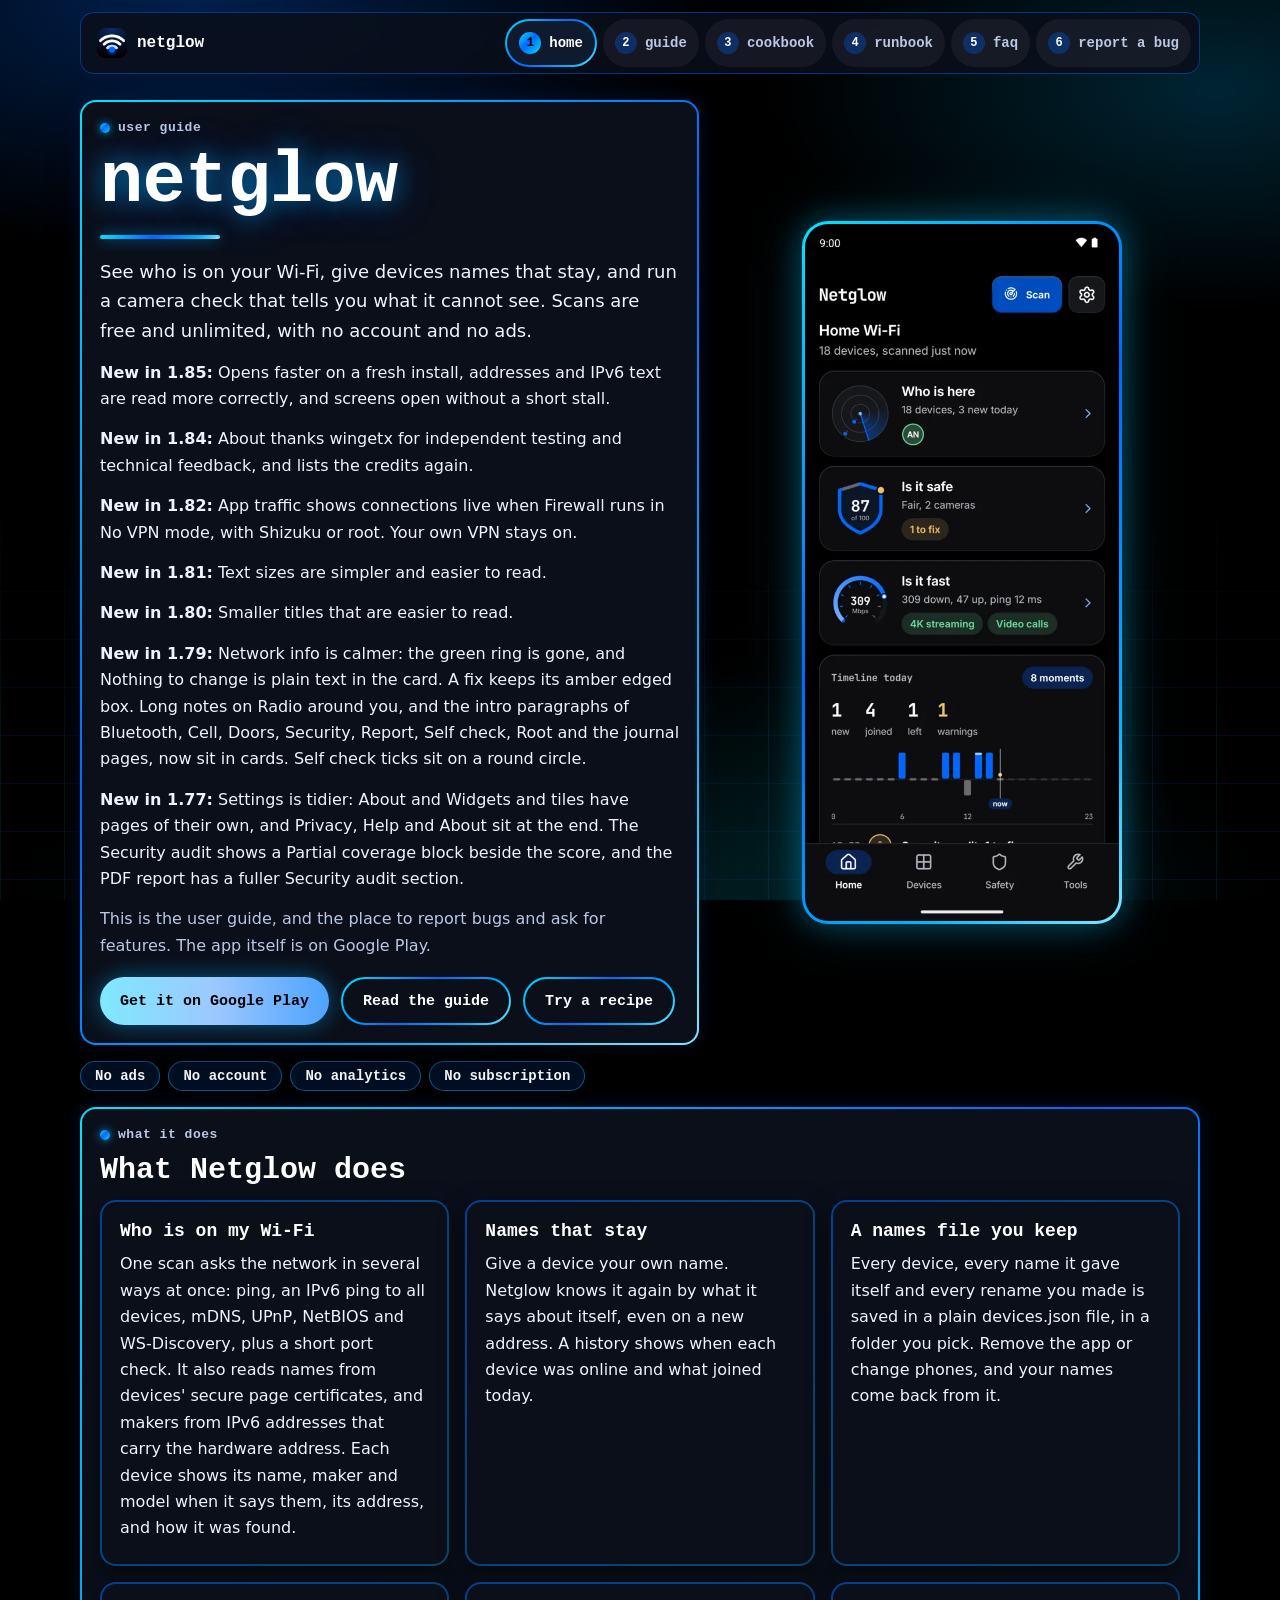
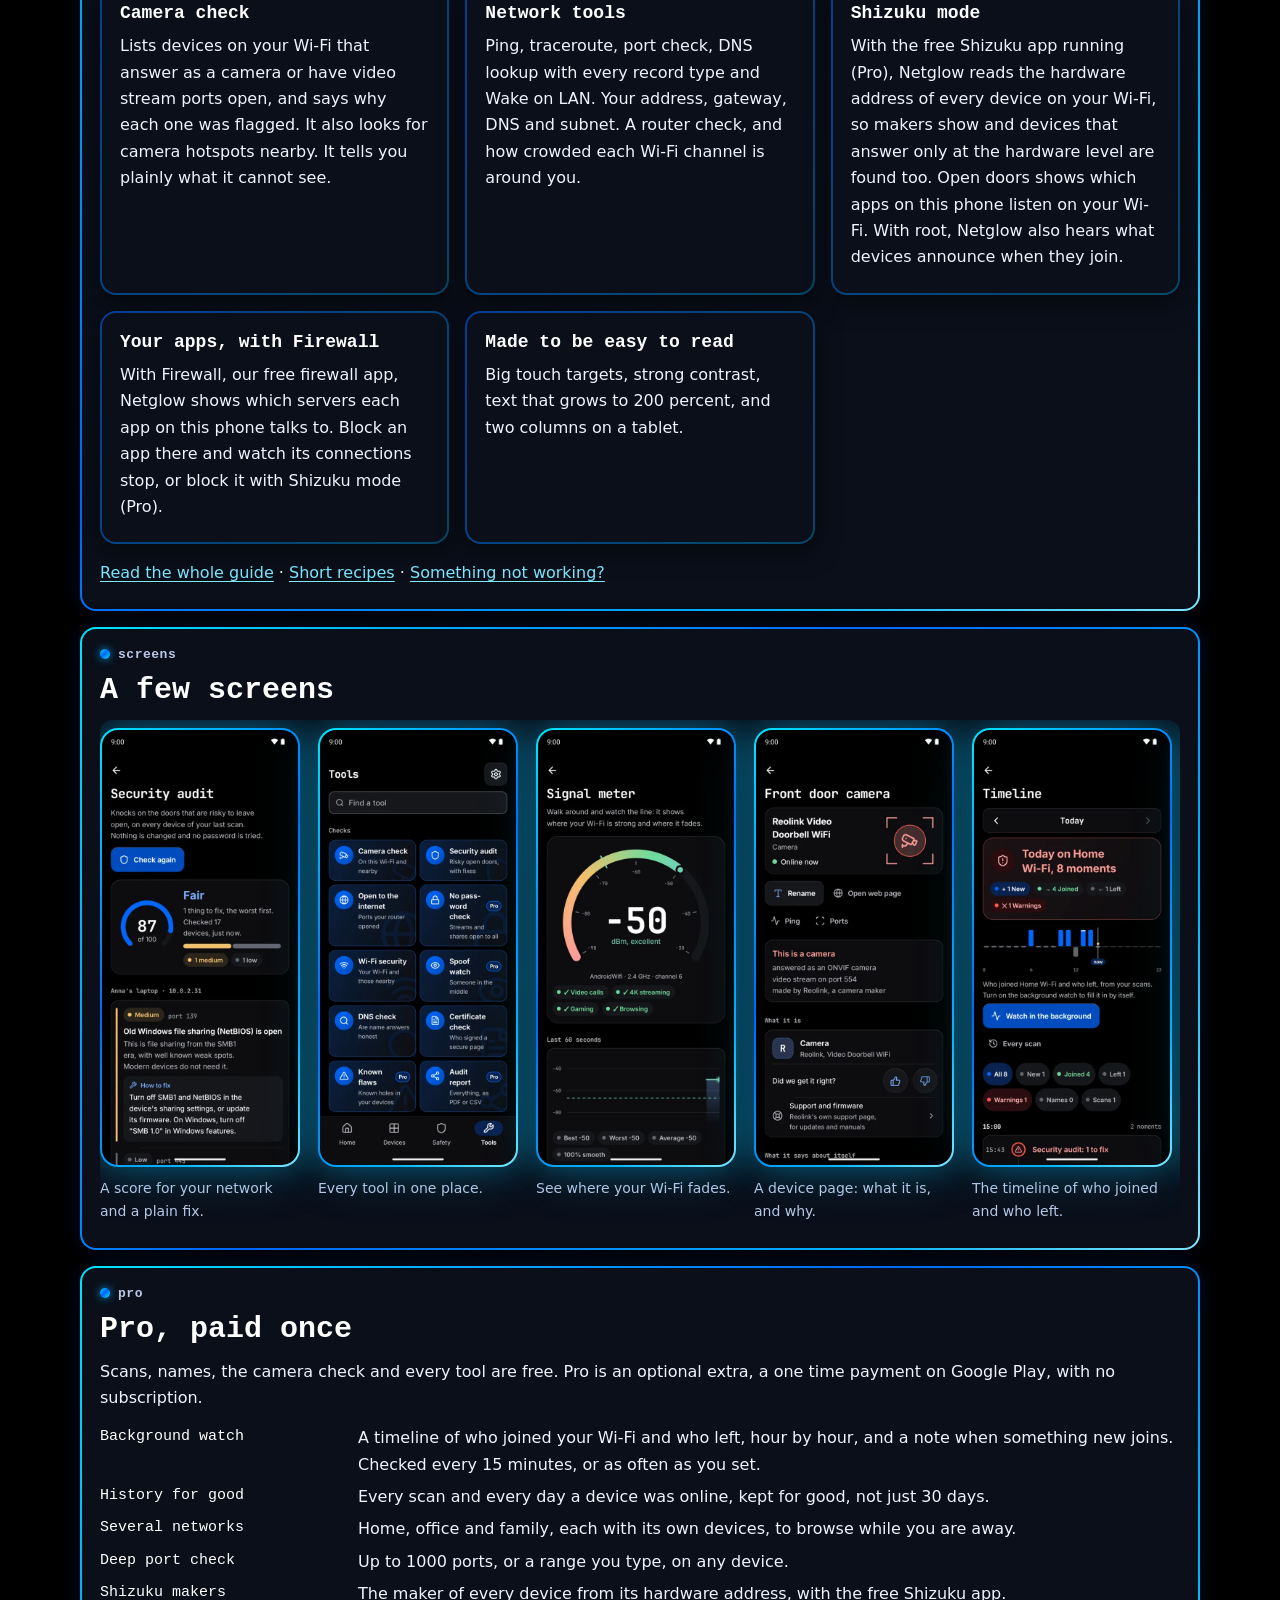
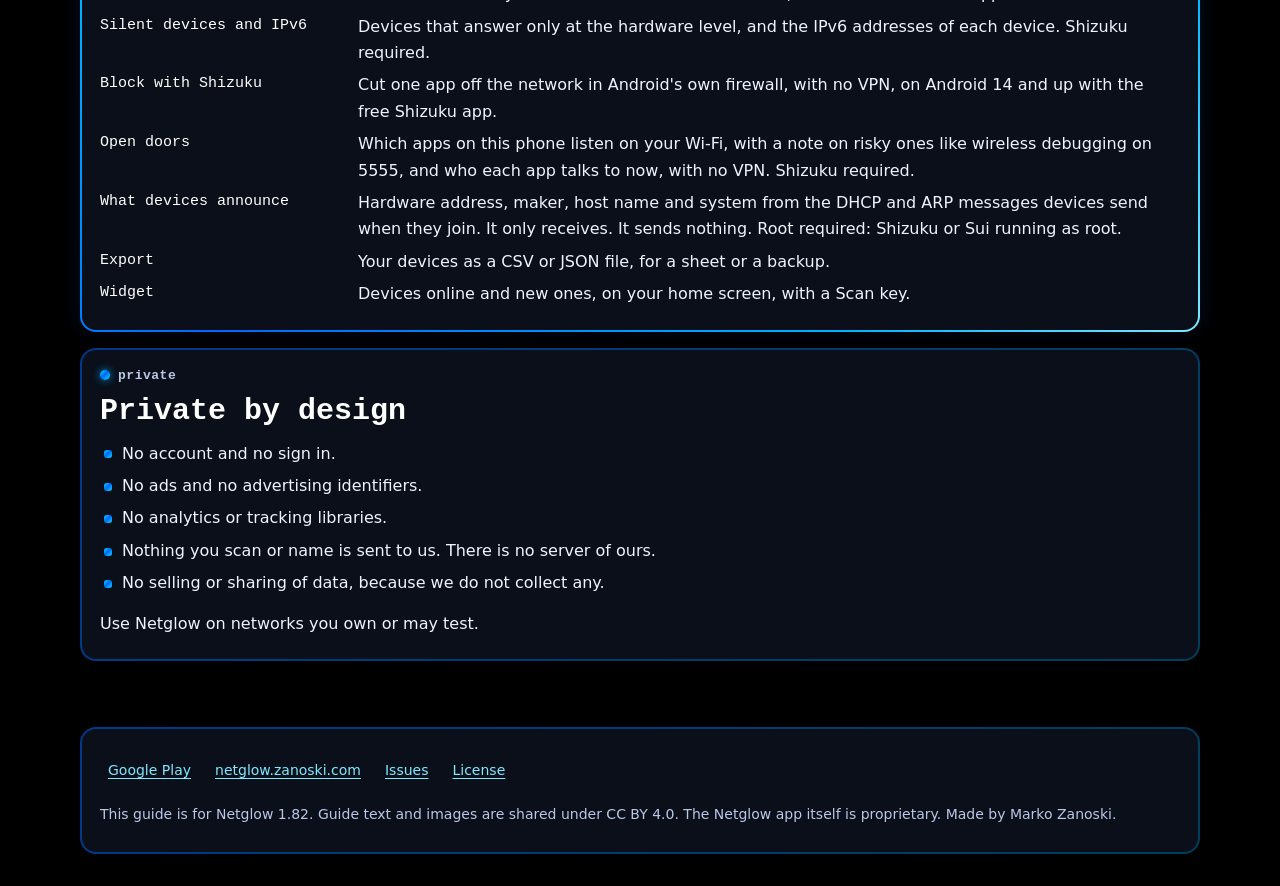
<file: docs/index.html>
<!doctype html>
<html lang="en">
<head>
<meta charset="utf-8">
<meta name="viewport" content="width=device-width, initial-scale=1">
<title>Netglow</title>
<meta name="description" content="User guide for Netglow, an Android Wi-Fi scanner with names that stay and a camera check that says what it cannot see.">
<meta name="theme-color" content="#000000">
<meta property="og:title" content="Netglow">
<meta property="og:description" content="User guide for Netglow, an Android Wi-Fi scanner with names that stay and a camera check that says what it cannot see.">
<meta property="og:image" content="img/network.webp">
<link rel="icon" type="image/png" href="img/icon-192.png">
<link rel="stylesheet" href="style.css">
</head>
<body>
<a class="skip" href="#main">Skip to content</a>
<header class="bar">
  <a class="brand" href="index.html"><img src="img/icon-192.png" alt="" width="30" height="30"><span>netglow</span></a>
  <nav class="nav" aria-label="Guide pages"><ul><li><a href="index.html" aria-current="page"><span class="ws" aria-hidden="true">1</span>home</a></li><li><a href="guide.html"><span class="ws" aria-hidden="true">2</span>guide</a></li><li><a href="cookbook.html"><span class="ws" aria-hidden="true">3</span>cookbook</a></li><li><a href="runbook.html"><span class="ws" aria-hidden="true">4</span>runbook</a></li><li><a href="faq.html"><span class="ws" aria-hidden="true">5</span>faq</a></li><li><a href="report.html"><span class="ws" aria-hidden="true">6</span>report a bug</a></li></ul></nav>
</header>
<div class="wrap">
<main id="main">

<section class="hero" aria-labelledby="hero-h">
  <div class="tile">
    <div class="title" aria-hidden="true">user guide</div>
    <h1 id="hero-h">netglow</h1>
    <div class="underline" aria-hidden="true"></div>
    <p class="lede">See who is on your Wi-Fi, give devices names that stay, and run a camera check that tells you what it cannot see. Scans are free and unlimited, with no account and no ads.</p>
    <p><strong>New in 1.85:</strong> Opens faster on a fresh install, addresses and IPv6 text are read more correctly, and screens open without a short stall.</p>
    <p><strong>New in 1.84:</strong> About thanks wingetx for independent testing and technical feedback, and lists the credits again.</p>
    <p><strong>New in 1.82:</strong> App traffic shows connections live when Firewall runs in No VPN mode, with Shizuku or root. Your own VPN stays on.</p>
    <p><strong>New in 1.81:</strong> Text sizes are simpler and easier to read.</p>
    <p><strong>New in 1.80:</strong> Smaller titles that are easier to read.</p>
    <p><strong>New in 1.79:</strong> Network info is calmer: the green ring is gone, and Nothing to change is plain text in the card. A fix keeps its amber edged box. Long notes on Radio around you, and the intro paragraphs of Bluetooth, Cell, Doors, Security, Report, Self check, Root and the journal pages, now sit in cards. Self check ticks sit on a round circle.</p>
    <p><strong>New in 1.77:</strong> Settings is tidier: About and Widgets and tiles have pages of their own, and Privacy, Help and About sit at the end. The Security audit shows a Partial coverage block beside the score, and the PDF report has a fuller Security audit section.</p>
    <p class="dim">This is the user guide, and the place to report bugs and ask for features. The app itself is on Google Play.</p>
    <div class="actions">
      <a class="btn" href="https://play.google.com/store/apps/details?id=com.zanoshky.netglow&amp;referrer=utm_source%3Dgithub-guide%26utm_medium%3Ddocs%26utm_campaign%3Dnetglow-2026-11">Get it on Google Play</a>
      <a class="btn ghost" href="guide.html">Read the guide</a>
      <a class="btn ghost" href="cookbook.html">Try a recipe</a>
    </div>
  </div>
  <div class="phone"><img src="img/network.webp" width="540" height="1200" alt="The Netglow Home screen after a scan, in the black look: the name of the Wi-Fi and 18 devices scanned just now, Scan and Settings keys, then the cards Who is here, Is it safe, Is it fast with 309 Mbps, and Timeline today, with the bottom bar Home, Devices, Safety and Tools."></div>
</section>
<ul class="chips" aria-label="Netglow promises"><li>No ads</li><li>No account</li><li>No analytics</li><li>No subscription</li></ul>
<section class="tile" id="features" aria-labelledby="features-h"><div class="title" aria-hidden="true">what it does</div><h2 id="features-h">What Netglow does</h2>
<div class="tiles"><div class="tile quiet"><h3>Who is on my Wi-Fi</h3><p>One scan asks the network in several ways at once: ping, an IPv6 ping to all devices, mDNS, UPnP, NetBIOS and WS-Discovery, plus a short port check. It also reads names from devices' secure page certificates, and makers from IPv6 addresses that carry the hardware address. Each device shows its name, maker and model when it says them, its address, and how it was found.</p></div><div class="tile quiet"><h3>Names that stay</h3><p>Give a device your own name. Netglow knows it again by what it says about itself, even on a new address. A history shows when each device was online and what joined today.</p></div><div class="tile quiet"><h3>A names file you keep</h3><p>Every device, every name it gave itself and every rename you made is saved in a plain devices.json file, in a folder you pick. Remove the app or change phones, and your names come back from it.</p></div><div class="tile quiet"><h3>Camera check</h3><p>Lists devices on your Wi-Fi that answer as a camera or have video stream ports open, and says why each one was flagged. It also looks for camera hotspots nearby. It tells you plainly what it cannot see.</p></div><div class="tile quiet"><h3>Network tools</h3><p>Ping, traceroute, port check, DNS lookup with every record type and Wake on LAN. Your address, gateway, DNS and subnet. A router check, and how crowded each Wi-Fi channel is around you.</p></div><div class="tile quiet"><h3>Shizuku mode</h3><p>With the free Shizuku app running (Pro), Netglow reads the hardware address of every device on your Wi-Fi, so makers show and devices that answer only at the hardware level are found too. Open doors shows which apps on this phone listen on your Wi-Fi. With root, Netglow also hears what devices announce when they join.</p></div><div class="tile quiet"><h3>Your apps, with Firewall</h3><p>With Firewall, our free firewall app, Netglow shows which servers each app on this phone talks to. Block an app there and watch its connections stop, or block it with Shizuku mode (Pro).</p></div><div class="tile quiet"><h3>Made to be easy to read</h3><p>Big touch targets, strong contrast, text that grows to 200 percent, and two columns on a tablet.</p></div></div>
<p><a href="guide.html">Read the whole guide</a> · <a href="cookbook.html">Short recipes</a> · <a href="runbook.html">Something not working?</a></p>
</section>
<section class="tile" id="screens" aria-labelledby="screens-h"><div class="title" aria-hidden="true">screens</div><h2 id="screens-h">A few screens</h2>
<div class="shots-wrap"><ul class="shots">
<li><figure><div class="phone"><img src="img/safety.webp" width="540" height="1200" loading="lazy" alt="The Security audit page: a score of 87 of 100 called Fair, one thing to fix, and the finding Old Windows file sharing (NetBIOS) is open with how to fix it."></div><figcaption>A score for your network and a plain fix.</figcaption></figure></li>
<li><figure><div class="phone"><img src="img/tools.webp" width="540" height="1200" loading="lazy" alt="The Tools tab: a Find a tool box and tiles for Camera check, Security audit, Open to the internet, Wi-Fi security, DNS check and more, with Pro tools tagged."></div><figcaption>Every tool in one place.</figcaption></figure></li>
<li><figure><div class="phone"><img src="img/signal.webp" width="540" height="1200" loading="lazy" alt="The Signal meter: a gauge reading minus 50 dBm, excellent, with a chart of the last 60 seconds."></div><figcaption>See where your Wi-Fi fades.</figcaption></figure></li>
<li><figure><div class="phone"><img src="img/device.webp" width="540" height="1200" loading="lazy" alt="A device page named Front door camera: a card saying Reolink Video Doorbell WiFi, Camera, Online now, keys Rename, Open web page, Ping and Ports, then a card that says This is a camera and why, and What it is."></div><figcaption>A device page: what it is, and why.</figcaption></figure></li>
<li><figure><div class="phone"><img src="img/timeline.webp" width="540" height="1200" loading="lazy" alt="The Timeline page with Pro: a day picker, a card Today on Home Wi-Fi with 8 moments (1 new, 4 joined, 1 left, 1 warning), an hour by hour chart, a Watch in the background key and a filter row."></div><figcaption>The timeline of who joined and who left.</figcaption></figure></li>
<li><figure><div class="phone"><img src="img/shizuku.webp" width="540" height="1200" loading="lazy" alt="The Shizuku mode page in the black look: what it adds, as a list of the maker of every device, silent devices, IPv6 neighbours, block an app with no VPN, Open doors and What devices announce, each marked Pro."></div><figcaption>Shizuku mode: makers for every device.</figcaption></figure></li>
</ul></div>
</section>
<section class="tile" id="pro" aria-labelledby="pro-h"><div class="title" aria-hidden="true">pro</div><h2 id="pro-h">Pro, paid once</h2>
<p>Scans, names, the camera check and every tool are free. Pro is an optional extra, a one time payment on Google Play, with no subscription.</p>
<dl class="keys"><dt>Background watch</dt><dd>A timeline of who joined your Wi-Fi and who left, hour by hour, and a note when something new joins. Checked every 15 minutes, or as often as you set.</dd><dt>History for good</dt><dd>Every scan and every day a device was online, kept for good, not just 30 days.</dd><dt>Several networks</dt><dd>Home, office and family, each with its own devices, to browse while you are away.</dd><dt>Deep port check</dt><dd>Up to 1000 ports, or a range you type, on any device.</dd><dt>Shizuku makers</dt><dd>The maker of every device from its hardware address, with the free Shizuku app.</dd><dt>Silent devices and IPv6</dt><dd>Devices that answer only at the hardware level, and the IPv6 addresses of each device. Shizuku required.</dd><dt>Block with Shizuku</dt><dd>Cut one app off the network in Android's own firewall, with no VPN, on Android 14 and up with the free Shizuku app.</dd><dt>Open doors</dt><dd>Which apps on this phone listen on your Wi-Fi, with a note on risky ones like wireless debugging on 5555, and who each app talks to now, with no VPN. Shizuku required.</dd><dt>What devices announce</dt><dd>Hardware address, maker, host name and system from the DHCP and ARP messages devices send when they join. It only receives. It sends nothing. Root required: Shizuku or Sui running as root.</dd><dt>Export</dt><dd>Your devices as a CSV or JSON file, for a sheet or a backup.</dd><dt>Widget</dt><dd>Devices online and new ones, on your home screen, with a Scan key.</dd></dl>
</section>
<section class="tile quiet" id="private" aria-labelledby="private-h"><div class="title" aria-hidden="true">private</div><h2 id="private-h">Private by design</h2>
<ul class="dots"><li>No account and no sign in.</li><li>No ads and no advertising identifiers.</li><li>No analytics or tracking libraries.</li><li>Nothing you scan or name is sent to us. There is no server of ours.</li><li>No selling or sharing of data, because we do not collect any.</li></ul>
<p>Use Netglow on networks you own or may test.</p>
</section>

</main>
<footer>
  <div class="tile quiet">
  <ul>
    <li><a href="https://play.google.com/store/apps/details?id=com.zanoshky.netglow&amp;referrer=utm_source%3Dgithub-guide%26utm_medium%3Ddocs%26utm_campaign%3Dnetglow-2026-11">Google Play</a></li>
    <li><a href="https://netglow.zanoski.com">netglow.zanoski.com</a></li>
    <li><a href="https://github.com/Zanoshky/netglow-app/issues">Issues</a></li>
    <li><a href="https://github.com/Zanoshky/netglow-app/blob/main/LICENSE">License</a></li>
  </ul>
  <p>This guide is for Netglow 1.82. Guide text and images are shared under CC BY 4.0. The Netglow app itself is proprietary. Made by Marko Zanoski.</p>
  </div>
</footer>
</div>
</body>
</html>
</file>
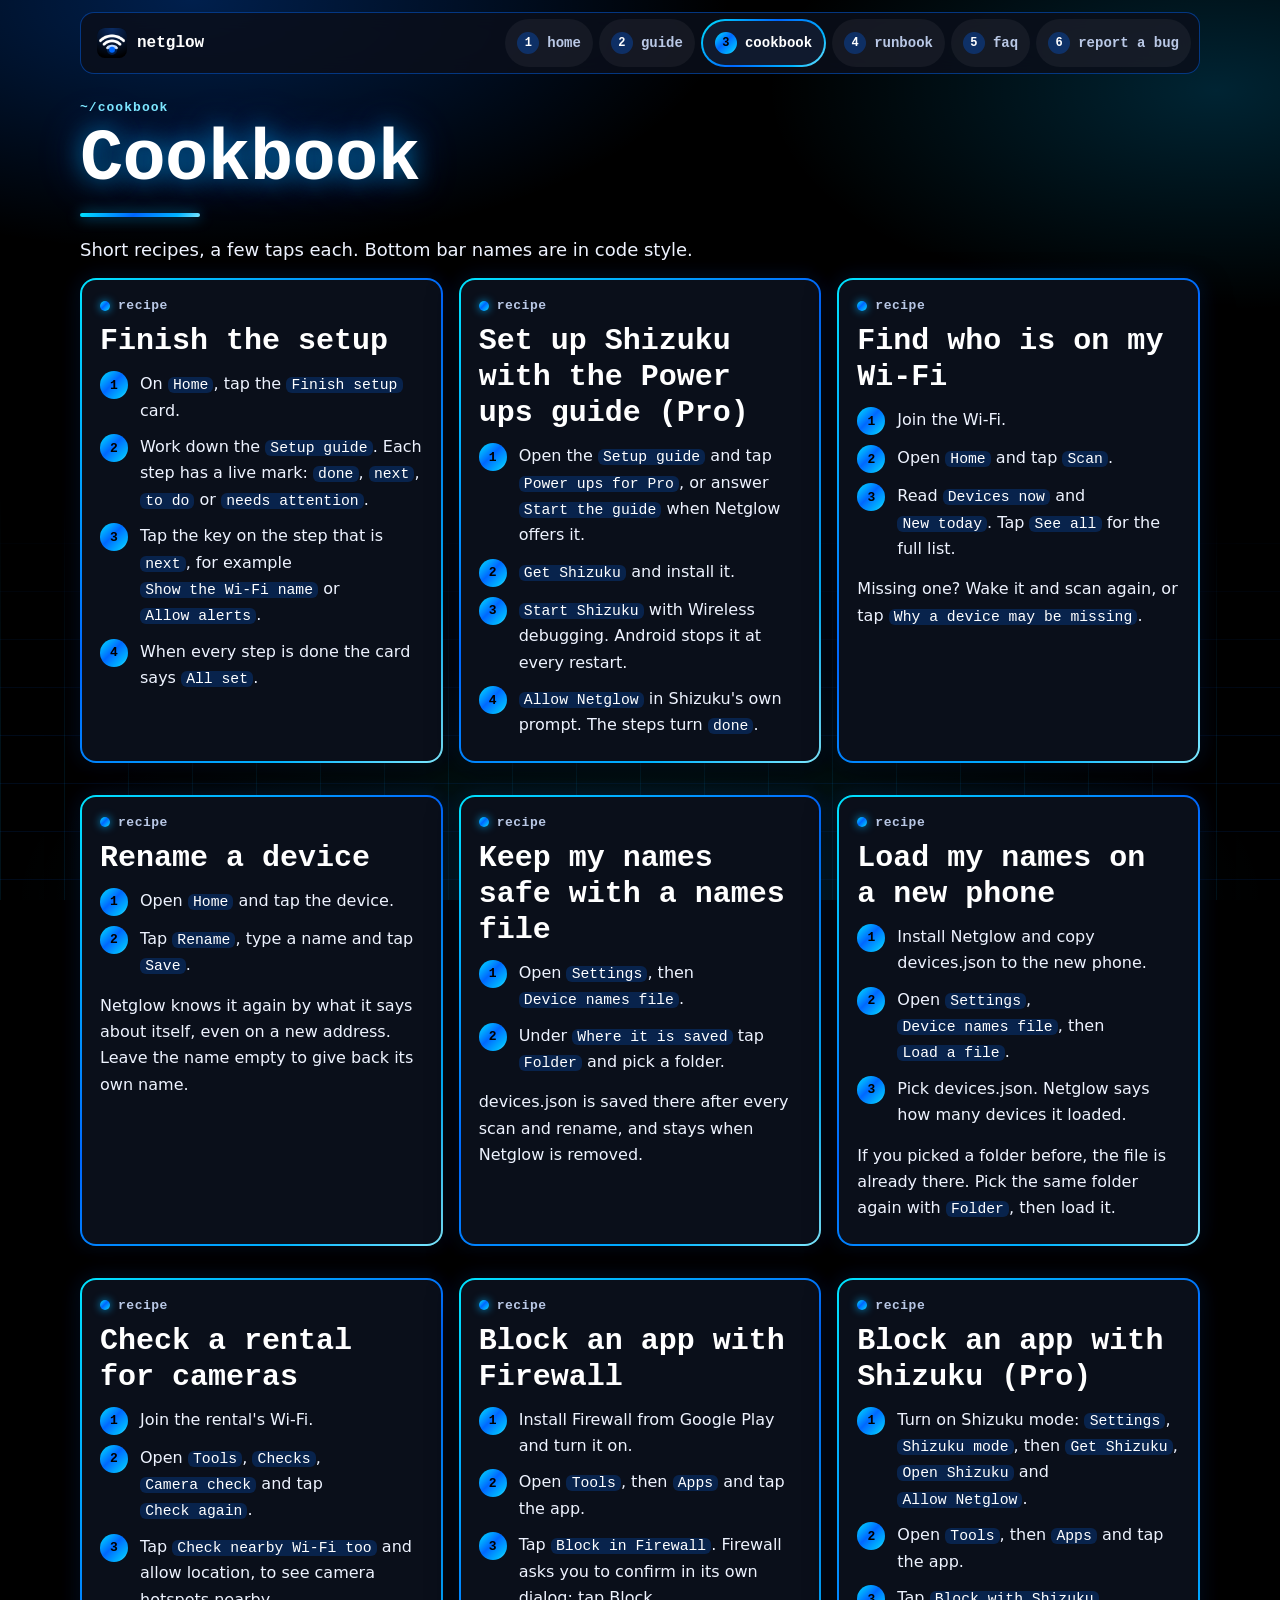
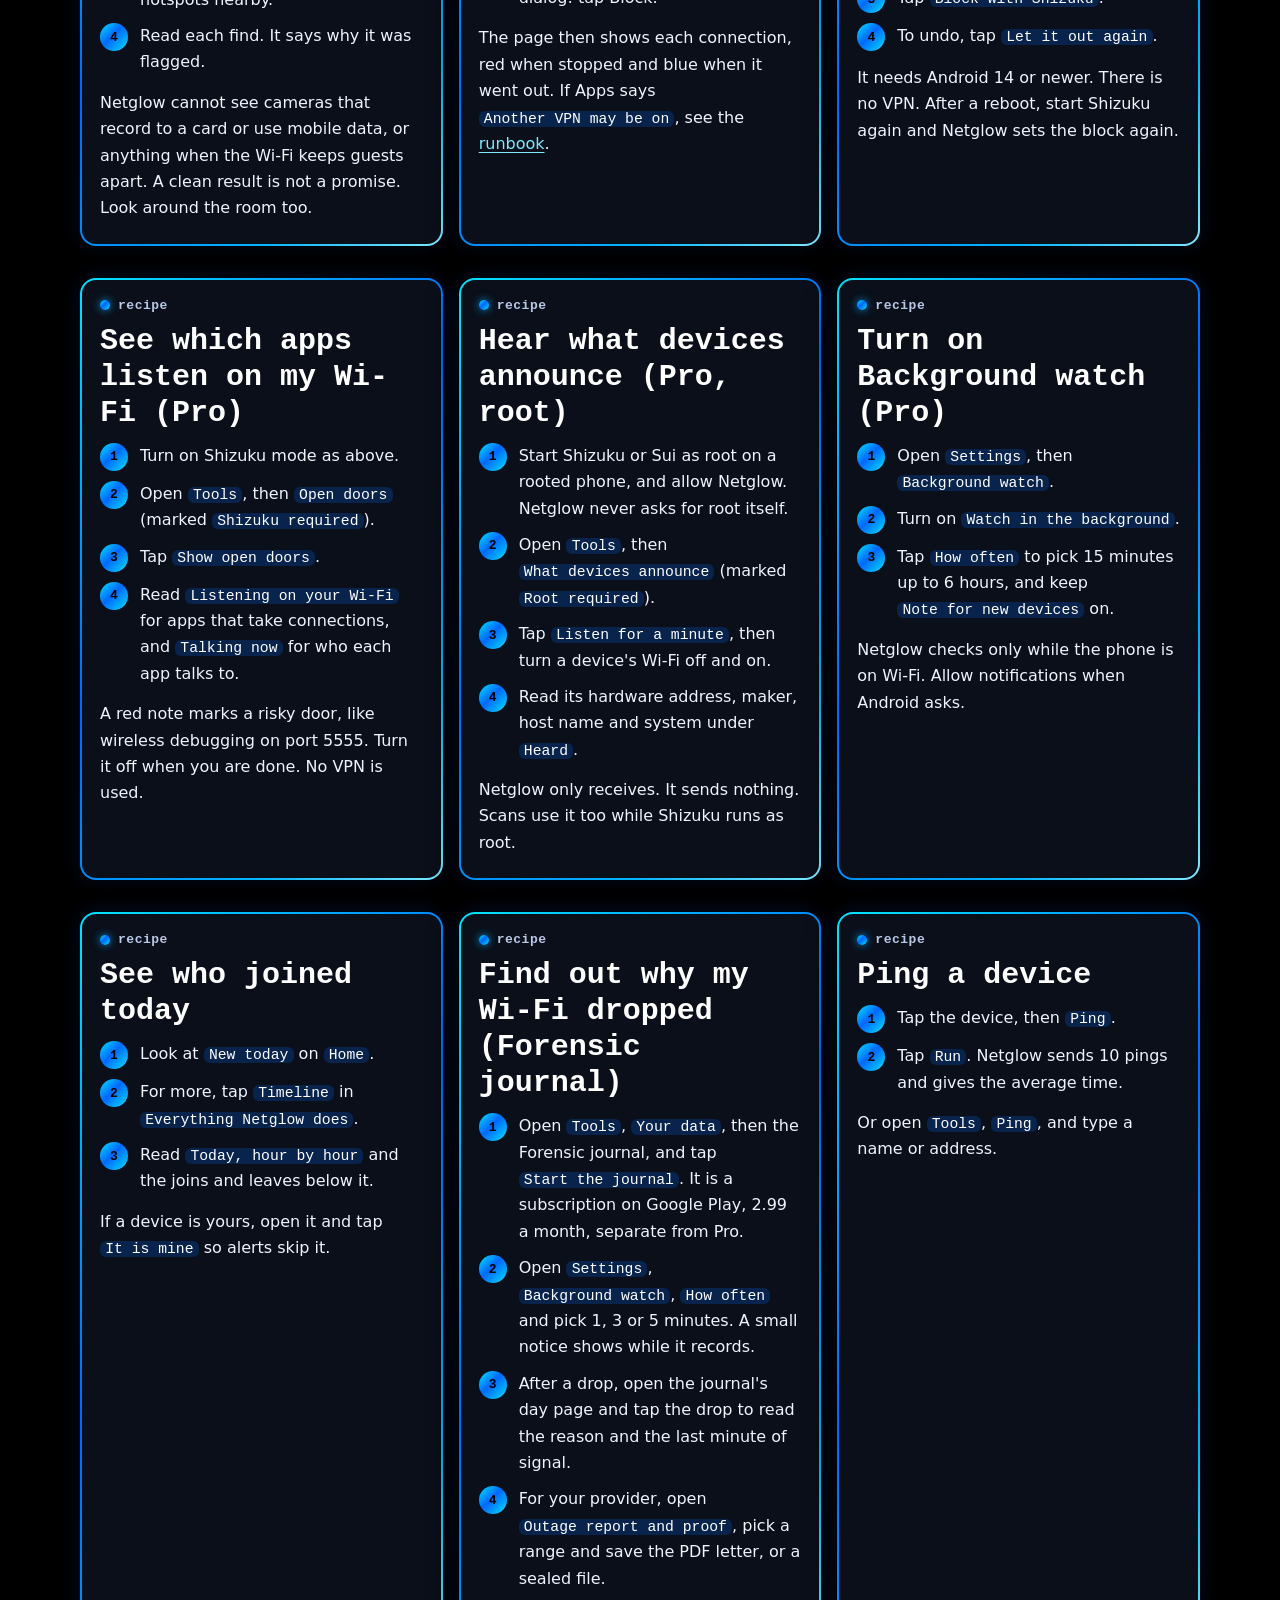
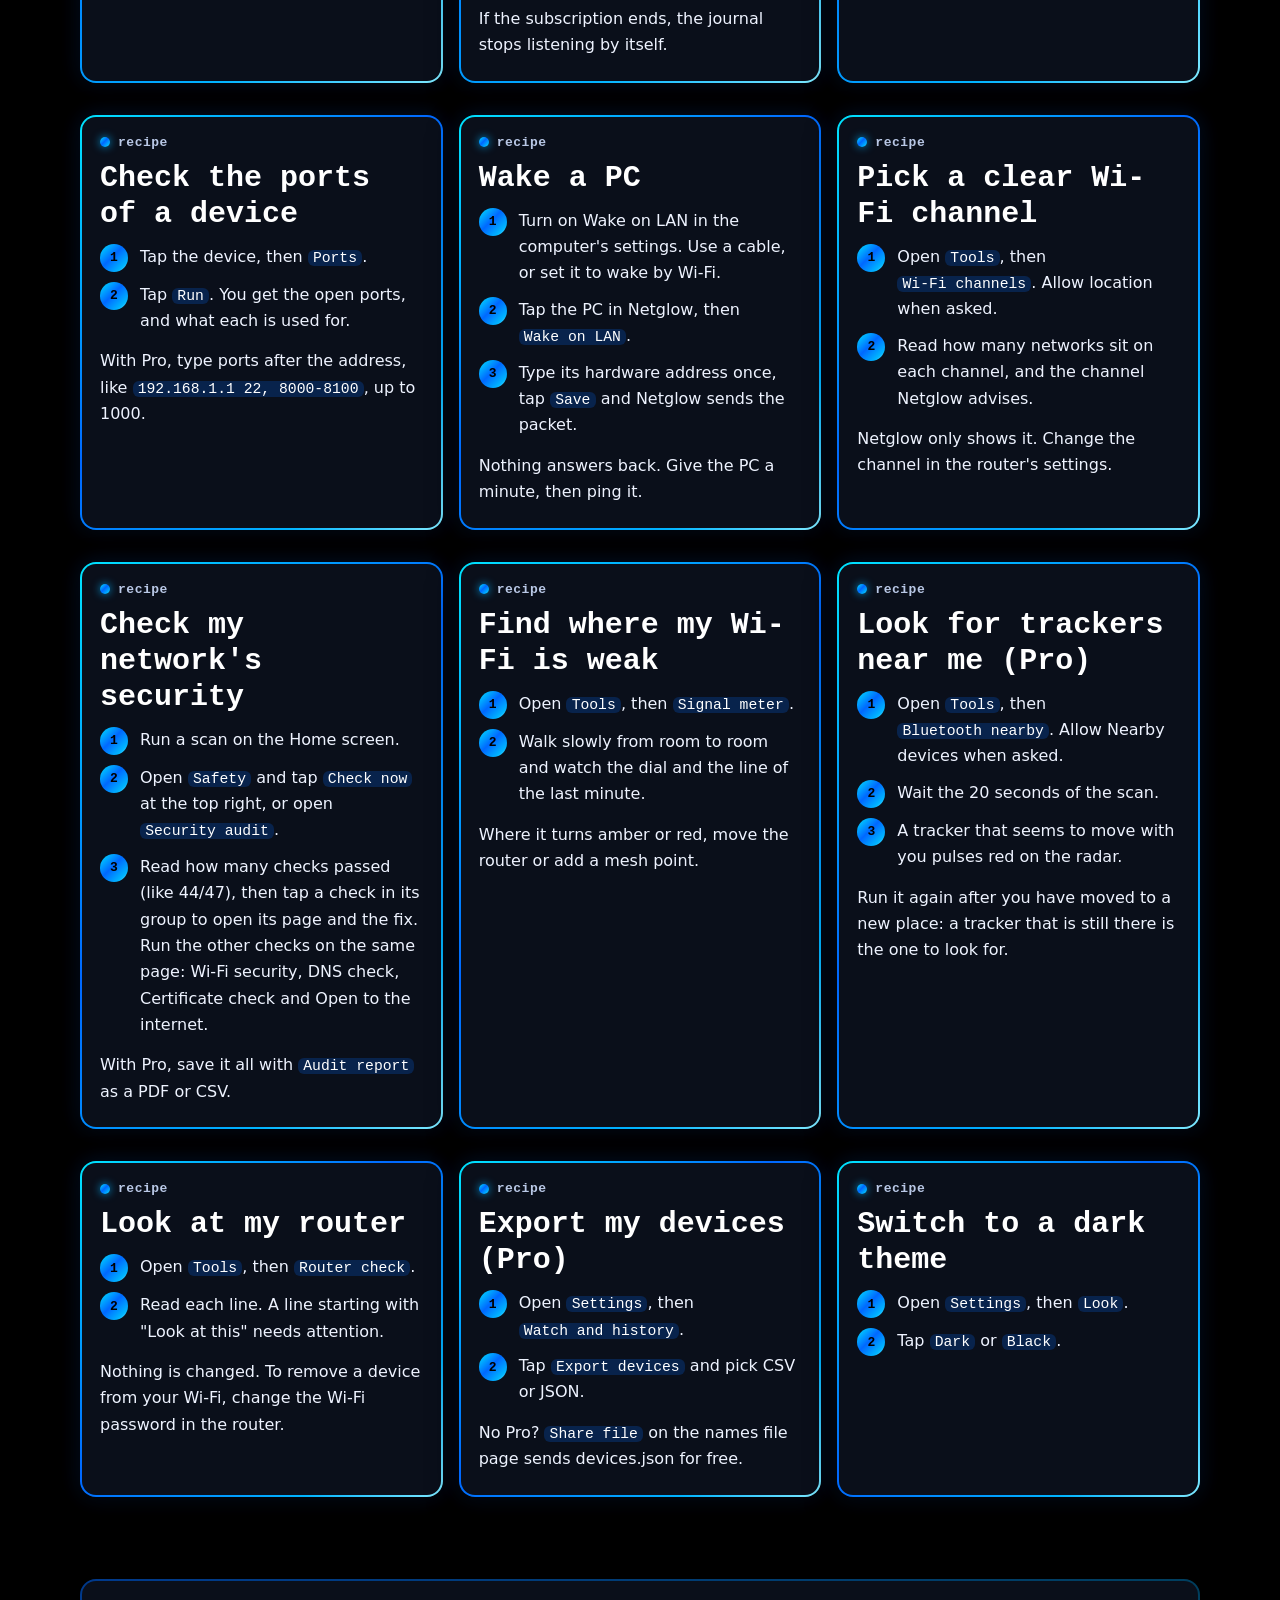
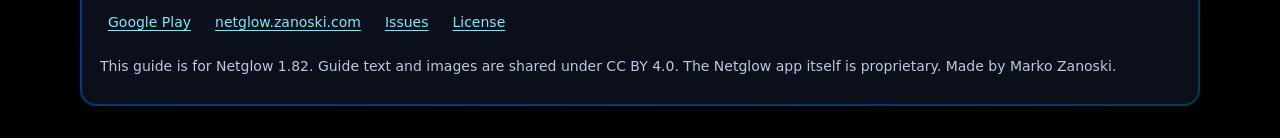
<file: docs/cookbook.html>
<!doctype html>
<html lang="en">
<head>
<meta charset="utf-8">
<meta name="viewport" content="width=device-width, initial-scale=1">
<title>Cookbook · Netglow user guide</title>
<meta name="description" content="Short Netglow recipes, a few taps each: find who is on your Wi-Fi, rename devices, keep a names file, check for cameras, block an app, watch the network.">
<meta name="theme-color" content="#000000">
<meta property="og:title" content="Cookbook · Netglow user guide">
<meta property="og:description" content="Short Netglow recipes, a few taps each: find who is on your Wi-Fi, rename devices, keep a names file, check for cameras, block an app, watch the network.">
<meta property="og:image" content="img/network.webp">
<link rel="icon" type="image/png" href="img/icon-192.png">
<link rel="stylesheet" href="style.css">
</head>
<body>
<a class="skip" href="#main">Skip to content</a>
<header class="bar">
  <a class="brand" href="index.html"><img src="img/icon-192.png" alt="" width="30" height="30"><span>netglow</span></a>
  <nav class="nav" aria-label="Guide pages"><ul><li><a href="index.html"><span class="ws" aria-hidden="true">1</span>home</a></li><li><a href="guide.html"><span class="ws" aria-hidden="true">2</span>guide</a></li><li><a href="cookbook.html" aria-current="page"><span class="ws" aria-hidden="true">3</span>cookbook</a></li><li><a href="runbook.html"><span class="ws" aria-hidden="true">4</span>runbook</a></li><li><a href="faq.html"><span class="ws" aria-hidden="true">5</span>faq</a></li><li><a href="report.html"><span class="ws" aria-hidden="true">6</span>report a bug</a></li></ul></nav>
</header>
<div class="wrap">
<main id="main">

<div class="eyebrow">~/cookbook</div>
<h1>Cookbook</h1>
<div class="underline" aria-hidden="true"></div>
<p class="lede">Short recipes, a few taps each. Bottom bar names are in code style.</p>
<div class="tiles"><section class="tile" id="setup" aria-labelledby="setup-h"><div class="title" aria-hidden="true">recipe</div><h2 id="setup-h">Finish the setup</h2>
<ol class="steps"><li>On <code>Home</code>, tap the <code>Finish setup</code> card.</li><li>Work down the <code>Setup guide</code>. Each step has a live mark: <code>done</code>, <code>next</code>, <code>to do</code> or <code>needs attention</code>.</li><li>Tap the key on the step that is <code>next</code>, for example <code>Show the Wi-Fi name</code> or <code>Allow alerts</code>.</li><li>When every step is done the card says <code>All set</code>.</li></ol>
</section>
<section class="tile" id="power" aria-labelledby="power-h"><div class="title" aria-hidden="true">recipe</div><h2 id="power-h">Set up Shizuku with the Power ups guide (Pro)</h2>
<ol class="steps"><li>Open the <code>Setup guide</code> and tap <code>Power ups for Pro</code>, or answer <code>Start the guide</code> when Netglow offers it.</li><li><code>Get Shizuku</code> and install it.</li><li><code>Start Shizuku</code> with Wireless debugging. Android stops it at every restart.</li><li><code>Allow Netglow</code> in Shizuku's own prompt. The steps turn <code>done</code>.</li></ol>
</section>
<section class="tile" id="who" aria-labelledby="who-h"><div class="title" aria-hidden="true">recipe</div><h2 id="who-h">Find who is on my Wi-Fi</h2>
<ol class="steps"><li>Join the Wi-Fi.</li><li>Open <code>Home</code> and tap <code>Scan</code>.</li><li>Read <code>Devices now</code> and <code>New today</code>. Tap <code>See all</code> for the full list.</li></ol><p>Missing one? Wake it and scan again, or tap <code>Why a device may be missing</code>.</p>
</section>
<section class="tile" id="rename" aria-labelledby="rename-h"><div class="title" aria-hidden="true">recipe</div><h2 id="rename-h">Rename a device</h2>
<ol class="steps"><li>Open <code>Home</code> and tap the device.</li><li>Tap <code>Rename</code>, type a name and tap <code>Save</code>.</li></ol><p>Netglow knows it again by what it says about itself, even on a new address. Leave the name empty to give back its own name.</p>
</section>
<section class="tile" id="keep" aria-labelledby="keep-h"><div class="title" aria-hidden="true">recipe</div><h2 id="keep-h">Keep my names safe with a names file</h2>
<ol class="steps"><li>Open <code>Settings</code>, then <code>Device names file</code>.</li><li>Under <code>Where it is saved</code> tap <code>Folder</code> and pick a folder.</li></ol><p>devices.json is saved there after every scan and rename, and stays when Netglow is removed.</p>
</section>
<section class="tile" id="load" aria-labelledby="load-h"><div class="title" aria-hidden="true">recipe</div><h2 id="load-h">Load my names on a new phone</h2>
<ol class="steps"><li>Install Netglow and copy devices.json to the new phone.</li><li>Open <code>Settings</code>, <code>Device names file</code>, then <code>Load a file</code>.</li><li>Pick devices.json. Netglow says how many devices it loaded.</li></ol><p>If you picked a folder before, the file is already there. Pick the same folder again with <code>Folder</code>, then load it.</p>
</section>
<section class="tile" id="rental" aria-labelledby="rental-h"><div class="title" aria-hidden="true">recipe</div><h2 id="rental-h">Check a rental for cameras</h2>
<ol class="steps"><li>Join the rental's Wi-Fi.</li><li>Open <code>Tools</code>, <code>Checks</code>, <code>Camera check</code> and tap <code>Check again</code>.</li><li>Tap <code>Check nearby Wi-Fi too</code> and allow location, to see camera hotspots nearby.</li><li>Read each find. It says why it was flagged.</li></ol><p>Netglow cannot see cameras that record to a card or use mobile data, or anything when the Wi-Fi keeps guests apart. A clean result is not a promise. Look around the room too.</p>
</section>
<section class="tile" id="fwblock" aria-labelledby="fwblock-h"><div class="title" aria-hidden="true">recipe</div><h2 id="fwblock-h">Block an app with Firewall</h2>
<ol class="steps"><li>Install Firewall from Google Play and turn it on.</li><li>Open <code>Tools</code>, then <code>Apps</code> and tap the app.</li><li>Tap <code>Block in Firewall</code>. Firewall asks you to confirm in its own dialog: tap Block.</li></ol><p>The page then shows each connection, red when stopped and blue when it went out. If Apps says <code>Another VPN may be on</code>, see the <a href="runbook.html#vpn">runbook</a>.</p>
</section>
<section class="tile" id="szblock" aria-labelledby="szblock-h"><div class="title" aria-hidden="true">recipe</div><h2 id="szblock-h">Block an app with Shizuku (Pro)</h2>
<ol class="steps"><li>Turn on Shizuku mode: <code>Settings</code>, <code>Shizuku mode</code>, then <code>Get Shizuku</code>, <code>Open Shizuku</code> and <code>Allow Netglow</code>.</li><li>Open <code>Tools</code>, then <code>Apps</code> and tap the app.</li><li>Tap <code>Block with Shizuku</code>.</li><li>To undo, tap <code>Let it out again</code>.</li></ol><p>It needs Android 14 or newer. There is no VPN. After a reboot, start Shizuku again and Netglow sets the block again.</p>
</section>
<section class="tile" id="doors" aria-labelledby="doors-h"><div class="title" aria-hidden="true">recipe</div><h2 id="doors-h">See which apps listen on my Wi-Fi (Pro)</h2>
<ol class="steps"><li>Turn on Shizuku mode as above.</li><li>Open <code>Tools</code>, then <code>Open doors</code> (marked <code>Shizuku required</code>).</li><li>Tap <code>Show open doors</code>.</li><li>Read <code>Listening on your Wi-Fi</code> for apps that take connections, and <code>Talking now</code> for who each app talks to.</li></ol><p>A red note marks a risky door, like wireless debugging on port 5555. Turn it off when you are done. No VPN is used.</p>
</section>
<section class="tile" id="announce" aria-labelledby="announce-h"><div class="title" aria-hidden="true">recipe</div><h2 id="announce-h">Hear what devices announce (Pro, root)</h2>
<ol class="steps"><li>Start Shizuku or Sui as root on a rooted phone, and allow Netglow. Netglow never asks for root itself.</li><li>Open <code>Tools</code>, then <code>What devices announce</code> (marked <code>Root required</code>).</li><li>Tap <code>Listen for a minute</code>, then turn a device's Wi-Fi off and on.</li><li>Read its hardware address, maker, host name and system under <code>Heard</code>.</li></ol><p>Netglow only receives. It sends nothing. Scans use it too while Shizuku runs as root.</p>
</section>
<section class="tile" id="watch" aria-labelledby="watch-h"><div class="title" aria-hidden="true">recipe</div><h2 id="watch-h">Turn on Background watch (Pro)</h2>
<ol class="steps"><li>Open <code>Settings</code>, then <code>Background watch</code>.</li><li>Turn on <code>Watch in the background</code>.</li><li>Tap <code>How often</code> to pick 15 minutes up to 6 hours, and keep <code>Note for new devices</code> on.</li></ol><p>Netglow checks only while the phone is on Wi-Fi. Allow notifications when Android asks.</p>
</section>
<section class="tile" id="today" aria-labelledby="today-h"><div class="title" aria-hidden="true">recipe</div><h2 id="today-h">See who joined today</h2>
<ol class="steps"><li>Look at <code>New today</code> on <code>Home</code>.</li><li>For more, tap <code>Timeline</code> in <code>Everything Netglow does</code>.</li><li>Read <code>Today, hour by hour</code> and the joins and leaves below it.</li></ol><p>If a device is yours, open it and tap <code>It is mine</code> so alerts skip it.</p>
</section>
<section class="tile" id="journal" aria-labelledby="journal-h"><div class="title" aria-hidden="true">recipe</div><h2 id="journal-h">Find out why my Wi-Fi dropped (Forensic journal)</h2>
<ol class="steps"><li>Open <code>Tools</code>, <code>Your data</code>, then the Forensic journal, and tap <code>Start the journal</code>. It is a subscription on Google Play, 2.99 a month, separate from Pro.</li><li>Open <code>Settings</code>, <code>Background watch</code>, <code>How often</code> and pick 1, 3 or 5 minutes. A small notice shows while it records.</li><li>After a drop, open the journal's day page and tap the drop to read the reason and the last minute of signal.</li><li>For your provider, open <code>Outage report and proof</code>, pick a range and save the PDF letter, or a sealed file.</li></ol><p>If the subscription ends, the journal stops listening by itself.</p>
</section>
<section class="tile" id="ping" aria-labelledby="ping-h"><div class="title" aria-hidden="true">recipe</div><h2 id="ping-h">Ping a device</h2>
<ol class="steps"><li>Tap the device, then <code>Ping</code>.</li><li>Tap <code>Run</code>. Netglow sends 10 pings and gives the average time.</li></ol><p>Or open <code>Tools</code>, <code>Ping</code>, and type a name or address.</p>
</section>
<section class="tile" id="ports" aria-labelledby="ports-h"><div class="title" aria-hidden="true">recipe</div><h2 id="ports-h">Check the ports of a device</h2>
<ol class="steps"><li>Tap the device, then <code>Ports</code>.</li><li>Tap <code>Run</code>. You get the open ports, and what each is used for.</li></ol><p>With Pro, type ports after the address, like <code>192.168.1.1 22, 8000-8100</code>, up to 1000.</p>
</section>
<section class="tile" id="wake" aria-labelledby="wake-h"><div class="title" aria-hidden="true">recipe</div><h2 id="wake-h">Wake a PC</h2>
<ol class="steps"><li>Turn on Wake on LAN in the computer's settings. Use a cable, or set it to wake by Wi-Fi.</li><li>Tap the PC in Netglow, then <code>Wake on LAN</code>.</li><li>Type its hardware address once, tap <code>Save</code> and Netglow sends the packet.</li></ol><p>Nothing answers back. Give the PC a minute, then ping it.</p>
</section>
<section class="tile" id="channel" aria-labelledby="channel-h"><div class="title" aria-hidden="true">recipe</div><h2 id="channel-h">Pick a clear Wi-Fi channel</h2>
<ol class="steps"><li>Open <code>Tools</code>, then <code>Wi-Fi channels</code>. Allow location when asked.</li><li>Read how many networks sit on each channel, and the channel Netglow advises.</li></ol><p>Netglow only shows it. Change the channel in the router's settings.</p>
</section>
<section class="tile" id="security" aria-labelledby="security-h"><div class="title" aria-hidden="true">recipe</div><h2 id="security-h">Check my network's security</h2>
<ol class="steps"><li>Run a scan on the Home screen.</li><li>Open <code>Safety</code> and tap <code>Check now</code> at the top right, or open <code>Security audit</code>.</li><li>Read how many checks passed (like 44/47), then tap a check in its group to open its page and the fix. Run the other checks on the same page: Wi-Fi security, DNS check, Certificate check and Open to the internet.</li></ol><p>With Pro, save it all with <code>Audit report</code> as a PDF or CSV.</p>
</section>
<section class="tile" id="signal" aria-labelledby="signal-h"><div class="title" aria-hidden="true">recipe</div><h2 id="signal-h">Find where my Wi-Fi is weak</h2>
<ol class="steps"><li>Open <code>Tools</code>, then <code>Signal meter</code>.</li><li>Walk slowly from room to room and watch the dial and the line of the last minute.</li></ol><p>Where it turns amber or red, move the router or add a mesh point.</p>
</section>
<section class="tile" id="trackers" aria-labelledby="trackers-h"><div class="title" aria-hidden="true">recipe</div><h2 id="trackers-h">Look for trackers near me (Pro)</h2>
<ol class="steps"><li>Open <code>Tools</code>, then <code>Bluetooth nearby</code>. Allow Nearby devices when asked.</li><li>Wait the 20 seconds of the scan.</li><li>A tracker that seems to move with you pulses red on the radar.</li></ol><p>Run it again after you have moved to a new place: a tracker that is still there is the one to look for.</p>
</section>
<section class="tile" id="router" aria-labelledby="router-h"><div class="title" aria-hidden="true">recipe</div><h2 id="router-h">Look at my router</h2>
<ol class="steps"><li>Open <code>Tools</code>, then <code>Router check</code>.</li><li>Read each line. A line starting with "Look at this" needs attention.</li></ol><p>Nothing is changed. To remove a device from your Wi-Fi, change the Wi-Fi password in the router.</p>
</section>
<section class="tile" id="export" aria-labelledby="export-h"><div class="title" aria-hidden="true">recipe</div><h2 id="export-h">Export my devices (Pro)</h2>
<ol class="steps"><li>Open <code>Settings</code>, then <code>Watch and history</code>.</li><li>Tap <code>Export devices</code> and pick CSV or JSON.</li></ol><p>No Pro? <code>Share file</code> on the names file page sends devices.json for free.</p>
</section>
<section class="tile" id="dark" aria-labelledby="dark-h"><div class="title" aria-hidden="true">recipe</div><h2 id="dark-h">Switch to a dark theme</h2>
<ol class="steps"><li>Open <code>Settings</code>, then <code>Look</code>.</li><li>Tap <code>Dark</code> or <code>Black</code>.</li></ol>
</section>
</div>
</main>
<footer>
  <div class="tile quiet">
  <ul>
    <li><a href="https://play.google.com/store/apps/details?id=com.zanoshky.netglow&amp;referrer=utm_source%3Dgithub-guide%26utm_medium%3Ddocs%26utm_campaign%3Dnetglow-2026-11">Google Play</a></li>
    <li><a href="https://netglow.zanoski.com">netglow.zanoski.com</a></li>
    <li><a href="https://github.com/Zanoshky/netglow-app/issues">Issues</a></li>
    <li><a href="https://github.com/Zanoshky/netglow-app/blob/main/LICENSE">License</a></li>
  </ul>
  <p>This guide is for Netglow 1.82. Guide text and images are shared under CC BY 4.0. The Netglow app itself is proprietary. Made by Marko Zanoski.</p>
  </div>
</footer>
</div>
</body>
</html>
</file>
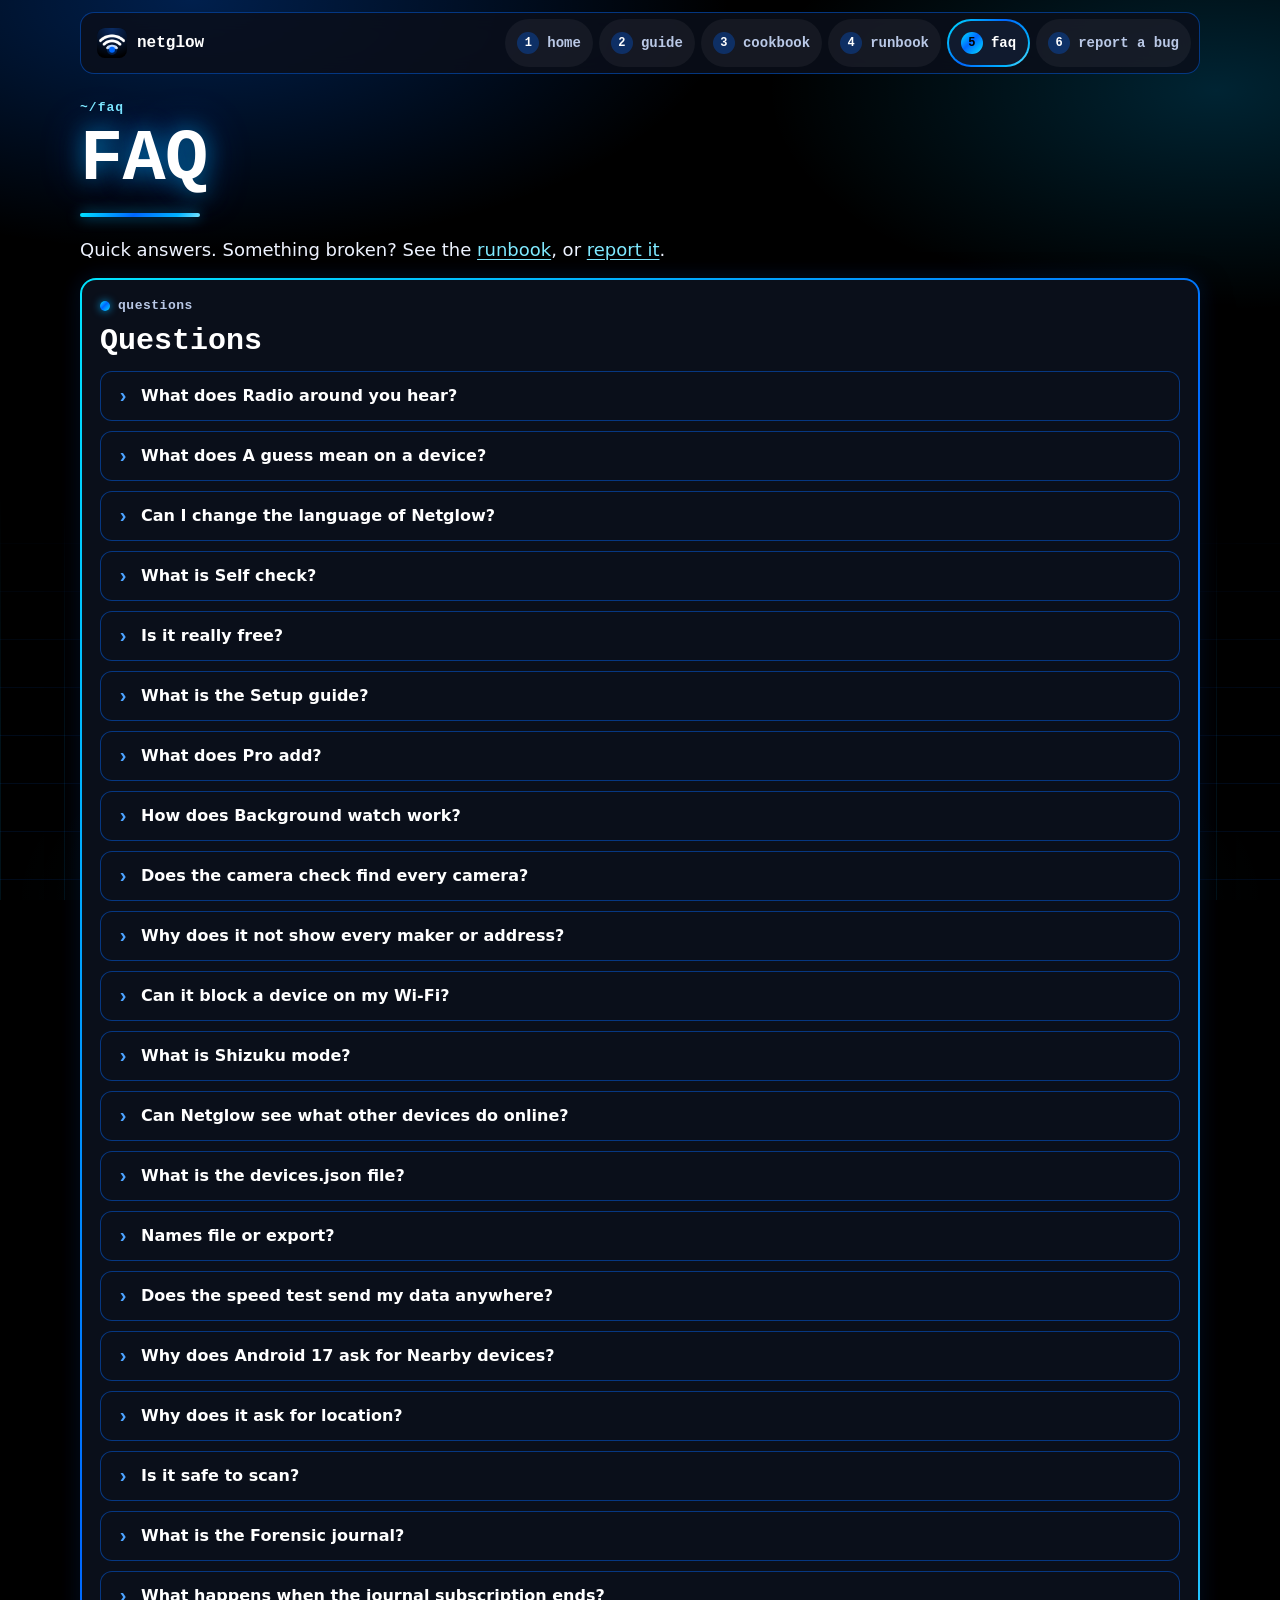
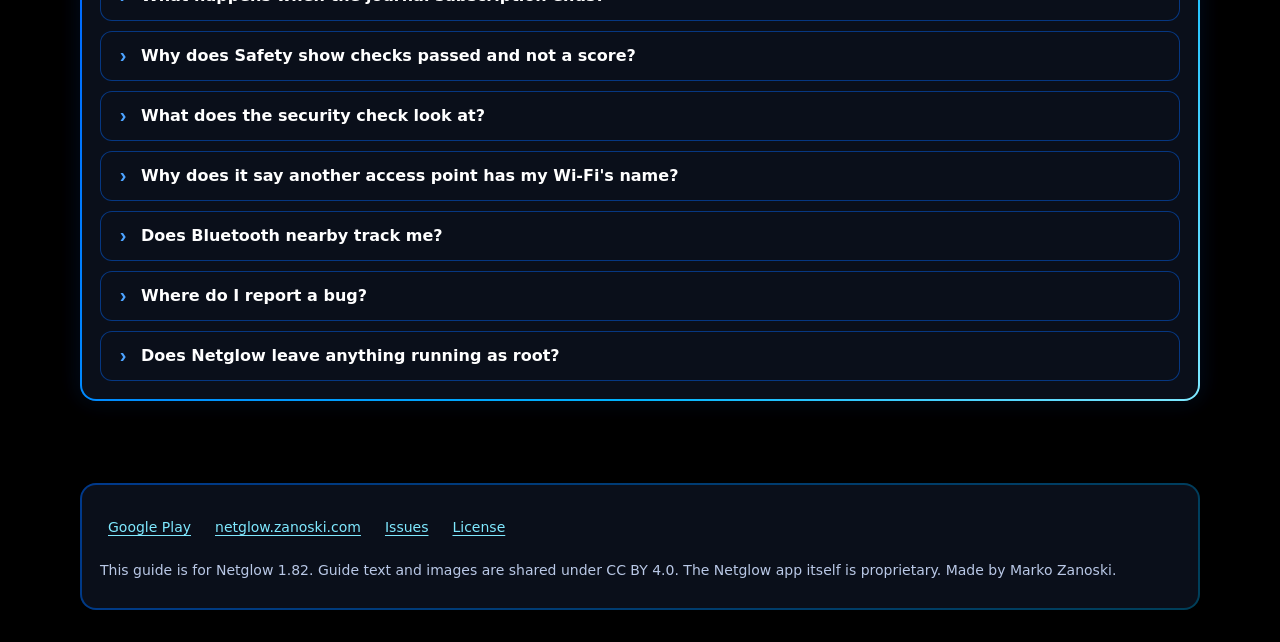
<file: docs/faq.html>
<!doctype html>
<html lang="en">
<head>
<meta charset="utf-8">
<meta name="viewport" content="width=device-width, initial-scale=1">
<title>FAQ · Netglow user guide</title>
<meta name="description" content="Quick answers about Netglow: price, Pro, camera check, Shizuku mode, devices.json, location and safety.">
<meta name="theme-color" content="#000000">
<meta property="og:title" content="FAQ · Netglow user guide">
<meta property="og:description" content="Quick answers about Netglow: price, Pro, camera check, Shizuku mode, devices.json, location and safety.">
<meta property="og:image" content="img/network.webp">
<link rel="icon" type="image/png" href="img/icon-192.png">
<link rel="stylesheet" href="style.css">
</head>
<body>
<a class="skip" href="#main">Skip to content</a>
<header class="bar">
  <a class="brand" href="index.html"><img src="img/icon-192.png" alt="" width="30" height="30"><span>netglow</span></a>
  <nav class="nav" aria-label="Guide pages"><ul><li><a href="index.html"><span class="ws" aria-hidden="true">1</span>home</a></li><li><a href="guide.html"><span class="ws" aria-hidden="true">2</span>guide</a></li><li><a href="cookbook.html"><span class="ws" aria-hidden="true">3</span>cookbook</a></li><li><a href="runbook.html"><span class="ws" aria-hidden="true">4</span>runbook</a></li><li><a href="faq.html" aria-current="page"><span class="ws" aria-hidden="true">5</span>faq</a></li><li><a href="report.html"><span class="ws" aria-hidden="true">6</span>report a bug</a></li></ul></nav>
</header>
<div class="wrap">
<main id="main">

<div class="eyebrow">~/faq</div>
<h1>FAQ</h1>
<div class="underline" aria-hidden="true"></div>
<p class="lede">Quick answers. Something broken? See the <a href="runbook.html">runbook</a>, or <a href="report.html">report it</a>.</p>
<div class="tiles one"><section class="tile" id="questions" aria-labelledby="questions-h"><div class="title" aria-hidden="true">questions</div><h2 id="questions-h">Questions</h2>
<details><summary>What does Radio around you hear?</summary><div><p>Only Wi-Fi and Bluetooth, for 12 seconds, on one radar. It cannot see 433 or 868 MHz devices, mobile transmitters, analog video, or a camera that only records to a card. A quiet look is never called a clean house. It is part of Pro, as is Cell around you.</p></div></details>
<details><summary>What does A guess mean on a device?</summary><div><p>Netglow says how sure it is. Sure means the device told Netglow its own model or you said what it is. Likely means it rests on the maker or on a name the device announced. A guess means it rests only on how the device answers on the network.</p></div></details>
<details><summary>Can I change the language of Netglow?</summary><div><p>Yes. Since 1.76, open <code>Settings</code>, <code>Language</code> and pick a language, or <code>Follow the phone</code>. Words, dates and numbers follow your pick.</p></div></details>
<details><summary>What is Self check?</summary><div><p>A page in Settings, under Help. It checks Netglow's own setup and says what could stop it from working, with one row for each. It sends nothing anywhere and you can copy the result for a support mail.</p></div></details>
<details><summary>Is it really free?</summary><div><p>Yes. Scans are free and unlimited, with no account and no ads. The camera check, the security audit, the speed test, the signal meter, People, the names file and every other tool are free too. Pro is an optional extra, paid once, and never needed to scan.</p></div></details><details><summary>What is the Setup guide?</summary><div><p>Netglow opens with five short screens, then a Setup guide on Home: the Wi-Fi name, Nearby devices, alerts and your first scan, each with a live mark that follows your phone. If Android takes a permission back, that step says so. A separate Power ups guide, for Pro, walks you through Shizuku: get it, start it with Wireless debugging, allow Netglow. Nothing leaves your phone.</p></div></details><details><summary>What does Pro add?</summary><div><p>Background watch, notifications, who is home, Bluetooth nearby, the security checks (no password, spoof watch, known flaws and a report), history for good, several networks, Shizuku mode (the maker of every device, silent devices and IPv6 neighbours, Open doors and blocking an app), What devices announce (with root), a deep port check, deep identify (exact model names), export and a widget. It is one payment on Google Play, with no subscription.</p></div></details><details><summary>How does Background watch work?</summary><div><p>It is part of Pro and it is off until you turn it on. Every 15 minutes, or as often as you set, Netglow checks your Wi-Fi and builds a timeline of who joined and who left. With notifications on, you get a note when something new joins.</p></div></details><details><summary>Does the camera check find every camera?</summary><div><p>No, and no app on a phone can. The camera check lists devices on your Wi-Fi that answer as a camera or have video stream ports open, and camera hotspots nearby. It cannot see cameras that only record to a card, use mobile data, are wired to something else or sit on another network. Use it as one check among others, for example in a holiday rental.</p></div></details><details><summary>Why does it not show every maker or address?</summary><div><p>Since Android 10, apps can no longer read the hardware (MAC) address of other devices. Netglow shows the maker and model when a device tells it, through mDNS, UPnP, NetBIOS or WS-Discovery. Scans also read makers from IPv6 addresses that carry the hardware address, and names from devices' secure page certificates, free. Some devices say nothing, and those show as unknown. With the free Shizuku app running (Pro), Netglow can read every hardware address again, so makers show for those too, and it finds devices that answer only at the hardware level. With Shizuku running as root, it also hears what devices announce when they join.</p></div></details><details><summary>Can it block a device on my Wi-Fi?</summary><div><p>No. Netglow cannot kick a device off your router. You can block an app on this phone with Firewall, our separate free app, or with Shizuku mode on Android 14 and up. Netglow runs no VPN of its own.</p></div></details><details><summary>What is Shizuku mode?</summary><div><p>Shizuku is a free app that lets other apps run a few commands with the rights a computer cable has. Shizuku mode is part of Pro. When you run Shizuku and allow Netglow, scans read every device's hardware address and find devices that answer only at the hardware level, and device pages show IPv6 addresses. Open doors lists the apps on this phone that listen on your Wi-Fi and who each app talks to now. You can also block an app in Android's own firewall. Android drops those blocks on every reboot; Netglow sets them again once Shizuku runs. If Shizuku or Sui runs as root, What devices announce works too. Netglow never asks for root itself. Everything stays on your phone.</p></div></details><details><summary>Can Netglow see what other devices do online?</summary><div><p>No. Netglow cannot see other devices' traffic. It does not record their traffic, never pretends to be your router to pull it through the phone (ARP spoofing), and runs no VPN of its own. With root, it hears only the messages devices send to everyone when they join.</p></div></details><details><summary>What is the devices.json file?</summary><div><p>A plain text file with every device, every name it announced and every rename you made. Netglow saves it after each scan and rename, in a folder you pick once. After a reinstall or on a new phone, load it back and your names return.</p></div></details><details><summary>Names file or export?</summary><div><p>They hold the same thing. The names file (devices.json) is free and saved by itself after every scan and rename, and keeps your names for good. Export (Pro) saves a copy wherever you like, or a CSV for a sheet. Without Pro, the timeline and the days online go back 30 days; with Pro they are kept for good.</p></div></details><details><summary>Does the speed test send my data anywhere?</summary><div><p>Only test traffic, to Cloudflare's public speed test servers, and only when you tap Start test. Cloudflare sees your public address, as any website does, and from it shows your provider and city. Results stay on your phone.</p></div></details><details><summary>Why does Android 17 ask for Nearby devices?</summary><div><p>Android 17 blocks apps from every device on your Wi-Fi until you allow Nearby devices. Without it, a scan finds only this phone and the safety checks cannot run. Home asks for it first. It is not for the Wi-Fi name and not for your location. Nothing leaves your phone.</p></div></details><details><summary>Why does it ask for location?</summary><div><p>Android requires location access before an app may read the Wi-Fi name and nearby Wi-Fi networks. Netglow uses it for those two things only. Everything else works if you say no.</p></div></details><details><summary>Is it safe to scan?</summary><div><p>Netglow asks devices to announce themselves and checks your own network for weak spots. It never guesses passwords: the no password check only sees whether a device lets anyone in with none. It never reads other devices' traffic. Use it on networks you own or may test.</p></div></details>
<details><summary>What is the Forensic journal?</summary><div><p>An optional subscription on Google Play, 2.99 a month with tax, separate from Pro. It records every Wi-Fi drop, internet outage and change to VPN, DNS or your address, with the reason, and keeps a journal for every device: who joined, who left and why. It adds router and DNS watch, an outage report as PDF, a sealed export, alerts and three widgets. It stays on your phone, sealed, unless you export it.</p></div></details>
<details><summary>What happens when the journal subscription ends?</summary><div><p>The journal stops listening and its background service ends. Since 1.57, Netglow checks with Google Play on every background round, so it stops even if you never open the app. What was recorded stays on the phone.</p></div></details>
<details><summary>Why does Safety show checks passed and not a score?</summary><div><p>Safety counts the checks that passed (for example 44/47) in groups, and says Not sure when a check could not tell. Since 1.67 every check has its own row and opens its own page with the detail and the fix.</p></div></details>
<details><summary>What does the security check look at?</summary><div><p>The security audit runs 30 checks over 67 ports on each device, from Telnet, Remote Desktop and file sharing to databases, Docker, cameras, printers and router management. It also looks at port forwards your router opened to the internet, how your Wi-Fi is locked, look alike Wi-Fi networks, whether your DNS answers are changed, and whether your secure connections are read in the middle. Since 1.67 it also looks for a fake login page, changed web pages, secure links turned plain, extra trusted certificates on the phone, and, over time, a weaker Wi-Fi lock, a router from another maker and new open doors (the last with the Forensic journal). Each risk comes with a plain fix and counts toward the checks passed. Since 1.74 every check shows how many devices answered on its ports and how many gave no answer, so a device that stays silent never makes a check pass.</p></div></details>
<details><summary>Why does it say another access point has my Wi-Fi&#39;s name?</summary><div><p>It saw a second access point with your name and lock that is not one of your own radios. Often that is your extender or a second router; if you have none, it may be a copy. The 2.4 and 5 GHz bands of one router, and mesh nodes of one maker, count as yours and are not flagged.</p></div></details>
<details><summary>Does Bluetooth nearby track me?</summary><div><p>No. It listens to what Bluetooth devices around you broadcast anyway, shows them on a radar and warns when a tracker seems to move with you. Nothing it hears leaves your phone.</p></div></details><details><summary>Where do I report a bug?</summary><div><p>On the <a href="report.html">report page</a>. A free GitHub account is all you need, or write to <a href="mailto:support@zanoski.com">support@zanoski.com</a>.</p></div></details>
<details><summary>Does Netglow leave anything running as root?</summary><div><p>No. With Shizuku or Sui running as root, What devices announce and root scans use a small root helper that only listens. It runs while they listen and ends when they are done. The Shizuku mode page shows whether it runs and has a Stop root helper button. Versions before 1.35 could leave it running after use; update, or tap Stop root helper.</p></div></details>
</section>
</div>
</main>
<footer>
  <div class="tile quiet">
  <ul>
    <li><a href="https://play.google.com/store/apps/details?id=com.zanoshky.netglow&amp;referrer=utm_source%3Dgithub-guide%26utm_medium%3Ddocs%26utm_campaign%3Dnetglow-2026-11">Google Play</a></li>
    <li><a href="https://netglow.zanoski.com">netglow.zanoski.com</a></li>
    <li><a href="https://github.com/Zanoshky/netglow-app/issues">Issues</a></li>
    <li><a href="https://github.com/Zanoshky/netglow-app/blob/main/LICENSE">License</a></li>
  </ul>
  <p>This guide is for Netglow 1.82. Guide text and images are shared under CC BY 4.0. The Netglow app itself is proprietary. Made by Marko Zanoski.</p>
  </div>
</footer>
</div>
</body>
</html>
</file>
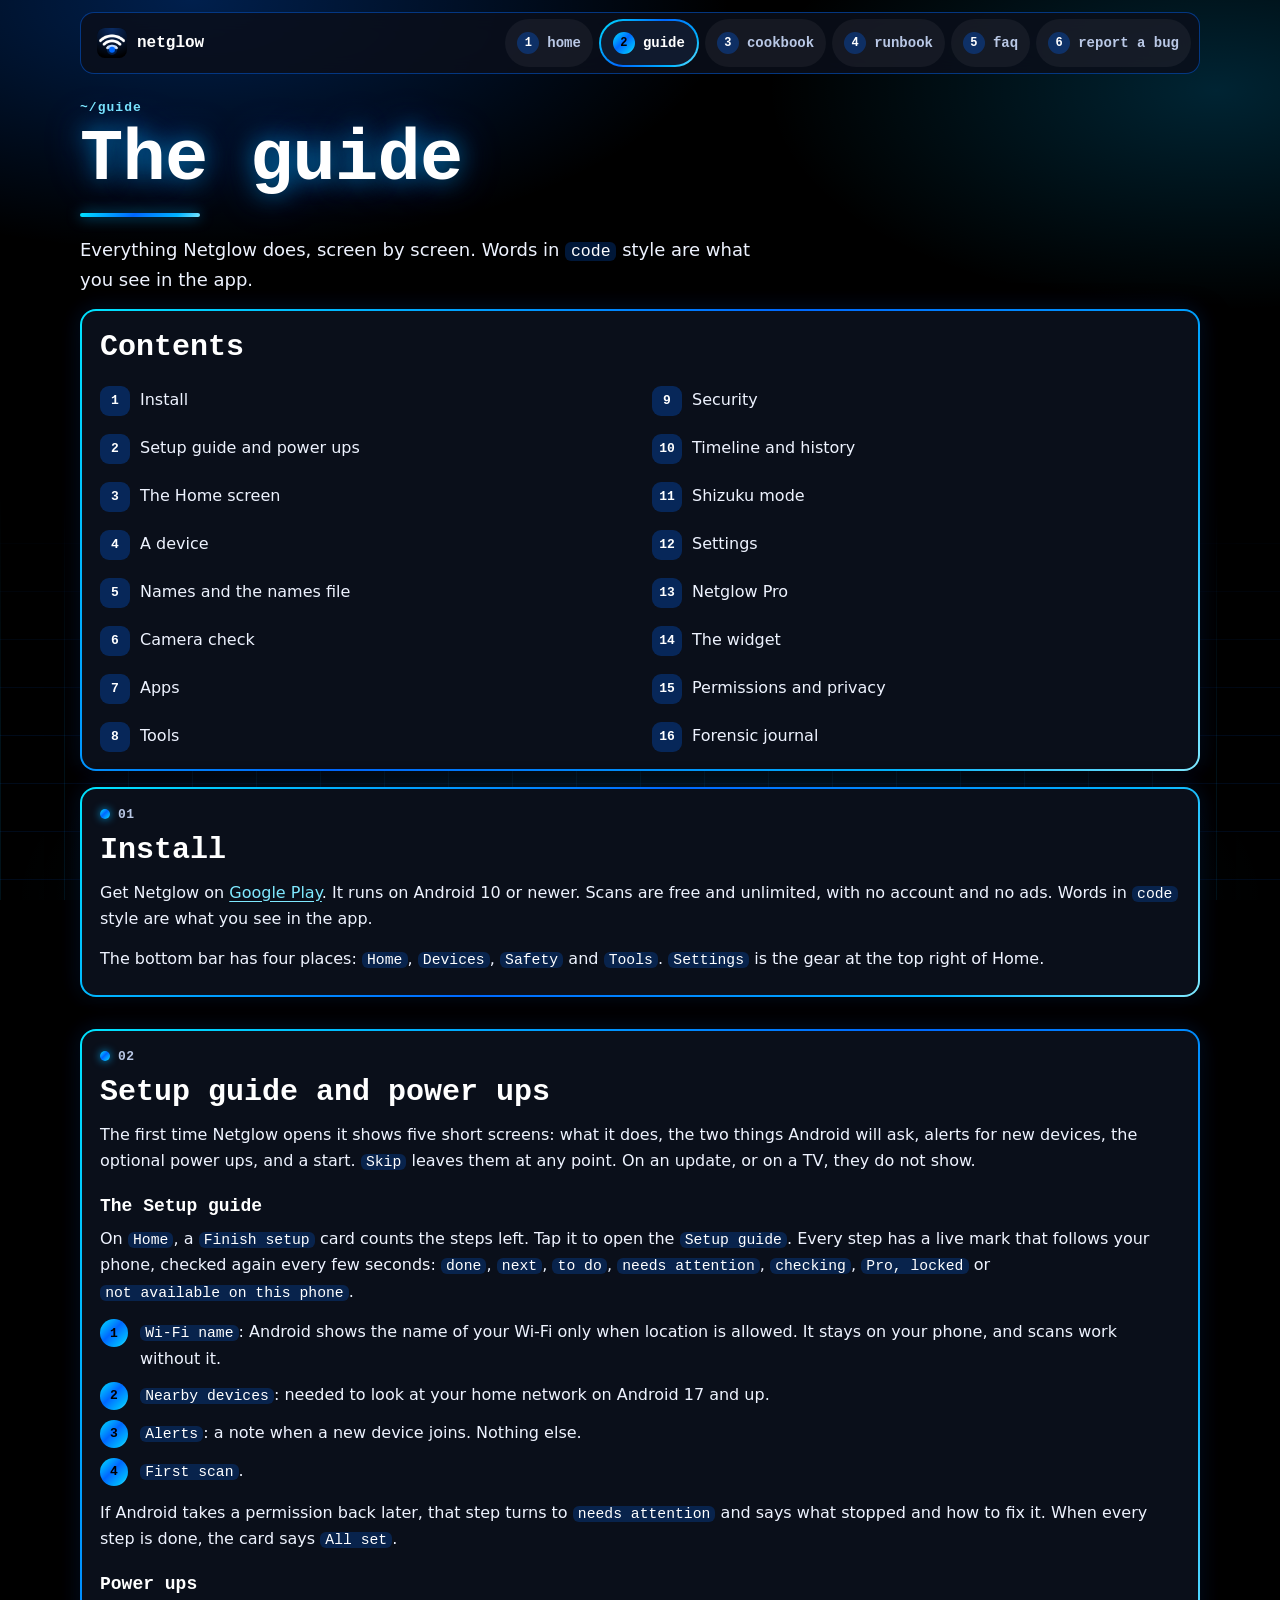
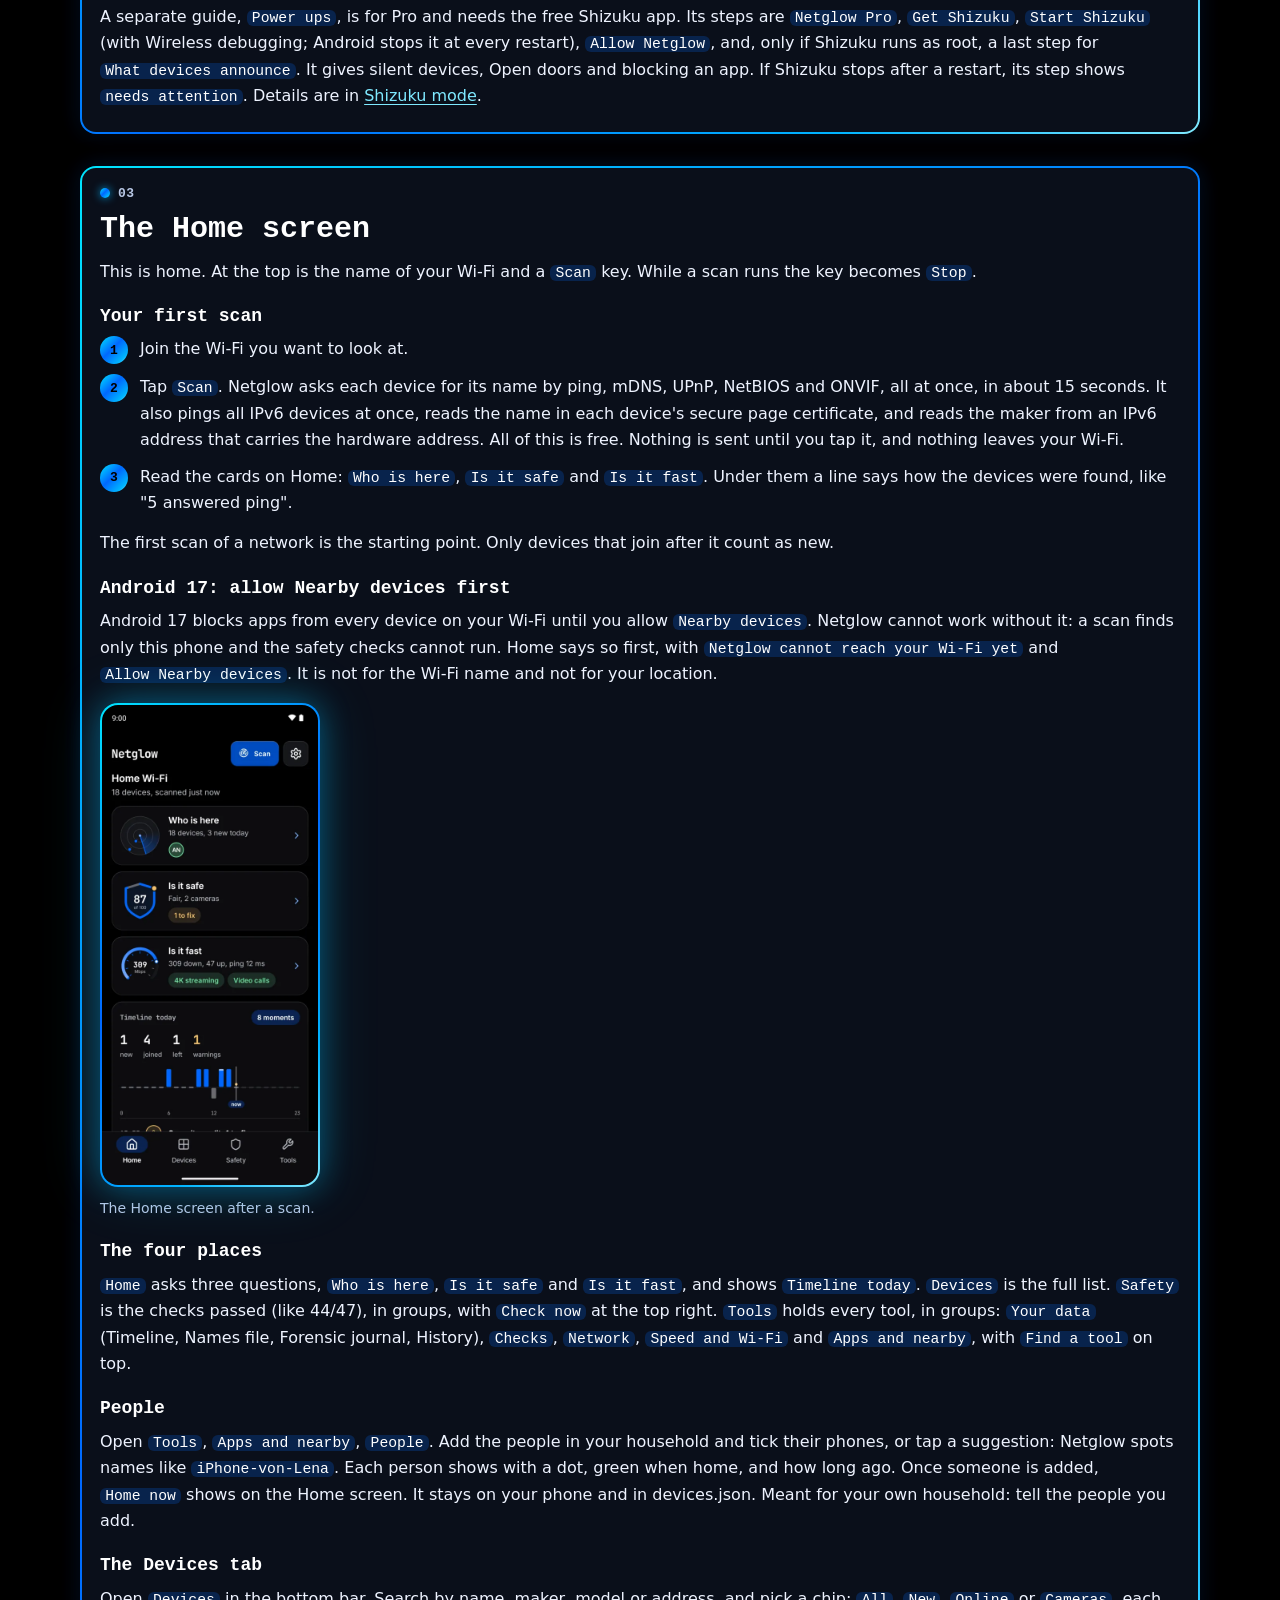
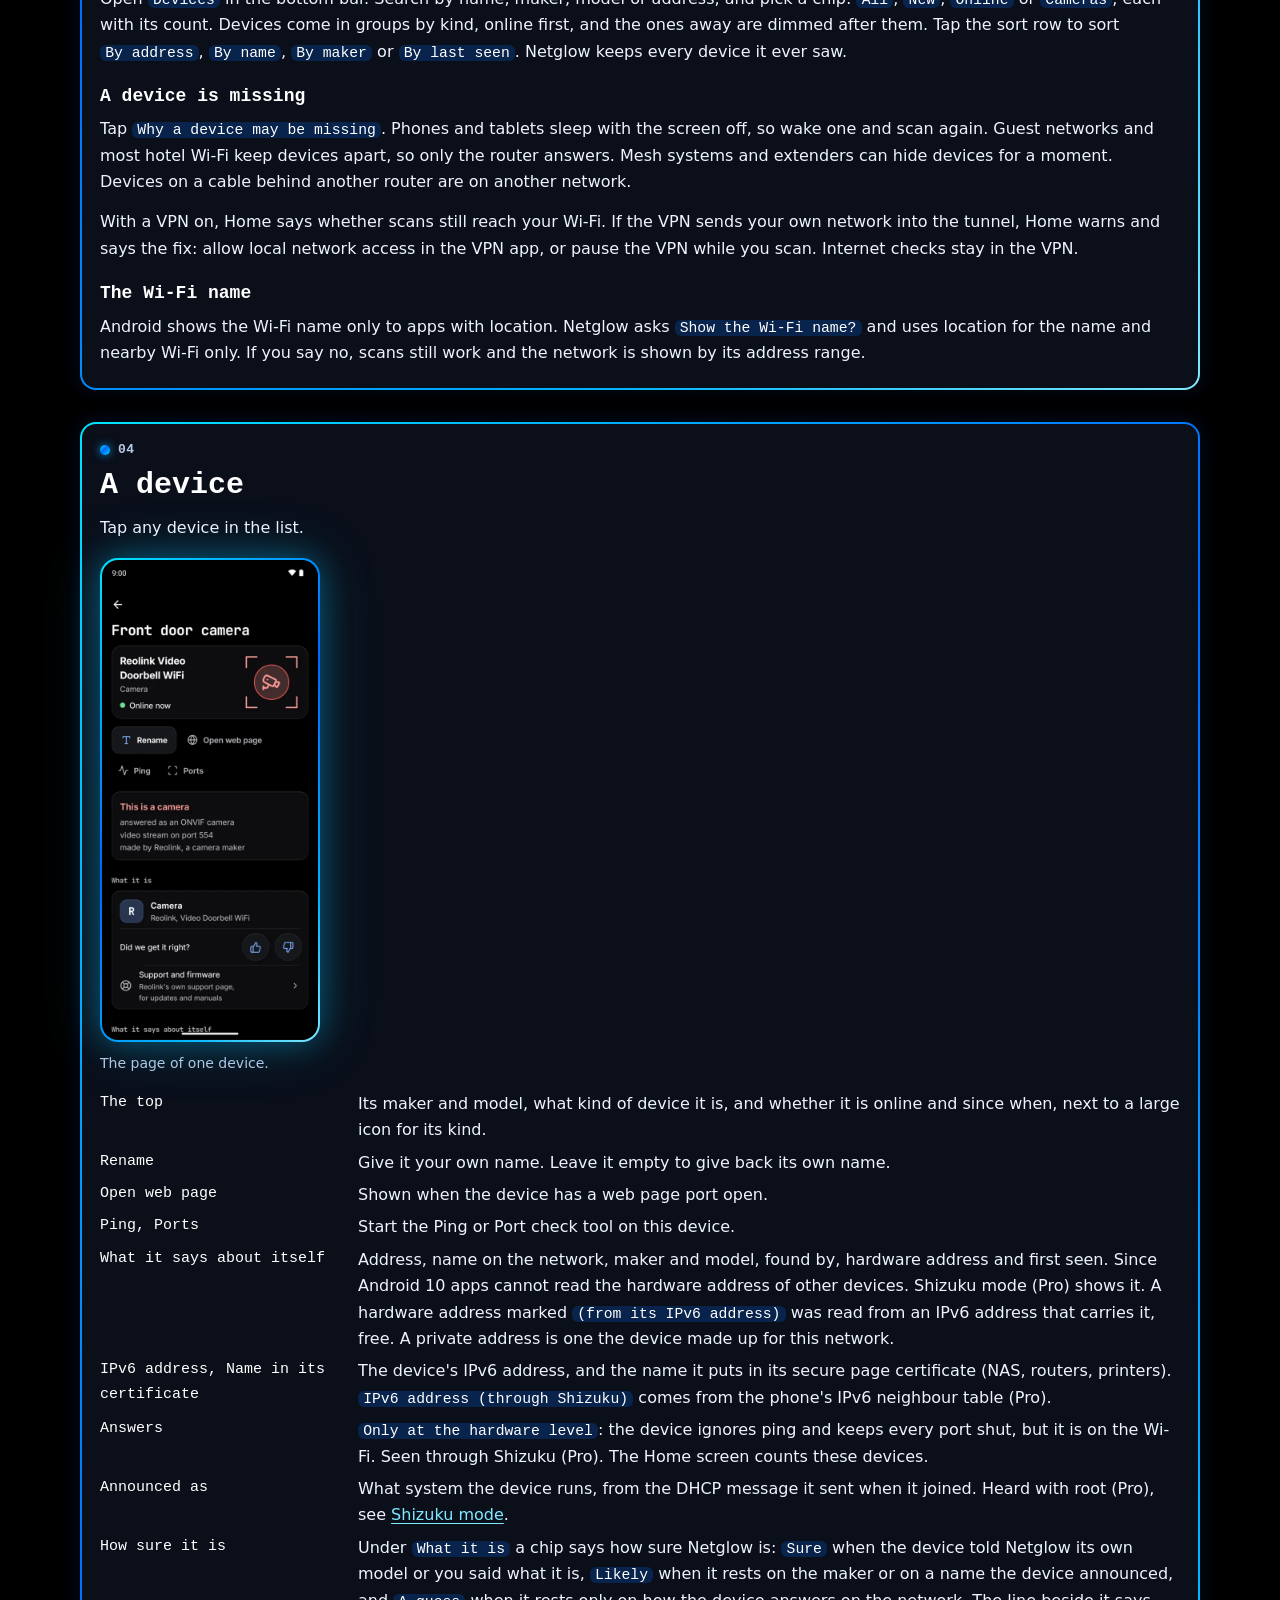
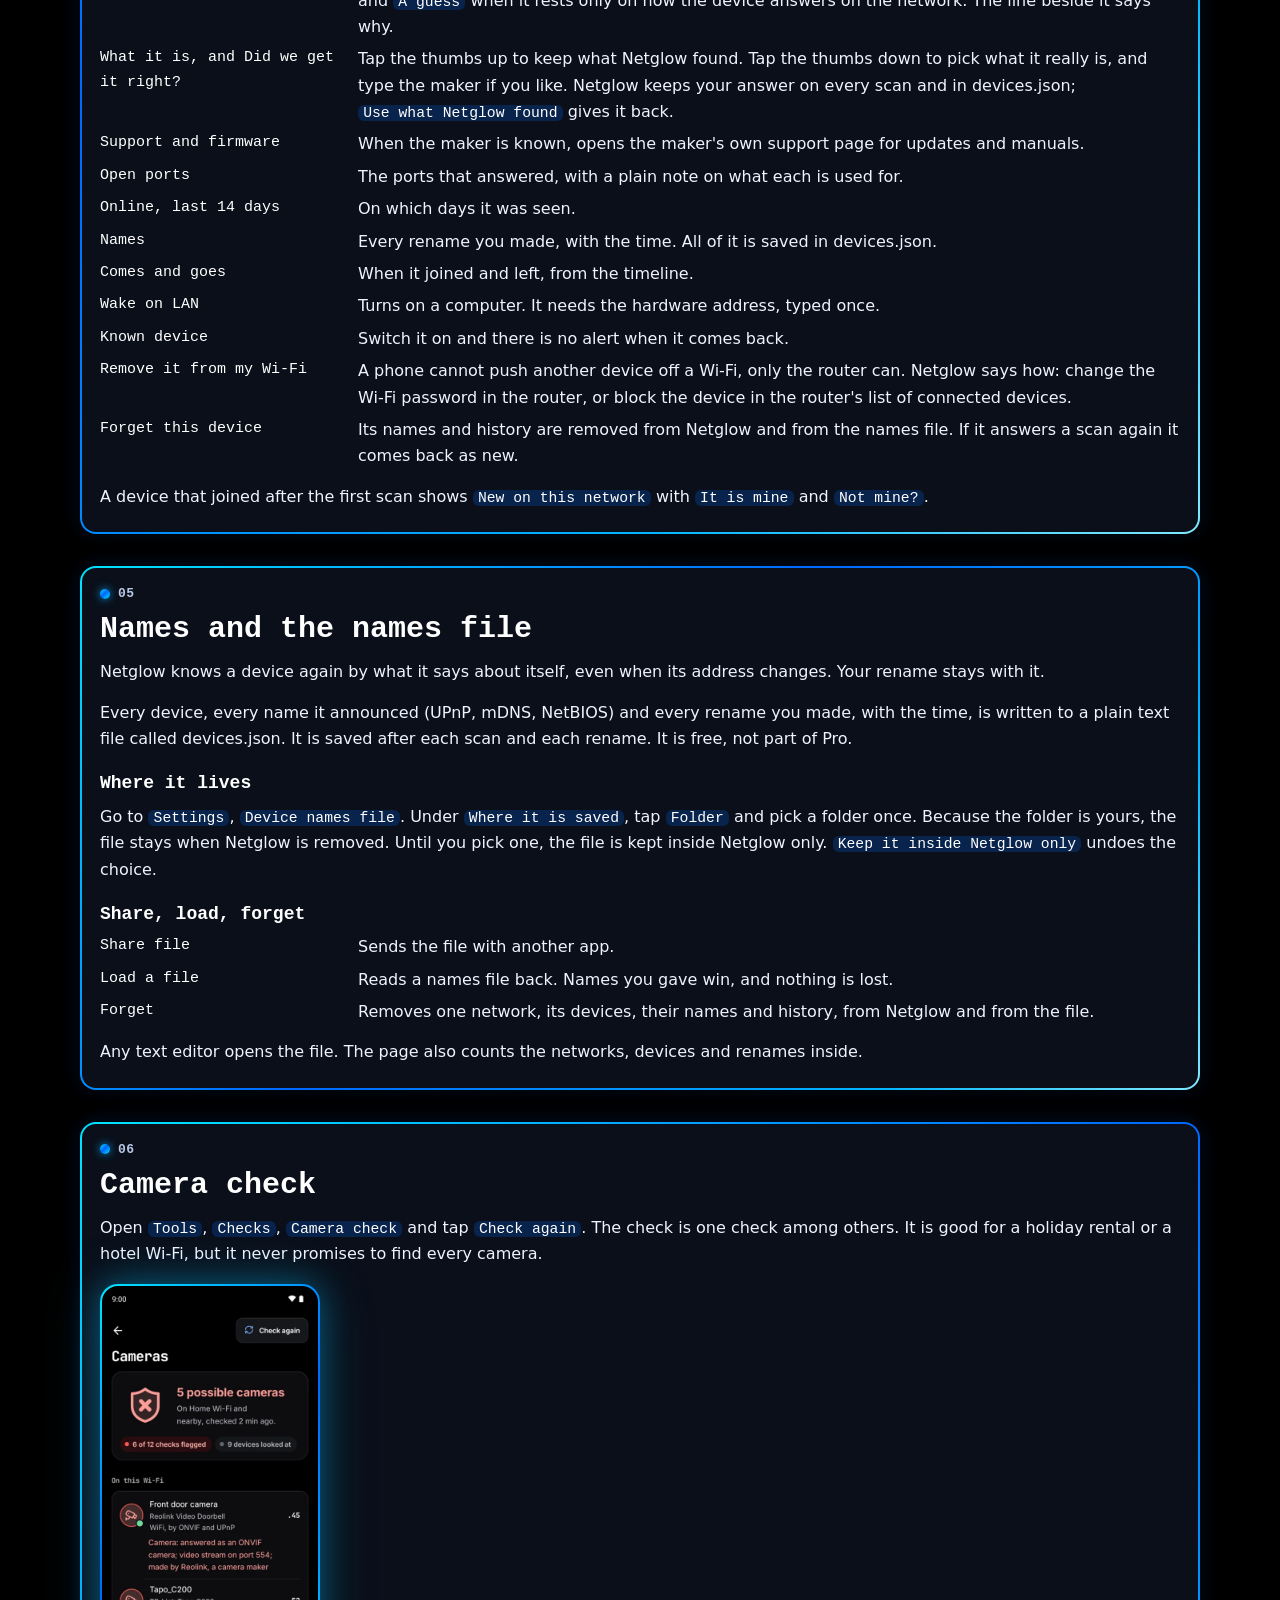
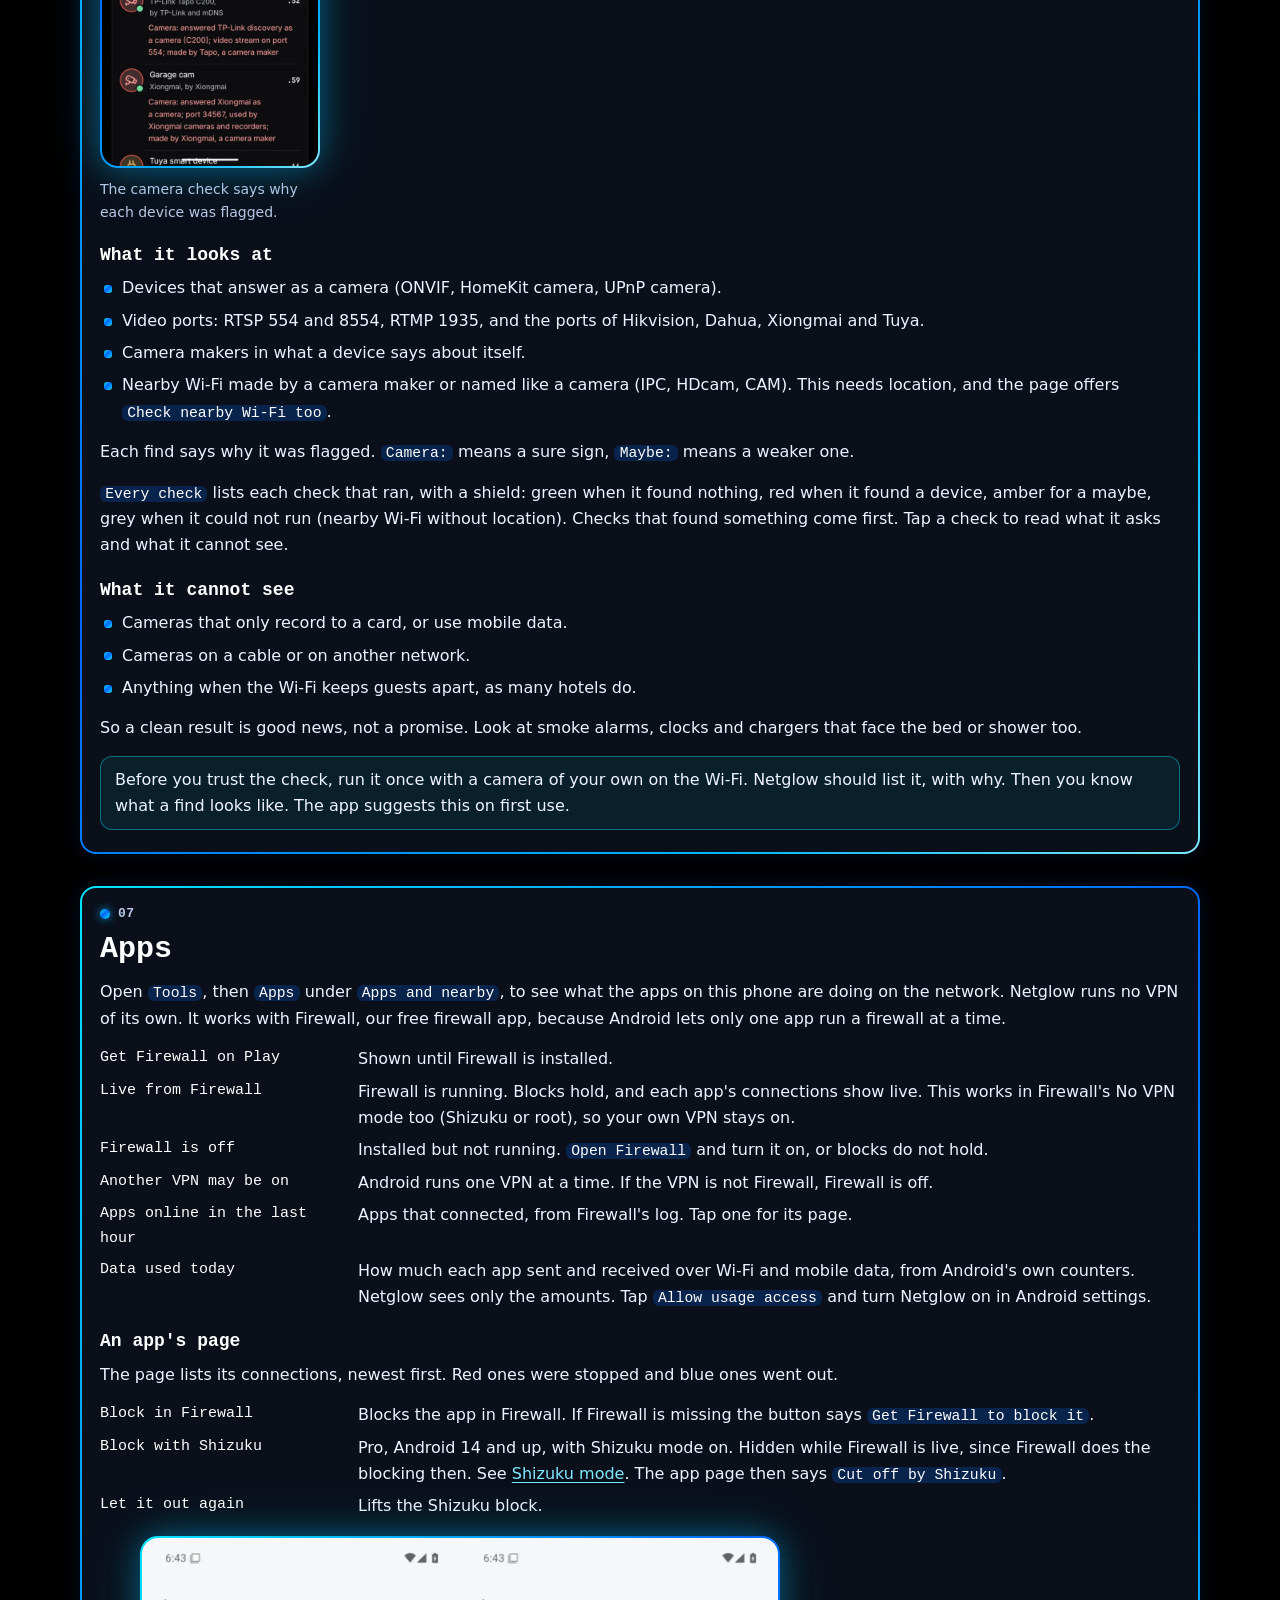
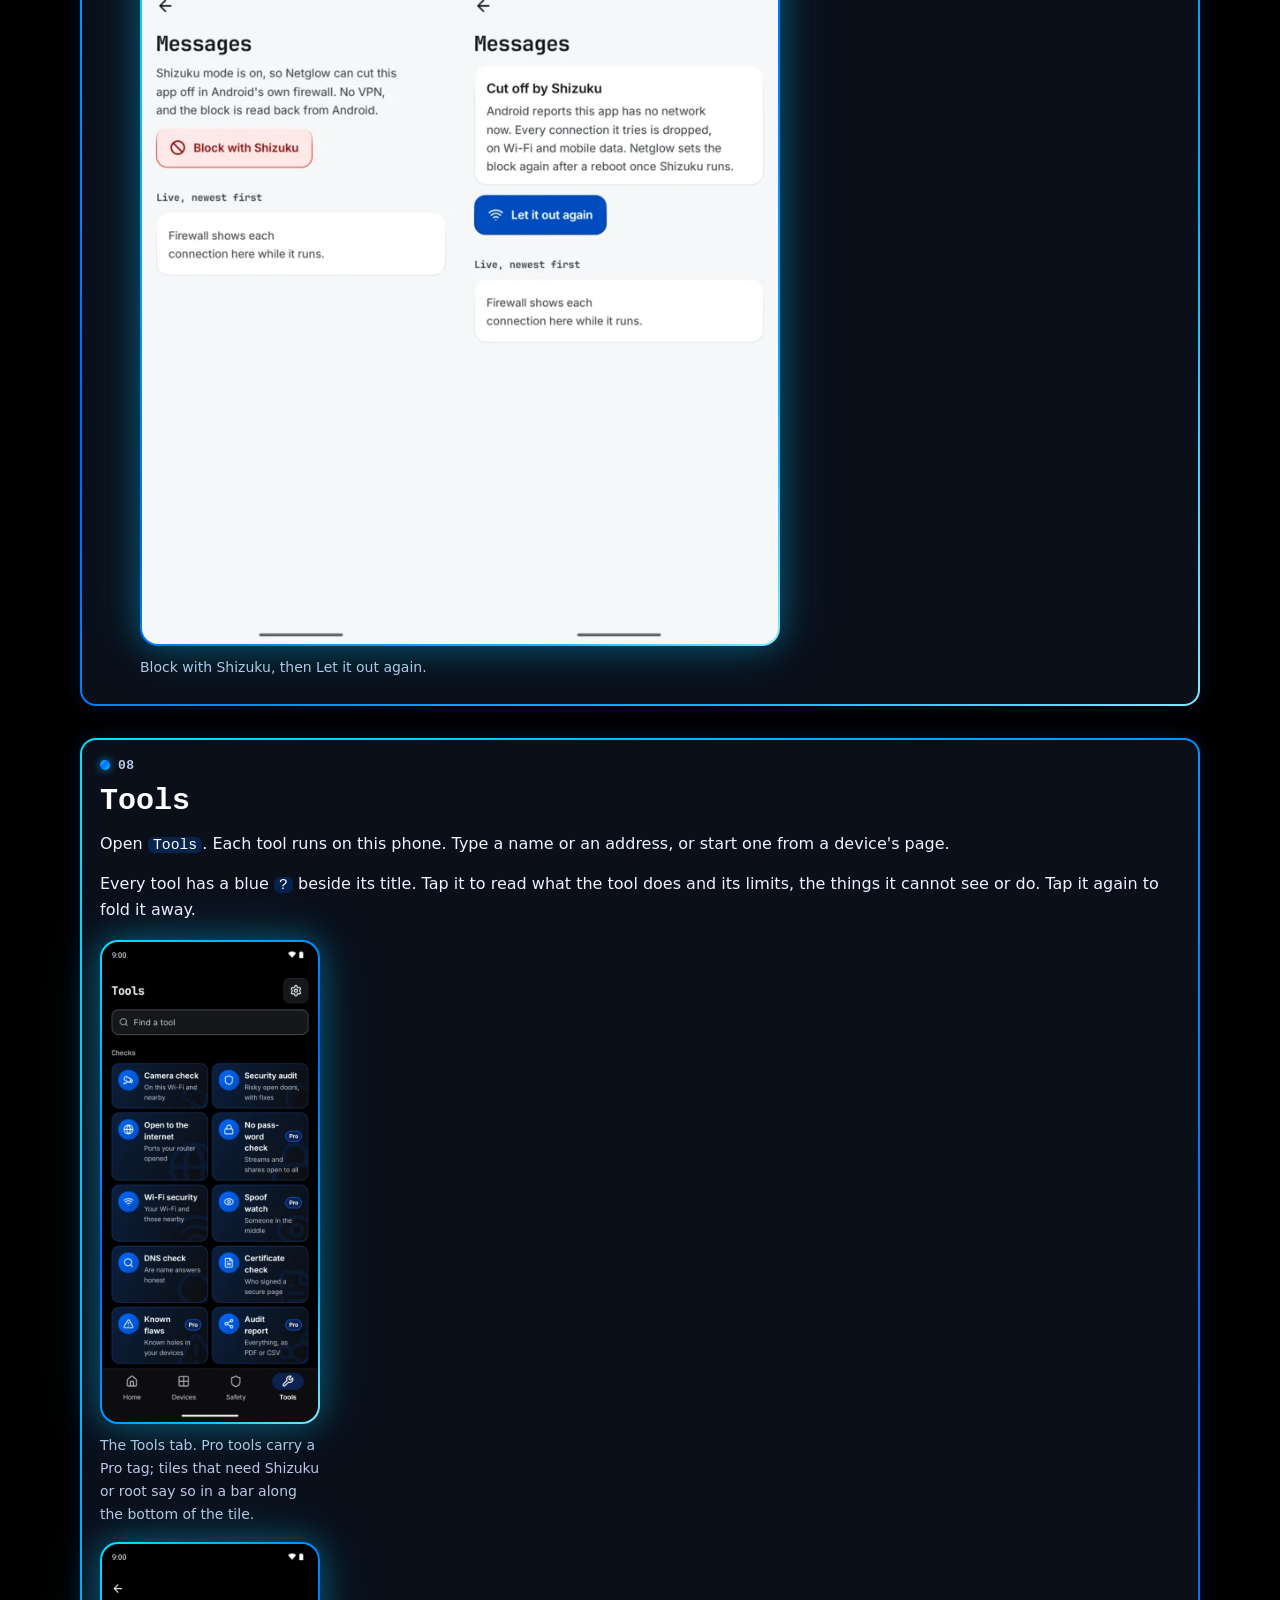
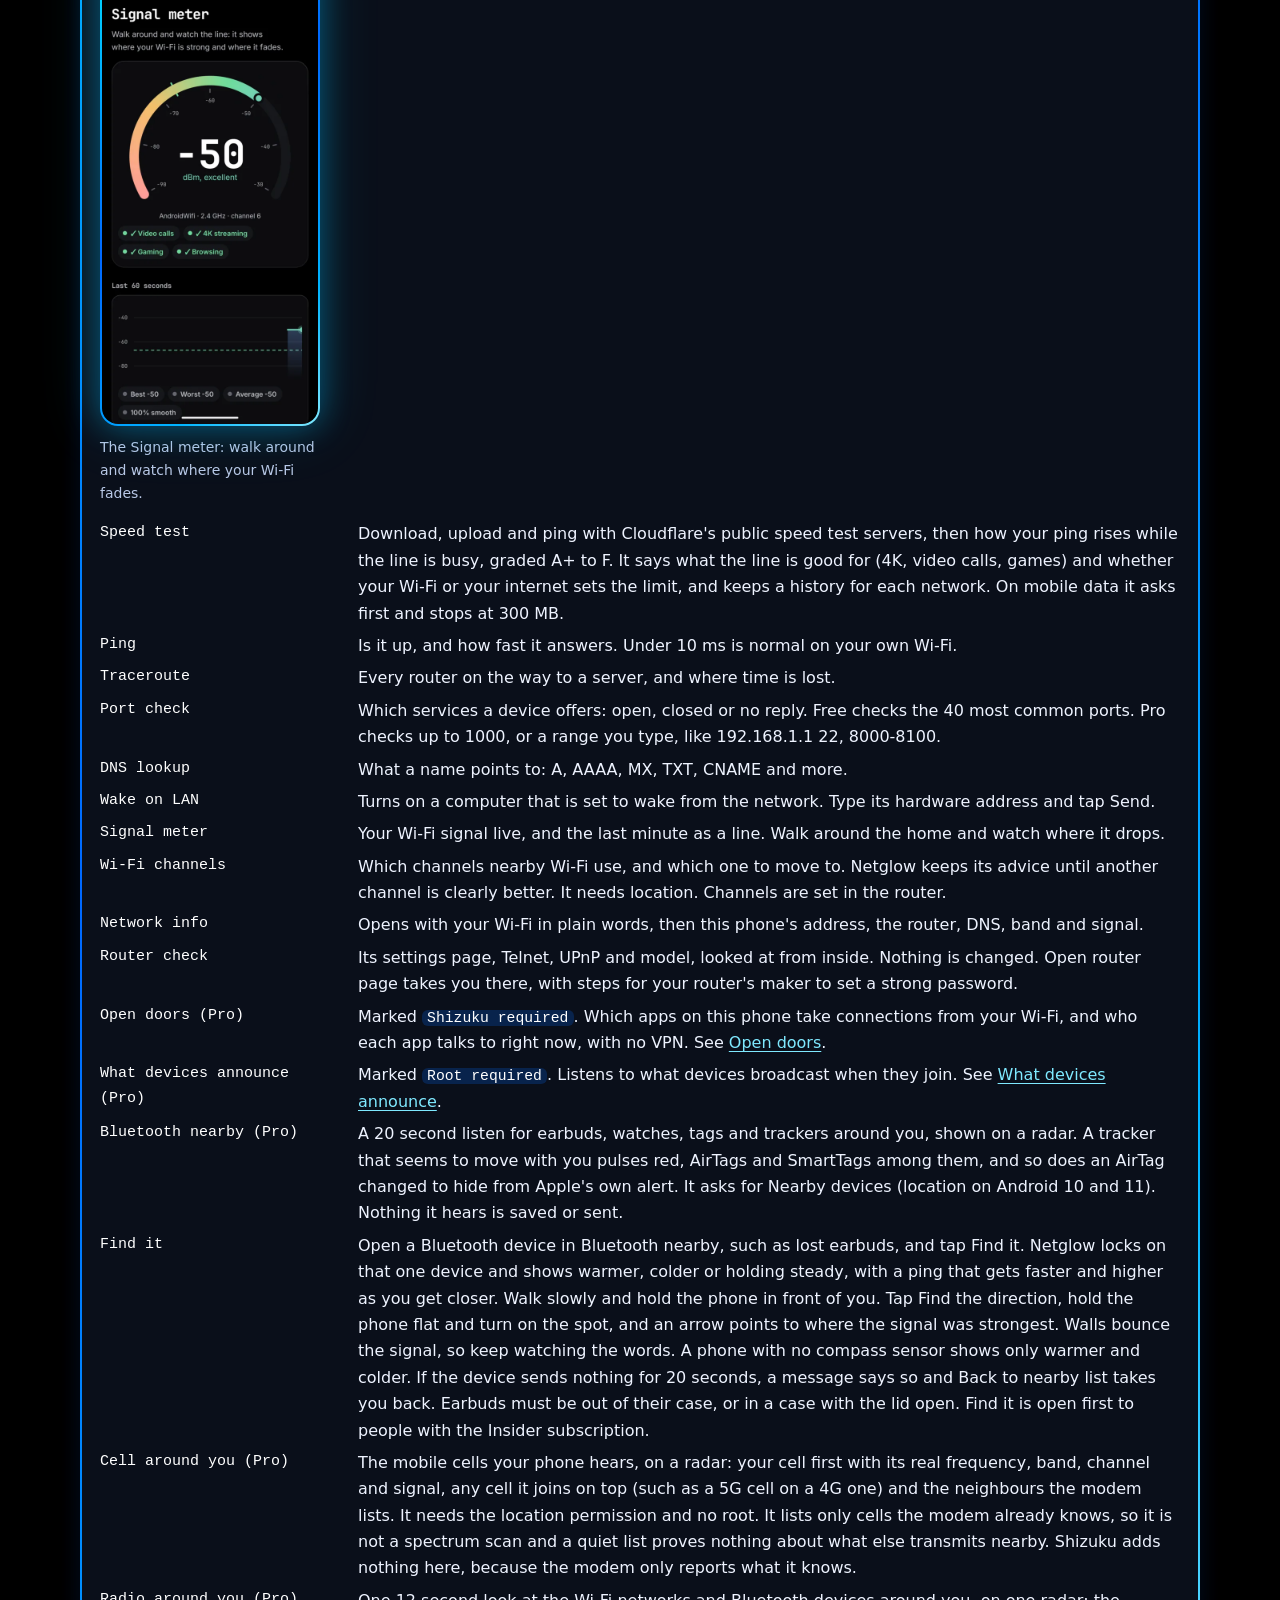
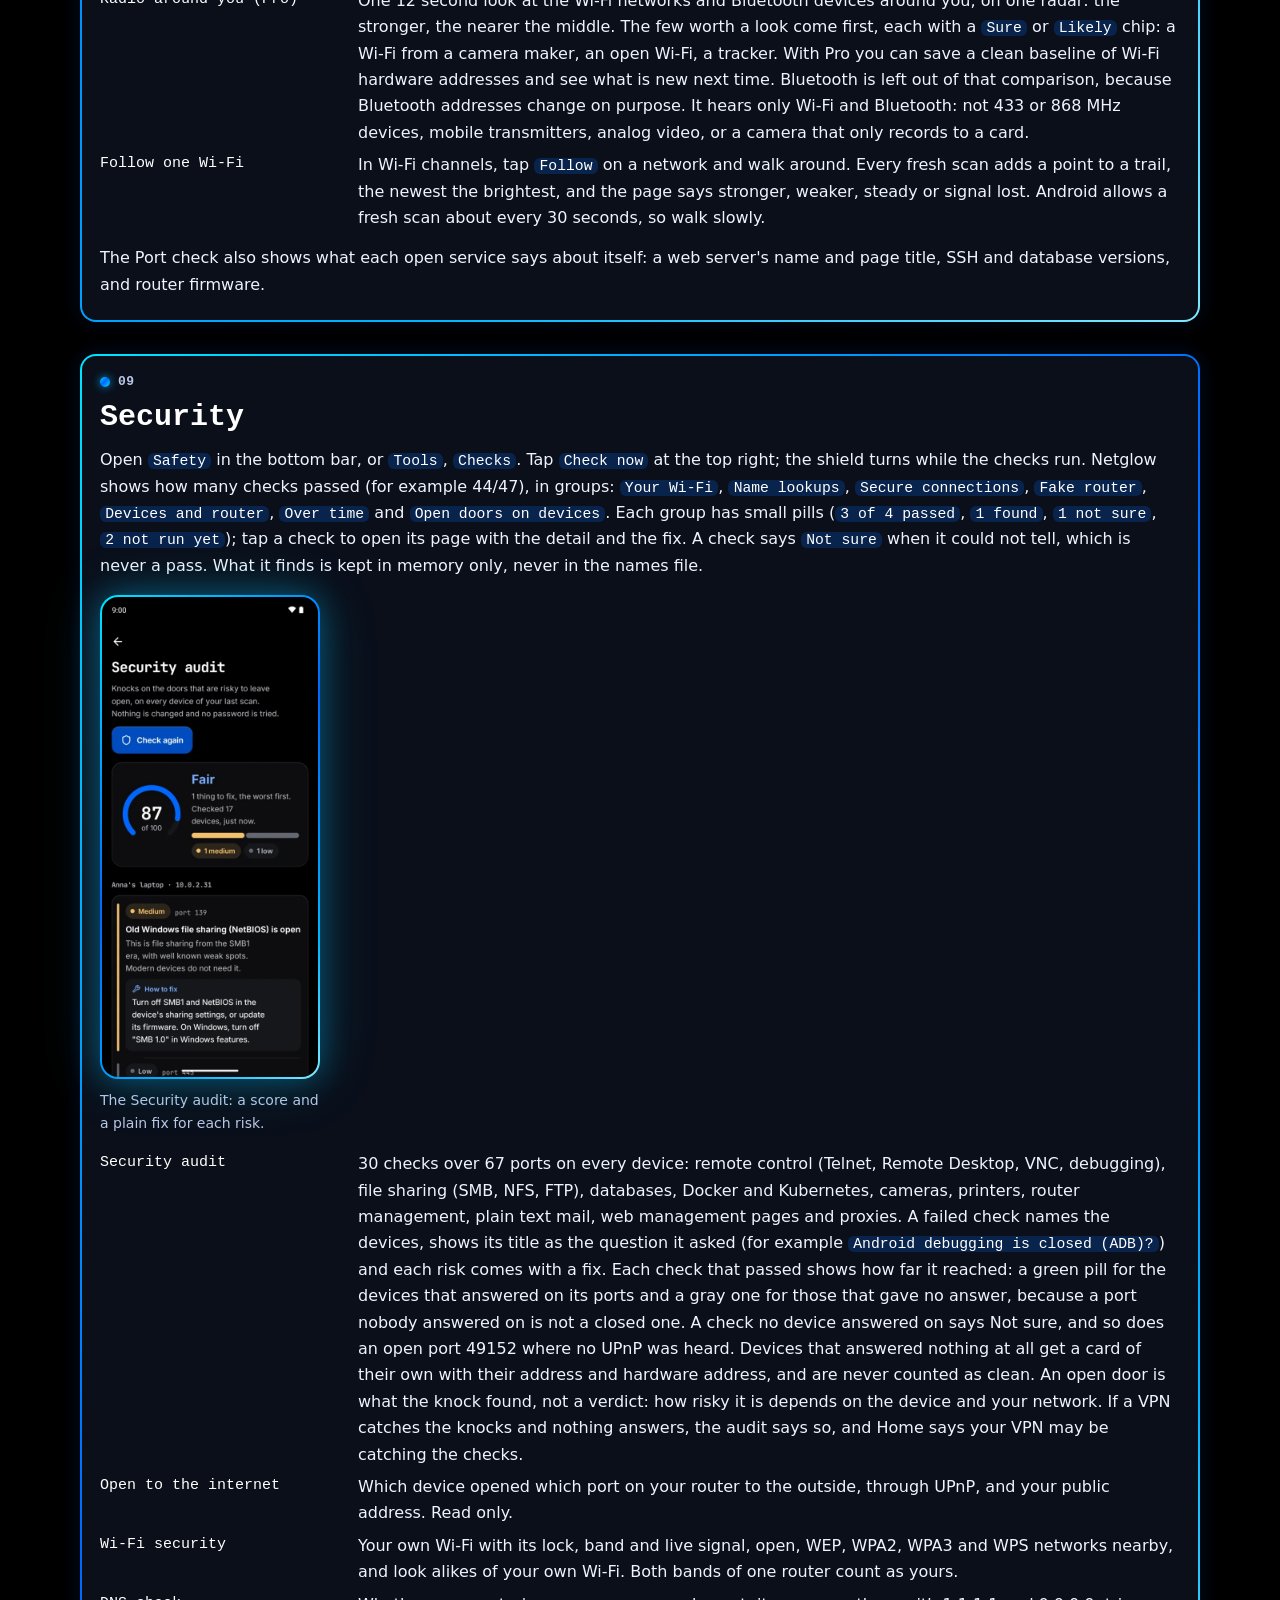
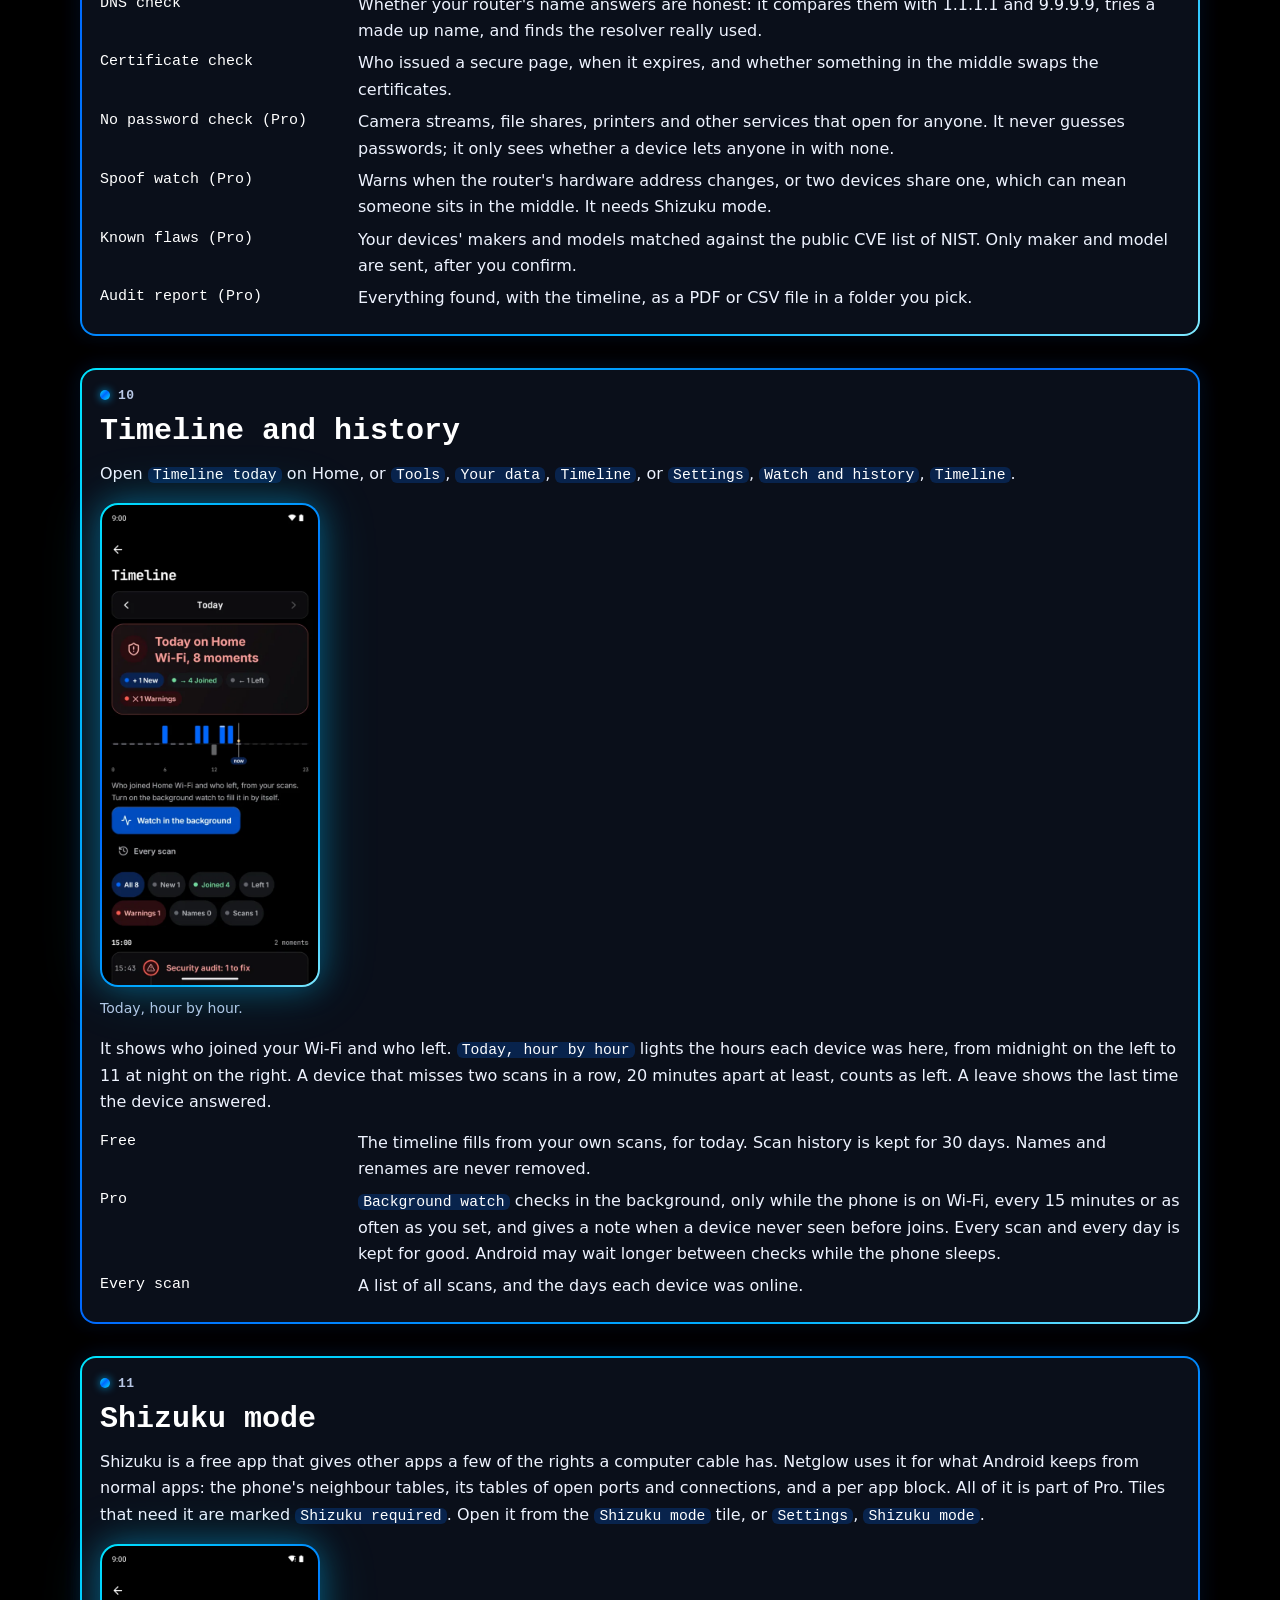
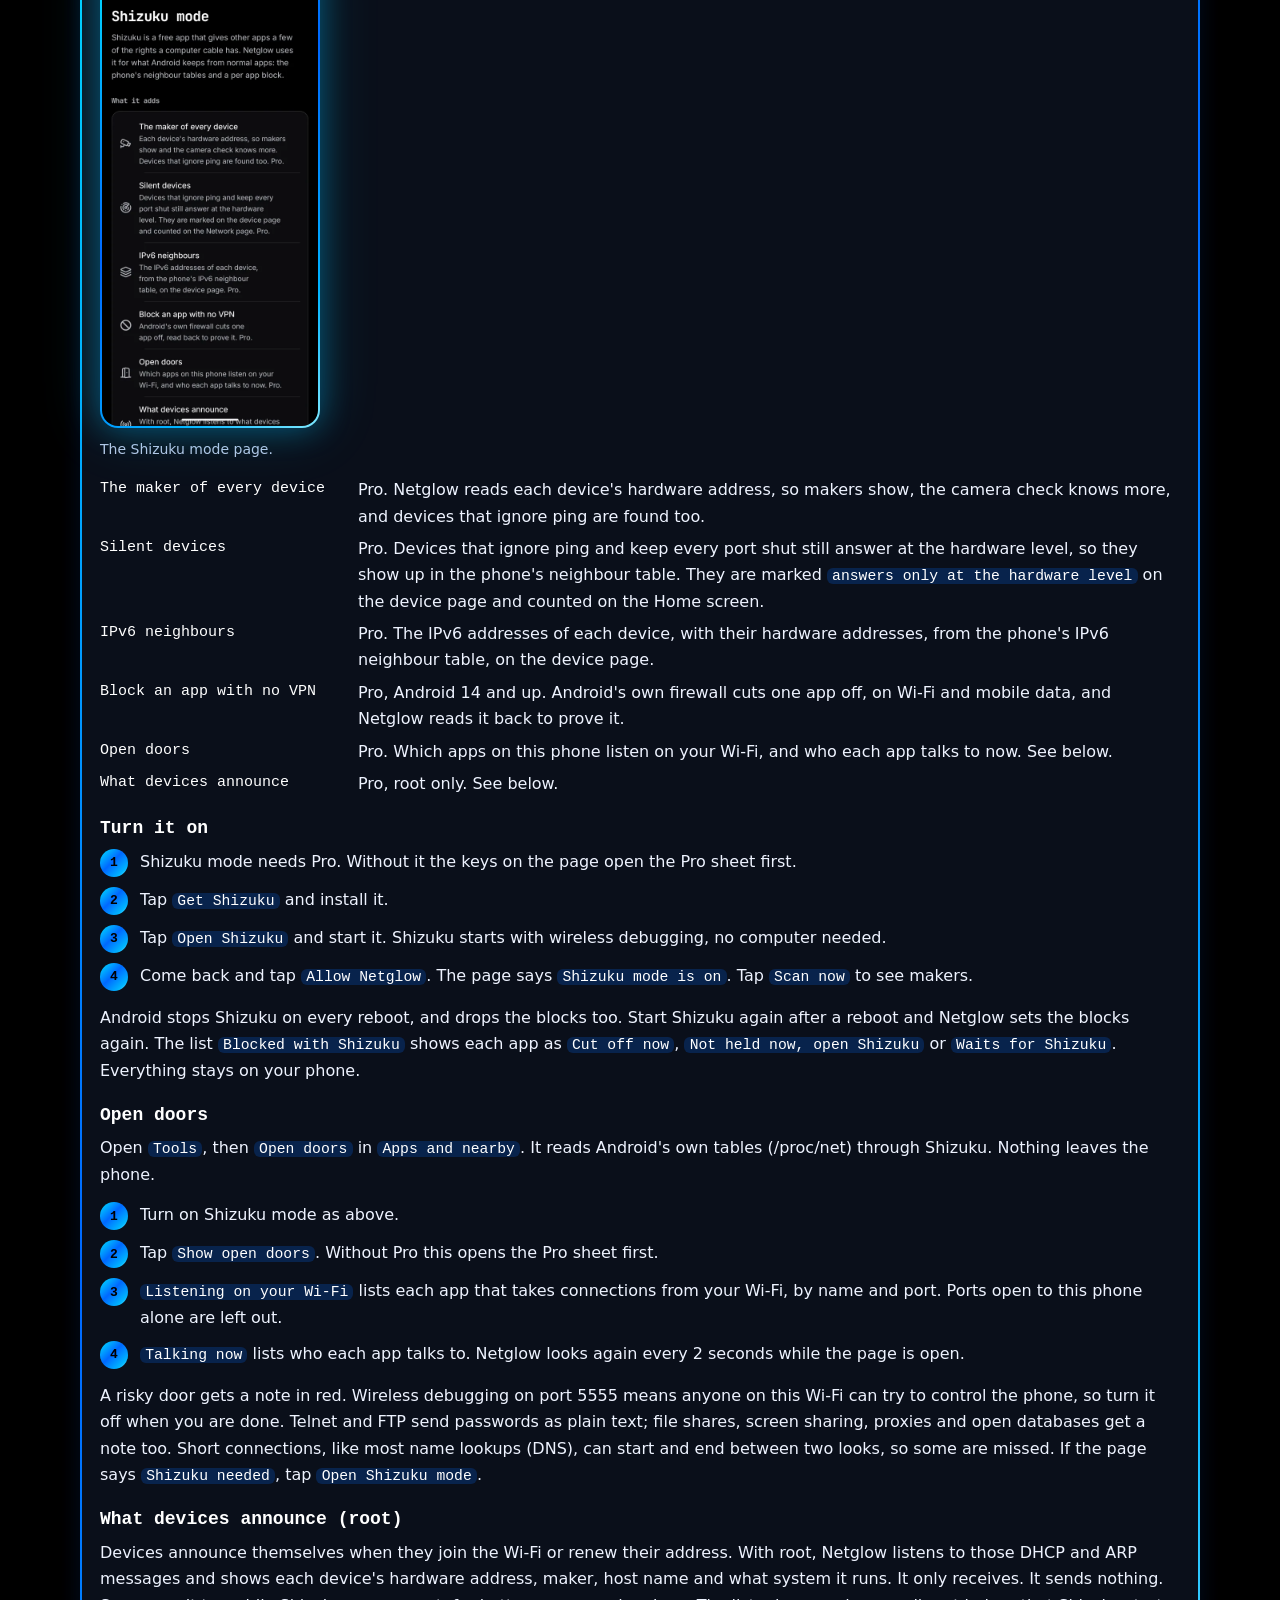
<file: docs/guide.html>
<!doctype html>
<html lang="en">
<head>
<meta charset="utf-8">
<meta name="viewport" content="width=device-width, initial-scale=1">
<title>The guide · Netglow user guide</title>
<meta name="description" content="Every Netglow screen and what it does: scan, devices, names file, camera check, apps, tools, timeline, Shizuku mode and Pro.">
<meta name="theme-color" content="#000000">
<meta property="og:title" content="The guide · Netglow user guide">
<meta property="og:description" content="Every Netglow screen and what it does: scan, devices, names file, camera check, apps, tools, timeline, Shizuku mode and Pro.">
<meta property="og:image" content="img/network.webp">
<link rel="icon" type="image/png" href="img/icon-192.png">
<link rel="stylesheet" href="style.css">
</head>
<body>
<a class="skip" href="#main">Skip to content</a>
<header class="bar">
  <a class="brand" href="index.html"><img src="img/icon-192.png" alt="" width="30" height="30"><span>netglow</span></a>
  <nav class="nav" aria-label="Guide pages"><ul><li><a href="index.html"><span class="ws" aria-hidden="true">1</span>home</a></li><li><a href="guide.html" aria-current="page"><span class="ws" aria-hidden="true">2</span>guide</a></li><li><a href="cookbook.html"><span class="ws" aria-hidden="true">3</span>cookbook</a></li><li><a href="runbook.html"><span class="ws" aria-hidden="true">4</span>runbook</a></li><li><a href="faq.html"><span class="ws" aria-hidden="true">5</span>faq</a></li><li><a href="report.html"><span class="ws" aria-hidden="true">6</span>report a bug</a></li></ul></nav>
</header>
<div class="wrap">
<main id="main">

<div class="eyebrow">~/guide</div>
<h1>The guide</h1>
<div class="underline" aria-hidden="true"></div>
<p class="lede">Everything Netglow does, screen by screen. Words in <code>code</code> style are what you see in the app.</p>
<div class="tiles"><nav class="tile toc" aria-labelledby="toc-h"><h2 id="toc-h">Contents</h2><ol><li><a href="#install"><span class="n">1</span>Install</a></li><li><a href="#setup"><span class="n">2</span>Setup guide and power ups</a></li><li><a href="#network"><span class="n">3</span>The Home screen</a></li><li><a href="#device"><span class="n">4</span>A device</a></li><li><a href="#names"><span class="n">5</span>Names and the names file</a></li><li><a href="#cameras"><span class="n">6</span>Camera check</a></li><li><a href="#apps"><span class="n">7</span>Apps</a></li><li><a href="#tools"><span class="n">8</span>Tools</a></li><li><a href="#security"><span class="n">9</span>Security</a></li><li><a href="#timeline"><span class="n">10</span>Timeline and history</a></li><li><a href="#shizuku"><span class="n">11</span>Shizuku mode</a></li><li><a href="#settings"><span class="n">12</span>Settings</a></li><li><a href="#pro"><span class="n">13</span>Netglow Pro</a></li><li><a href="#widget"><span class="n">14</span>The widget</a></li><li><a href="#privacy"><span class="n">15</span>Permissions and privacy</a></li><li><a href="#journal"><span class="n">16</span>Forensic journal</a></li></ol></nav></div><div class="tiles one"><section class="tile" id="install" aria-labelledby="install-h"><div class="title" aria-hidden="true">01</div><h2 id="install-h">Install</h2>
<p>Get Netglow on <a href="https://play.google.com/store/apps/details?id=com.zanoshky.netglow&amp;referrer=utm_source%3Dgithub-guide%26utm_medium%3Ddocs%26utm_campaign%3Dnetglow-2026-11">Google Play</a>. It runs on Android 10 or newer. Scans are free and unlimited, with no account and no ads. Words in <code>code</code> style are what you see in the app.</p><p>The bottom bar has four places: <code>Home</code>, <code>Devices</code>, <code>Safety</code> and <code>Tools</code>. <code>Settings</code> is the gear at the top right of Home.</p>
</section>
<section class="tile" id="setup" aria-labelledby="setup-h"><div class="title" aria-hidden="true">02</div><h2 id="setup-h">Setup guide and power ups</h2>
<p>The first time Netglow opens it shows five short screens: what it does, the two things Android will ask, alerts for new devices, the optional power ups, and a start. <code>Skip</code> leaves them at any point. On an update, or on a TV, they do not show.</p>
<h3>The Setup guide</h3>
<p>On <code>Home</code>, a <code>Finish setup</code> card counts the steps left. Tap it to open the <code>Setup guide</code>. Every step has a live mark that follows your phone, checked again every few seconds: <code>done</code>, <code>next</code>, <code>to do</code>, <code>needs attention</code>, <code>checking</code>, <code>Pro, locked</code> or <code>not available on this phone</code>.</p>
<ol class="steps"><li><code>Wi-Fi name</code>: Android shows the name of your Wi-Fi only when location is allowed. It stays on your phone, and scans work without it.</li><li><code>Nearby devices</code>: needed to look at your home network on Android 17 and up.</li><li><code>Alerts</code>: a note when a new device joins. Nothing else.</li><li><code>First scan</code>.</li></ol>
<p>If Android takes a permission back later, that step turns to <code>needs attention</code> and says what stopped and how to fix it. When every step is done, the card says <code>All set</code>.</p>
<h3>Power ups</h3>
<p>A separate guide, <code>Power ups</code>, is for Pro and needs the free Shizuku app. Its steps are <code>Netglow Pro</code>, <code>Get Shizuku</code>, <code>Start Shizuku</code> (with Wireless debugging; Android stops it at every restart), <code>Allow Netglow</code>, and, only if Shizuku runs as root, a last step for <code>What devices announce</code>. It gives silent devices, Open doors and blocking an app. If Shizuku stops after a restart, its step shows <code>needs attention</code>. Details are in <a href="#shizuku">Shizuku mode</a>.</p>
</section>
<section class="tile" id="network" aria-labelledby="network-h"><div class="title" aria-hidden="true">03</div><h2 id="network-h">The Home screen</h2>

<p>This is home. At the top is the name of your Wi-Fi and a <code>Scan</code> key. While a scan runs the key becomes <code>Stop</code>.</p>
<h3>Your first scan</h3>
<ol class="steps"><li>Join the Wi-Fi you want to look at.</li><li>Tap <code>Scan</code>. Netglow asks each device for its name by ping, mDNS, UPnP, NetBIOS and ONVIF, all at once, in about 15 seconds. It also pings all IPv6 devices at once, reads the name in each device's secure page certificate, and reads the maker from an IPv6 address that carries the hardware address. All of this is free. Nothing is sent until you tap it, and nothing leaves your Wi-Fi.</li><li>Read the cards on Home: <code>Who is here</code>, <code>Is it safe</code> and <code>Is it fast</code>. Under them a line says how the devices were found, like "5 answered ping".</li></ol>
<p>The first scan of a network is the starting point. Only devices that join after it count as new.</p>
<h3>Android 17: allow Nearby devices first</h3>
<p>Android 17 blocks apps from every device on your Wi-Fi until you allow <code>Nearby devices</code>. Netglow cannot work without it: a scan finds only this phone and the safety checks cannot run. Home says so first, with <code>Netglow cannot reach your Wi-Fi yet</code> and <code>Allow Nearby devices</code>. It is not for the Wi-Fi name and not for your location.</p>
<div class="pair"><figure><div class="phone"><img src="img/network.webp" width="540" height="1200" loading="lazy" alt="The Netglow Home screen after a scan, in the black look: the name of the Wi-Fi and 18 devices scanned just now, Scan and Settings keys, then the cards Who is here, Is it safe, Is it fast with 309 Mbps, and Timeline today, with the bottom bar Home, Devices, Safety and Tools."></div><figcaption>The Home screen after a scan.</figcaption></figure></div>
<h3>The four places</h3>
<p><code>Home</code> asks three questions, <code>Who is here</code>, <code>Is it safe</code> and <code>Is it fast</code>, and shows <code>Timeline today</code>. <code>Devices</code> is the full list. <code>Safety</code> is the checks passed (like 44/47), in groups, with <code>Check now</code> at the top right. <code>Tools</code> holds every tool, in groups: <code>Your data</code> (Timeline, Names file, Forensic journal, History), <code>Checks</code>, <code>Network</code>, <code>Speed and Wi-Fi</code> and <code>Apps and nearby</code>, with <code>Find a tool</code> on top.</p>
<h3>People</h3>
<p>Open <code>Tools</code>, <code>Apps and nearby</code>, <code>People</code>. Add the people in your household and tick their phones, or tap a suggestion: Netglow spots names like <code>iPhone-von-Lena</code>. Each person shows with a dot, green when home, and how long ago. Once someone is added, <code>Home now</code> shows on the Home screen. It stays on your phone and in devices.json. Meant for your own household: tell the people you add.</p>
<h3>The Devices tab</h3>
<p>Open <code>Devices</code> in the bottom bar. Search by name, maker, model or address, and pick a chip: <code>All</code>, <code>New</code>, <code>Online</code> or <code>Cameras</code>, each with its count. Devices come in groups by kind, online first, and the ones away are dimmed after them. Tap the sort row to sort <code>By address</code>, <code>By name</code>, <code>By maker</code> or <code>By last seen</code>. Netglow keeps every device it ever saw.</p>
<h3>A device is missing</h3>
<p>Tap <code>Why a device may be missing</code>. Phones and tablets sleep with the screen off, so wake one and scan again. Guest networks and most hotel Wi-Fi keep devices apart, so only the router answers. Mesh systems and extenders can hide devices for a moment. Devices on a cable behind another router are on another network.</p>
<p>With a VPN on, Home says whether scans still reach your Wi-Fi. If the VPN sends your own network into the tunnel, Home warns and says the fix: allow local network access in the VPN app, or pause the VPN while you scan. Internet checks stay in the VPN.</p>
<h3>The Wi-Fi name</h3>
<p>Android shows the Wi-Fi name only to apps with location. Netglow asks <code>Show the Wi-Fi name?</code> and uses location for the name and nearby Wi-Fi only. If you say no, scans still work and the network is shown by its address range.</p>

</section>
<section class="tile" id="device" aria-labelledby="device-h"><div class="title" aria-hidden="true">04</div><h2 id="device-h">A device</h2>

<p>Tap any device in the list.</p>
<div class="pair"><figure><div class="phone"><img src="img/device.webp" width="540" height="1200" loading="lazy" alt="A device page named Front door camera: a card saying Reolink Video Doorbell WiFi, Camera, Online now, keys Rename, Open web page, Ping and Ports, then a card that says This is a camera and why, and What it is."></div><figcaption>The page of one device.</figcaption></figure></div>
<dl class="keys">
<dt>The top</dt><dd>Its maker and model, what kind of device it is, and whether it is online and since when, next to a large icon for its kind.</dd>
<dt>Rename</dt><dd>Give it your own name. Leave it empty to give back its own name.</dd>
<dt>Open web page</dt><dd>Shown when the device has a web page port open.</dd>
<dt>Ping, Ports</dt><dd>Start the Ping or Port check tool on this device.</dd>
<dt>What it says about itself</dt><dd>Address, name on the network, maker and model, found by, hardware address and first seen. Since Android 10 apps cannot read the hardware address of other devices. Shizuku mode (Pro) shows it. A hardware address marked <code>(from its IPv6 address)</code> was read from an IPv6 address that carries it, free. A private address is one the device made up for this network.</dd>
<dt>IPv6 address, Name in its certificate</dt><dd>The device's IPv6 address, and the name it puts in its secure page certificate (NAS, routers, printers). <code>IPv6 address (through Shizuku)</code> comes from the phone's IPv6 neighbour table (Pro).</dd>
<dt>Answers</dt><dd><code>Only at the hardware level</code>: the device ignores ping and keeps every port shut, but it is on the Wi-Fi. Seen through Shizuku (Pro). The Home screen counts these devices.</dd>
<dt>Announced as</dt><dd>What system the device runs, from the DHCP message it sent when it joined. Heard with root (Pro), see <a href="#shizuku">Shizuku mode</a>.</dd>
<dt>How sure it is</dt><dd>Under <code>What it is</code> a chip says how sure Netglow is: <code>Sure</code> when the device told Netglow its own model or you said what it is, <code>Likely</code> when it rests on the maker or on a name the device announced, and <code>A guess</code> when it rests only on how the device answers on the network. The line beside it says why.</dd>
<dt>What it is, and Did we get it right?</dt><dd>Tap the thumbs up to keep what Netglow found. Tap the thumbs down to pick what it really is, and type the maker if you like. Netglow keeps your answer on every scan and in devices.json; <code>Use what Netglow found</code> gives it back.</dd>
<dt>Support and firmware</dt><dd>When the maker is known, opens the maker's own support page for updates and manuals.</dd>
<dt>Open ports</dt><dd>The ports that answered, with a plain note on what each is used for.</dd>
<dt>Online, last 14 days</dt><dd>On which days it was seen.</dd>
<dt>Names</dt><dd>Every rename you made, with the time. All of it is saved in devices.json.</dd>
<dt>Comes and goes</dt><dd>When it joined and left, from the timeline.</dd>
<dt>Wake on LAN</dt><dd>Turns on a computer. It needs the hardware address, typed once.</dd>
<dt>Known device</dt><dd>Switch it on and there is no alert when it comes back.</dd>
<dt>Remove it from my Wi-Fi</dt><dd>A phone cannot push another device off a Wi-Fi, only the router can. Netglow says how: change the Wi-Fi password in the router, or block the device in the router's list of connected devices.</dd>
<dt>Forget this device</dt><dd>Its names and history are removed from Netglow and from the names file. If it answers a scan again it comes back as new.</dd>
</dl>
<p>A device that joined after the first scan shows <code>New on this network</code> with <code>It is mine</code> and <code>Not mine?</code>.</p>

</section>
<section class="tile" id="names" aria-labelledby="names-h"><div class="title" aria-hidden="true">05</div><h2 id="names-h">Names and the names file</h2>

<p>Netglow knows a device again by what it says about itself, even when its address changes. Your rename stays with it.</p>
<p>Every device, every name it announced (UPnP, mDNS, NetBIOS) and every rename you made, with the time, is written to a plain text file called devices.json. It is saved after each scan and each rename. It is free, not part of Pro.</p>
<h3>Where it lives</h3>
<p>Go to <code>Settings</code>, <code>Device names file</code>. Under <code>Where it is saved</code>, tap <code>Folder</code> and pick a folder once. Because the folder is yours, the file stays when Netglow is removed. Until you pick one, the file is kept inside Netglow only. <code>Keep it inside Netglow only</code> undoes the choice.</p>
<h3>Share, load, forget</h3>
<dl class="keys">
<dt>Share file</dt><dd>Sends the file with another app.</dd>
<dt>Load a file</dt><dd>Reads a names file back. Names you gave win, and nothing is lost.</dd>
<dt>Forget</dt><dd>Removes one network, its devices, their names and history, from Netglow and from the file.</dd>
</dl>
<p>Any text editor opens the file. The page also counts the networks, devices and renames inside.</p>

</section>
<section class="tile" id="cameras" aria-labelledby="cameras-h"><div class="title" aria-hidden="true">06</div><h2 id="cameras-h">Camera check</h2>

<p>Open <code>Tools</code>, <code>Checks</code>, <code>Camera check</code> and tap <code>Check again</code>. The check is one check among others. It is good for a holiday rental or a hotel Wi-Fi, but it never promises to find every camera.</p>
<div class="pair"><figure><div class="phone"><img src="img/cameras.webp" width="540" height="1200" loading="lazy" alt="The Cameras page: 5 possible cameras, 6 of 12 checks flagged, and the list On this Wi-Fi with Front door camera and Tapo C200, each with the reason it was flagged."></div><figcaption>The camera check says why each device was flagged.</figcaption></figure></div>
<h3>What it looks at</h3>
<ul class="dots"><li>Devices that answer as a camera (ONVIF, HomeKit camera, UPnP camera).</li><li>Video ports: RTSP 554 and 8554, RTMP 1935, and the ports of Hikvision, Dahua, Xiongmai and Tuya.</li><li>Camera makers in what a device says about itself.</li><li>Nearby Wi-Fi made by a camera maker or named like a camera (IPC, HDcam, CAM). This needs location, and the page offers <code>Check nearby Wi-Fi too</code>.</li></ul>
<p>Each find says why it was flagged. <code>Camera:</code> means a sure sign, <code>Maybe:</code> means a weaker one.</p>
<p><code>Every check</code> lists each check that ran, with a shield: green when it found nothing, red when it found a device, amber for a maybe, grey when it could not run (nearby Wi-Fi without location). Checks that found something come first. Tap a check to read what it asks and what it cannot see.</p>
<h3>What it cannot see</h3>
<ul class="dots"><li>Cameras that only record to a card, or use mobile data.</li><li>Cameras on a cable or on another network.</li><li>Anything when the Wi-Fi keeps guests apart, as many hotels do.</li></ul>
<p>So a clean result is good news, not a promise. Look at smoke alarms, clocks and chargers that face the bed or shower too.</p>
<p class="note">Before you trust the check, run it once with a camera of your own on the Wi-Fi. Netglow should list it, with why. Then you know what a find looks like. The app suggests this on first use.</p>

</section>
<section class="tile" id="apps" aria-labelledby="apps-h"><div class="title" aria-hidden="true">07</div><h2 id="apps-h">Apps</h2>

<p>Open <code>Tools</code>, then <code>Apps</code> under <code>Apps and nearby</code>, to see what the apps on this phone are doing on the network. Netglow runs no VPN of its own. It works with Firewall, our free firewall app, because Android lets only one app run a firewall at a time.</p>
<dl class="keys">
<dt>Get Firewall on Play</dt><dd>Shown until Firewall is installed.</dd>
<dt>Live from Firewall</dt><dd>Firewall is running. Blocks hold, and each app's connections show live. This works in Firewall's No VPN mode too (Shizuku or root), so your own VPN stays on.</dd>
<dt>Firewall is off</dt><dd>Installed but not running. <code>Open Firewall</code> and turn it on, or blocks do not hold.</dd>
<dt>Another VPN may be on</dt><dd>Android runs one VPN at a time. If the VPN is not Firewall, Firewall is off.</dd>
<dt>Apps online in the last hour</dt><dd>Apps that connected, from Firewall's log. Tap one for its page.</dd>
<dt>Data used today</dt><dd>How much each app sent and received over Wi-Fi and mobile data, from Android's own counters. Netglow sees only the amounts. Tap <code>Allow usage access</code> and turn Netglow on in Android settings.</dd>
</dl>
<h3>An app's page</h3>
<p>The page lists its connections, newest first. Red ones were stopped and blue ones went out.</p>
<dl class="keys">
<dt>Block in Firewall</dt><dd>Blocks the app in Firewall. If Firewall is missing the button says <code>Get Firewall to block it</code>.</dd>
<dt>Block with Shizuku</dt><dd>Pro, Android 14 and up, with Shizuku mode on. Hidden while Firewall is live, since Firewall does the blocking then. See <a href="#shizuku">Shizuku mode</a>. The app page then says <code>Cut off by Shizuku</code>.</dd>
<dt>Let it out again</dt><dd>Lifts the Shizuku block.</dd>
</dl>
<div class="wide"><figure><div class="phone"><img src="img/appblock.webp" width="720" height="800" loading="lazy" alt="Two views of an app page. On the left the Block with Shizuku button. On the right a card saying Cut off by Shizuku and a Let it out again button."></div><figcaption>Block with Shizuku, then Let it out again.</figcaption></figure></div>

</section>
<section class="tile" id="tools" aria-labelledby="tools-h"><div class="title" aria-hidden="true">08</div><h2 id="tools-h">Tools</h2>

<p>Open <code>Tools</code>. Each tool runs on this phone. Type a name or an address, or start one from a device's page.</p>
<p>Every tool has a blue <code>?</code> beside its title. Tap it to read what the tool does and its limits, the things it cannot see or do. Tap it again to fold it away.</p>
<div class="pair"><figure><div class="phone"><img src="img/tools.webp" width="540" height="1200" loading="lazy" alt="The Tools tab: a Find a tool box and tiles under Checks: Camera check, Security audit, Open to the internet, No password check (Pro), Wi-Fi security, Spoof watch (Pro), DNS check, Certificate check, Known flaws (Pro) and Audit report (Pro)."></div><figcaption>The Tools tab. Pro tools carry a Pro tag; tiles that need Shizuku or root say so in a bar along the bottom of the tile.</figcaption></figure></div>
<div class="pair"><figure><div class="phone"><img src="img/signal.webp" width="540" height="1200" loading="lazy" alt="The Signal meter: a gauge reading minus 50 dBm, excellent, on AndroidWifi at 2.4 GHz channel 6, with ticks for video calls, 4K streaming, gaming and browsing and a chart of the last 60 seconds."></div><figcaption>The Signal meter: walk around and watch where your Wi-Fi fades.</figcaption></figure></div>
<dl class="keys">
<dt>Speed test</dt><dd>Download, upload and ping with Cloudflare's public speed test servers, then how your ping rises while the line is busy, graded A+ to F. It says what the line is good for (4K, video calls, games) and whether your Wi-Fi or your internet sets the limit, and keeps a history for each network. On mobile data it asks first and stops at 300 MB.</dd>
<dt>Ping</dt><dd>Is it up, and how fast it answers. Under 10 ms is normal on your own Wi-Fi.</dd>
<dt>Traceroute</dt><dd>Every router on the way to a server, and where time is lost.</dd>
<dt>Port check</dt><dd>Which services a device offers: open, closed or no reply. Free checks the 40 most common ports. Pro checks up to 1000, or a range you type, like 192.168.1.1 22, 8000-8100.</dd>
<dt>DNS lookup</dt><dd>What a name points to: A, AAAA, MX, TXT, CNAME and more.</dd>
<dt>Wake on LAN</dt><dd>Turns on a computer that is set to wake from the network. Type its hardware address and tap Send.</dd>
<dt>Signal meter</dt><dd>Your Wi-Fi signal live, and the last minute as a line. Walk around the home and watch where it drops.</dd>
<dt>Wi-Fi channels</dt><dd>Which channels nearby Wi-Fi use, and which one to move to. Netglow keeps its advice until another channel is clearly better. It needs location. Channels are set in the router.</dd>
<dt>Network info</dt><dd>Opens with your Wi-Fi in plain words, then this phone's address, the router, DNS, band and signal.</dd>
<dt>Router check</dt><dd>Its settings page, Telnet, UPnP and model, looked at from inside. Nothing is changed. Open router page takes you there, with steps for your router's maker to set a strong password.</dd>
<dt>Open doors (Pro)</dt><dd>Marked <code>Shizuku required</code>. Which apps on this phone take connections from your Wi-Fi, and who each app talks to right now, with no VPN. See <a href="#doors">Open doors</a>.</dd>
<dt>What devices announce (Pro)</dt><dd>Marked <code>Root required</code>. Listens to what devices broadcast when they join. See <a href="#announce">What devices announce</a>.</dd>
<dt>Bluetooth nearby (Pro)</dt><dd>A 20 second listen for earbuds, watches, tags and trackers around you, shown on a radar. A tracker that seems to move with you pulses red, AirTags and SmartTags among them, and so does an AirTag changed to hide from Apple's own alert. It asks for Nearby devices (location on Android 10 and 11). Nothing it hears is saved or sent.</dd>
<dt>Find it</dt><dd>Open a Bluetooth device in Bluetooth nearby, such as lost earbuds, and tap Find it. Netglow locks on that one device and shows warmer, colder or holding steady, with a ping that gets faster and higher as you get closer. Walk slowly and hold the phone in front of you. Tap Find the direction, hold the phone flat and turn on the spot, and an arrow points to where the signal was strongest. Walls bounce the signal, so keep watching the words. A phone with no compass sensor shows only warmer and colder. If the device sends nothing for 20 seconds, a message says so and Back to nearby list takes you back. Earbuds must be out of their case, or in a case with the lid open. Find it is open first to people with the Insider subscription.</dd>
<dt>Cell around you (Pro)</dt><dd>The mobile cells your phone hears, on a radar: your cell first with its real frequency, band, channel and signal, any cell it joins on top (such as a 5G cell on a 4G one) and the neighbours the modem lists. It needs the location permission and no root. It lists only cells the modem already knows, so it is not a spectrum scan and a quiet list proves nothing about what else transmits nearby. Shizuku adds nothing here, because the modem only reports what it knows.</dd>
<dt>Radio around you (Pro)</dt><dd>One 12 second look at the Wi-Fi networks and Bluetooth devices around you, on one radar: the stronger, the nearer the middle. The few worth a look come first, each with a <code>Sure</code> or <code>Likely</code> chip: a Wi-Fi from a camera maker, an open Wi-Fi, a tracker. With Pro you can save a clean baseline of Wi-Fi hardware addresses and see what is new next time. Bluetooth is left out of that comparison, because Bluetooth addresses change on purpose. It hears only Wi-Fi and Bluetooth: not 433 or 868 MHz devices, mobile transmitters, analog video, or a camera that only records to a card.</dd>
<dt>Follow one Wi-Fi</dt><dd>In Wi-Fi channels, tap <code>Follow</code> on a network and walk around. Every fresh scan adds a point to a trail, the newest the brightest, and the page says stronger, weaker, steady or signal lost. Android allows a fresh scan about every 30 seconds, so walk slowly.</dd>
</dl>
<p>The Port check also shows what each open service says about itself: a web server's name and page title, SSH and database versions, and router firmware.</p>

</section>
<section class="tile" id="security" aria-labelledby="security-h"><div class="title" aria-hidden="true">09</div><h2 id="security-h">Security</h2>

<p>Open <code>Safety</code> in the bottom bar, or <code>Tools</code>, <code>Checks</code>. Tap <code>Check now</code> at the top right; the shield turns while the checks run. Netglow shows how many checks passed (for example 44/47), in groups: <code>Your Wi-Fi</code>, <code>Name lookups</code>, <code>Secure connections</code>, <code>Fake router</code>, <code>Devices and router</code>, <code>Over time</code> and <code>Open doors on devices</code>. Each group has small pills (<code>3 of 4 passed</code>, <code>1 found</code>, <code>1 not sure</code>, <code>2 not run yet</code>); tap a check to open its page with the detail and the fix. A check says <code>Not sure</code> when it could not tell, which is never a pass. What it finds is kept in memory only, never in the names file.</p>
<div class="pair"><figure><div class="phone"><img src="img/safety.webp" width="540" height="1200" loading="lazy" alt="The Security audit page: a score of 87 of 100 called Fair, one thing to fix, and the finding Old Windows file sharing (NetBIOS) is open with how to fix it."></div><figcaption>The Security audit: a score and a plain fix for each risk.</figcaption></figure></div>
<dl class="keys">
<dt>Security audit</dt><dd>30 checks over 67 ports on every device: remote control (Telnet, Remote Desktop, VNC, debugging), file sharing (SMB, NFS, FTP), databases, Docker and Kubernetes, cameras, printers, router management, plain text mail, web management pages and proxies. A failed check names the devices, shows its title as the question it asked (for example <code>Android debugging is closed (ADB)?</code>) and each risk comes with a fix. Each check that passed shows how far it reached: a green pill for the devices that answered on its ports and a gray one for those that gave no answer, because a port nobody answered on is not a closed one. A check no device answered on says Not sure, and so does an open port 49152 where no UPnP was heard. Devices that answered nothing at all get a card of their own with their address and hardware address, and are never counted as clean. An open door is what the knock found, not a verdict: how risky it is depends on the device and your network. If a VPN catches the knocks and nothing answers, the audit says so, and Home says your VPN may be catching the checks.</dd>
<dt>Open to the internet</dt><dd>Which device opened which port on your router to the outside, through UPnP, and your public address. Read only.</dd>
<dt>Wi-Fi security</dt><dd>Your own Wi-Fi with its lock, band and live signal, open, WEP, WPA2, WPA3 and WPS networks nearby, and look alikes of your own Wi-Fi. Both bands of one router count as yours.</dd>
<dt>DNS check</dt><dd>Whether your router's name answers are honest: it compares them with 1.1.1.1 and 9.9.9.9, tries a made up name, and finds the resolver really used.</dd>
<dt>Certificate check</dt><dd>Who issued a secure page, when it expires, and whether something in the middle swaps the certificates.</dd>
<dt>No password check (Pro)</dt><dd>Camera streams, file shares, printers and other services that open for anyone. It never guesses passwords; it only sees whether a device lets anyone in with none.</dd>
<dt>Spoof watch (Pro)</dt><dd>Warns when the router's hardware address changes, or two devices share one, which can mean someone sits in the middle. It needs Shizuku mode.</dd>
<dt>Known flaws (Pro)</dt><dd>Your devices' makers and models matched against the public CVE list of NIST. Only maker and model are sent, after you confirm.</dd>
<dt>Audit report (Pro)</dt><dd>Everything found, with the timeline, as a PDF or CSV file in a folder you pick.</dd>
</dl>

</section>
<section class="tile" id="timeline" aria-labelledby="timeline-h"><div class="title" aria-hidden="true">10</div><h2 id="timeline-h">Timeline and history</h2>

<p>Open <code>Timeline today</code> on Home, or <code>Tools</code>, <code>Your data</code>, <code>Timeline</code>, or <code>Settings</code>, <code>Watch and history</code>, <code>Timeline</code>.</p>
<div class="pair"><figure><div class="phone"><img src="img/timeline.webp" width="540" height="1200" loading="lazy" alt="The Timeline page with Pro: a day picker, a card Today on Home Wi-Fi with 8 moments (1 new, 4 joined, 1 left, 1 warning), an hour by hour chart, a Watch in the background key and a filter row."></div><figcaption>Today, hour by hour.</figcaption></figure></div>
<p>It shows who joined your Wi-Fi and who left. <code>Today, hour by hour</code> lights the hours each device was here, from midnight on the left to 11 at night on the right. A device that misses two scans in a row, 20 minutes apart at least, counts as left. A leave shows the last time the device answered.</p>
<dl class="keys">
<dt>Free</dt><dd>The timeline fills from your own scans, for today. Scan history is kept for 30 days. Names and renames are never removed.</dd>
<dt>Pro</dt><dd><code>Background watch</code> checks in the background, only while the phone is on Wi-Fi, every 15 minutes or as often as you set, and gives a note when a device never seen before joins. Every scan and every day is kept for good. Android may wait longer between checks while the phone sleeps.</dd>
<dt>Every scan</dt><dd>A list of all scans, and the days each device was online.</dd>
</dl>

</section>
<section class="tile" id="shizuku" aria-labelledby="shizuku-h"><div class="title" aria-hidden="true">11</div><h2 id="shizuku-h">Shizuku mode</h2>

<p>Shizuku is a free app that gives other apps a few of the rights a computer cable has. Netglow uses it for what Android keeps from normal apps: the phone's neighbour tables, its tables of open ports and connections, and a per app block. All of it is part of Pro. Tiles that need it are marked <code>Shizuku required</code>. Open it from the <code>Shizuku mode</code> tile, or <code>Settings</code>, <code>Shizuku mode</code>.</p>
<div class="pair"><figure><div class="phone"><img src="img/shizuku.webp" width="540" height="1200" loading="lazy" alt="The Shizuku mode page in the black look: what it adds, as a list of the maker of every device, silent devices, IPv6 neighbours, block an app with no VPN, Open doors and What devices announce, each marked Pro."></div><figcaption>The Shizuku mode page.</figcaption></figure></div>
<dl class="keys">
<dt>The maker of every device</dt><dd>Pro. Netglow reads each device's hardware address, so makers show, the camera check knows more, and devices that ignore ping are found too.</dd>
<dt>Silent devices</dt><dd>Pro. Devices that ignore ping and keep every port shut still answer at the hardware level, so they show up in the phone's neighbour table. They are marked <code>answers only at the hardware level</code> on the device page and counted on the Home screen.</dd>
<dt>IPv6 neighbours</dt><dd>Pro. The IPv6 addresses of each device, with their hardware addresses, from the phone's IPv6 neighbour table, on the device page.</dd>
<dt>Block an app with no VPN</dt><dd>Pro, Android 14 and up. Android's own firewall cuts one app off, on Wi-Fi and mobile data, and Netglow reads it back to prove it.</dd>
<dt>Open doors</dt><dd>Pro. Which apps on this phone listen on your Wi-Fi, and who each app talks to now. See below.</dd>
<dt>What devices announce</dt><dd>Pro, root only. See below.</dd>
</dl>
<h3>Turn it on</h3>
<ol class="steps"><li>Shizuku mode needs Pro. Without it the keys on the page open the Pro sheet first.</li><li>Tap <code>Get Shizuku</code> and install it.</li><li>Tap <code>Open Shizuku</code> and start it. Shizuku starts with wireless debugging, no computer needed.</li><li>Come back and tap <code>Allow Netglow</code>. The page says <code>Shizuku mode is on</code>. Tap <code>Scan now</code> to see makers.</li></ol>
<p>Android stops Shizuku on every reboot, and drops the blocks too. Start Shizuku again after a reboot and Netglow sets the blocks again. The list <code>Blocked with Shizuku</code> shows each app as <code>Cut off now</code>, <code>Not held now, open Shizuku</code> or <code>Waits for Shizuku</code>. Everything stays on your phone.</p>
<h3 id="doors">Open doors</h3>
<p>Open <code>Tools</code>, then <code>Open doors</code> in <code>Apps and nearby</code>. It reads Android's own tables (/proc/net) through Shizuku. Nothing leaves the phone.</p>
<ol class="steps"><li>Turn on Shizuku mode as above.</li><li>Tap <code>Show open doors</code>. Without Pro this opens the Pro sheet first.</li><li><code>Listening on your Wi-Fi</code> lists each app that takes connections from your Wi-Fi, by name and port. Ports open to this phone alone are left out.</li><li><code>Talking now</code> lists who each app talks to. Netglow looks again every 2 seconds while the page is open.</li></ol>
<p>A risky door gets a note in red. Wireless debugging on port 5555 means anyone on this Wi-Fi can try to control the phone, so turn it off when you are done. Telnet and FTP send passwords as plain text; file shares, screen sharing, proxies and open databases get a note too. Short connections, like most name lookups (DNS), can start and end between two looks, so some are missed. If the page says <code>Shizuku needed</code>, tap <code>Open Shizuku mode</code>.</p>
<h3 id="announce">What devices announce (root)</h3>
<p>Devices announce themselves when they join the Wi-Fi or renew their address. With root, Netglow listens to those DHCP and ARP messages and shows each device's hardware address, maker, host name and what system it runs. It only receives. It sends nothing. Scans use it too while Shizuku runs as root, for better names and makers. The listening runs in a small root helper that Shizuku starts. It lives only while a scan or this page listens and ends when they are done. <code>Shizuku mode</code> shows a <code>Root helper</code> row with whether it runs now, and <code>Stop root helper</code> ends it at once.</p>
<ol class="steps"><li>This needs Pro and Shizuku or Sui started as root, on a rooted phone. Netglow never asks for root itself. If Shizuku runs without root, the page says <code>Needs root</code>.</li><li>Open <code>Tools</code>, then <code>What devices announce</code>, marked <code>Root required</code>.</li><li>Tap <code>Listen for a minute</code>.</li><li>Turn a device's Wi-Fi off and on to hear it announce itself. Each one shows under <code>Heard</code>, with <code>Wants</code> an address (a DHCP request) or <code>At</code> an address (heard over ARP).</li></ol>
<h3>What Shizuku and root cannot do</h3>
<p>Netglow cannot see other devices' traffic, with or without root. It does not record their traffic, never pretends to be your router to pull it through the phone (ARP spoofing), and runs no VPN of its own. With root it hears only what devices broadcast to everyone.</p>

</section>
<section class="tile" id="settings" aria-labelledby="settings-h"><div class="title" aria-hidden="true">12</div><h2 id="settings-h">Settings</h2>

<dl class="keys">
<dt>Look</dt><dd>Theme: <code>Follow the phone</code>, <code>Light</code>, <code>Dark</code> or <code>Black</code>.</dd>
<dt>Language</dt><dd><code>Language</code>: pick one of the eleven languages Netglow speaks (English, Deutsch, Español, Français, Indonesia, Português do Brasil, Türkçe, Русский, हिन्दी, 한국어, 日本語), or <code>Follow the phone</code>. The same choice is in the phone's Settings, Apps, Netglow, Language.</dd>
<dt>Scanning</dt><dd><code>How hard to scan</code>: Quick (about 8 seconds), Normal (about 15) or Thorough (about 30), which waits longer for slow devices and sleepy phones. Also <code>Ports to check</code> and <code>Wi-Fi name</code>, with <code>Show the Wi-Fi name</code>.</dd>
<dt>Watch and history</dt><dd><code>Background watch</code> (Pro): <code>Watch in the background</code>, <code>Note for new devices</code> and <code>How often</code> (15 minutes up to 6 hours; 1, 3 and 5 minutes come with the Forensic journal). How hard to scan, Wi-Fi name, Background watch and History each open their own page. Then <code>History</code>, <code>Timeline</code>, <code>Every scan</code> and <code>Export devices</code> (Pro), as CSV or JSON.</dd>
<dt>Shizuku mode</dt><dd><code>Makers and app blocks</code>.</dd>
<dt>Device names file</dt><dd>The devices.json page described above.</dd>
<dt>Privacy</dt><dd>Each permission, and why.</dd>
<dt>Pro</dt><dd><code>See what Pro adds</code>, the unlock and <code>Restore purchase</code>.</dd>
<dt>Help and feedback</dt><dd>This user guide, report a bug, and <code>Why a device may be missing</code>.</dd>
<dt>About</dt><dd>The last row, a page of its own. Privacy, Help and feedback and About sit at the end of Settings.</dd>
<dt>Self check</dt><dd>Netglow looks at its own setup and says in plain words what could stop it from working: Wi-Fi, the Wi-Fi name and nearby Wi-Fi, the internet, the last scan (a week old or more is flagged), notifications, battery saving, Shizuku and the Firewall bridge. Each row has a tick, a ! or a ?. <code>Copy result</code> puts it on the clipboard for a support mail. It holds no network name, address or device, and nothing leaves your phone.</dd>
<dt>Add to Quick Settings</dt><dd>On the <code>Widgets and tiles</code> page. Android asks you to confirm; before Android 13 the page shows the manual way.</dd>
</dl>

</section>
<section class="tile" id="pro" aria-labelledby="pro-h"><div class="title" aria-hidden="true">13</div><h2 id="pro-h">Netglow Pro</h2>

<p>Pro is optional, and never needed to scan. It is a one time payment on Google Play, with no subscription and no account. The separate Forensic journal is the only subscription. Every Pro extra that comes later is included. Google Play handles only the payment, and your device list never leaves the phone.</p>
<ul class="dots">
<li><b>Background watch</b>: a timeline of who joined and left.</li>
<li><b>Notifications</b>: a note when a new device, a camera or a trust warning shows up, with <code>It is mine</code> on the note, and quiet at night. Settings, <code>Notifications</code>, also sends a test.</li>
<li><b>Who is home</b>: on the People page, when each person was home, hour by hour, as a heatmap for today, yesterday and the last 7 days.</li>
<li><b>Bluetooth nearby</b>: earbuds, watches, tags and trackers around you on a radar, with a warning for trackers that move with you.</li>
<li><b>Cell around you</b> and <b>Radio around you</b>: the mobile cells your phone hears, and Wi-Fi and Bluetooth on one radar.</li>
<li><b>Quick Settings tile</b>: Background watch on or off from the swipe down panel.</li>
<li><b>Security checks</b>: the no password check, spoof watch, known flaws and the audit report.</li>
<li><b>History for good</b>: every scan, the timeline and every day a device was online, not just 30 days. Your names and renames are kept for good free.</li>
<li><b>Several networks</b>: home, office and family, each with its own devices, to browse while you are away.</li>
<li><b>Deep port check</b>: up to 1000 ports, or a range you type.</li>
<li><b>Deep identify</b>: exact model names from the full device catalogue, and a read of each maker board's own page for its model, chip and address.</li>
<li><b>Shizuku makers</b>: the maker of every device from its hardware address. Shizuku required.</li>
<li><b>Silent devices and IPv6</b>: devices that answer only at the hardware level, and the IPv6 addresses of each device. Shizuku required.</li>
<li><b>Block with Shizuku</b>: cut one app off with no VPN, on Android 14 and up.</li>
<li><b>Open doors</b>: which apps on this phone listen on your Wi-Fi, and who each app talks to now, with no VPN. Shizuku required.</li>
<li><b>What devices announce</b>: names, makers and systems from what devices broadcast when they join. Root required: Shizuku or Sui running as root. Netglow only listens.</li>
<li><b>Export</b>: a CSV for a sheet, or a copy of the names file saved wherever you like. The free devices.json already keeps your names.</li>
<li><b>Widget</b>: devices online and new ones on your home screen, with a Scan key.</li>
</ul>
<p>To buy it, open <code>Settings</code>, <code>See what Pro adds</code>, then <code>Get Pro</code>. If it does not unlock, tap <code>Restore purchase</code> on the same page, with the Google account that paid.</p>
<p>Free stays free: scans with the IPv6 ping, certificate names and makers from IPv6 addresses, names, the names file, the camera check, the security audit and its free checks, the signal meter and every other tool.</p>

</section>
<section class="tile" id="widget" aria-labelledby="widget-h"><div class="title" aria-hidden="true">14</div><h2 id="widget-h">The widget</h2>

<p>The Netglow widget draws a ring: the devices online, with an amber arc for the new ones, the Wi-Fi name, when the last scan was, and a Scan key. It is part of Pro. Without Pro it says "The widget is part of Pro". Add it from Settings, Widgets and tiles, or the way you add any widget: hold an empty spot on your home screen, tap Widgets, and pick Netglow.</p>
<h3>The Quick Settings tile</h3>
<p>The <code>Netglow watch</code> tile turns Background watch (Pro) on or off from the swipe down panel, and says <code>On, every 15 minutes</code> or <code>Off</code> under its name. Without Pro it says <code>Off · Pro</code> and a tap opens the Pro page. From a locked phone, turning the watch off waits for the unlock. Add it from Settings, <code>Add to Quick Settings</code>.</p>

</section>
<section class="tile" id="privacy" aria-labelledby="privacy-h"><div class="title" aria-hidden="true">15</div><h2 id="privacy-h">Permissions and privacy</h2>

<p>Netglow has no server of its own. What it finds stays on your phone. It asks devices to announce themselves and checks your own network for weak spots. It never guesses passwords and never reads other devices' traffic. A few checks talk to public services when you run them: the DNS check, the certificate check, the speed test (Cloudflare) and, after you confirm, Known flaws. The <a href="https://netglow.zanoski.com/privacy">privacy policy</a> lists each one. Use it on networks you own or may test.</p>
<dl class="keys">
<dt>Network access, Network and Wi-Fi state</dt><dd>To scan the Wi-Fi you are on, and to run the tools on the addresses you give.</dd>
<dt>Multicast</dt><dd>To hear the names devices announce (mDNS, UPnP, WS-Discovery).</dd>
<dt>Location</dt><dd>Asked only when you open the Wi-Fi name, nearby Wi-Fi or Cell around you (Pro), after an explanation. Android requires it for the Wi-Fi name, for the Wi-Fi channels and camera hotspots around you and for the mobile cells your phone hears, and on Android 10 and 11 for Bluetooth nearby and Radio around you. Your location is never read or kept. Everything else works if you say no.</dd>
<dt>Nearby devices</dt><dd>Asked only when you open Bluetooth nearby or Radio around you (Pro), on Android 12 and up, marked as never used for location. What it hears stays on your phone.</dd>
<dt>Nearby devices on your Wi-Fi</dt><dd>On Android 17 and up, Android blocks apps from every device on your own network until you allow it. Netglow cannot work without it. Home asks for it first. It is not for your location.</dd>
<dt>Notifications</dt><dd>For the note that a new device joined, if you turn it on.</dd>
<dt>Run at startup</dt><dd>So Background watch (Pro) starts again after a restart.</dd>
<dt>Usage access</dt><dd>Optional, on the Apps page only, for data used per app.</dd>
<dt>Shizuku</dt><dd>Optional, only if you install Shizuku and allow Netglow (Pro). It reads the phone's neighbour tables, and for Open doors the phone's own tables of open ports and connections. Nothing it reads leaves your phone.</dd>
<dt>Root</dt><dd>Never asked for. If Shizuku or Sui already runs as root, What devices announce (Pro) receives the broadcasts devices send on your Wi-Fi when they join. It sends nothing, and what it hears stays on your phone. Its root helper runs only while it listens, and <code>Stop root helper</code> on the Shizuku mode page ends it.</dd>
</dl>
<p>Never asked for: contacts, messages, photos, the microphone, the camera and your accounts. The full policy is at <a href="https://netglow.zanoski.com/privacy">netglow.zanoski.com/privacy</a>.</p>

</section>
<section class="tile" id="journal" aria-labelledby="journal-h"><div class="title" aria-hidden="true">16</div><h2 id="journal-h">Forensic journal (subscription)</h2>

<p>The Forensic journal is an optional subscription on Google Play, 2.99 a month with tax, and you can cancel any time there. Pro does not include it: it is its own purchase, and Pro never needs it. Open it from <code>Tools</code>, <code>Your data</code>, or from <code>Settings</code>. It writes down what happens to this phone's link and to every device on your Wi-Fi, with the reason, and keeps it sealed on this phone. Nothing leaves the phone unless you export it yourself.</p>
<dl class="keys">
<dt>Why every drop happened</dt><dd>Every Wi-Fi drop, internet outage and change to VPN, DNS or your address, with Android's reason, who ended the link, and the last minute of signal. With Shizuku running, it also reads Doze and the VPN owner.</dd>
<dt>A journal for every device</dt><dd>Who joined, who left and why, what changed when a device came back, address clashes, new open doors, always-on devices that went missing, and strangers at odd hours.</dd>
<dt>Router and DNS watch</dt><dd>Netglow learns your router's identity and the DNS it hands out each round, and flags copies of your Wi-Fi.</dd>
<dt>Outage report and sealed proof</dt><dd>Pick a range to see how long the internet was gone and whose fault it was: your router, your provider, DNS or this phone. Save a PDF letter, a CSV, or a sealed file. Each line of a sealed file carries the fingerprint of the line before it, signed with a key that never leaves the phone, so anyone with Netglow can check it with <code>Check a sealed file</code>.</dd>
<dt>Alerts and widgets</dt><dd>Notes for drops, changes, new devices and new open doors, a daily summary, and three widgets.</dd>
<dt>How often it checks</dt><dd><code>Settings</code>, <code>Background watch</code>, <code>How often</code> (also on the Notifications page): 1, 3 or 5 minutes come with the journal. At those paces a small notice stays up with the devices online, drops today and when it last checked, and <code>Stop</code> on the notice ends it. At 15 minutes and up the notice is on by default too, and its switch is on the journal settings page. The journal starts its record with a <code>The journal started</code> line on its first round.</dd>
<dt>History</dt><dd>Background checks share one row in <code>History</code> per 15 minutes, and a check that finds nothing new saves quietly.</dd>
<dt>If the subscription ends</dt><dd>The journal stops listening and its background service ends. Since 1.57, Netglow asks Google Play again on every background round, so this happens by itself, even if you do not open the app. What was recorded stays on the phone until you clear it. Subscribe again, or tap <code>Restore</code> on the journal page, and it carries on. Pro's own Background watch is not affected.</dd>
</dl>

</section>
</div>
</main>
<footer>
  <div class="tile quiet">
  <ul>
    <li><a href="https://play.google.com/store/apps/details?id=com.zanoshky.netglow&amp;referrer=utm_source%3Dgithub-guide%26utm_medium%3Ddocs%26utm_campaign%3Dnetglow-2026-11">Google Play</a></li>
    <li><a href="https://netglow.zanoski.com">netglow.zanoski.com</a></li>
    <li><a href="https://github.com/Zanoshky/netglow-app/issues">Issues</a></li>
    <li><a href="https://github.com/Zanoshky/netglow-app/blob/main/LICENSE">License</a></li>
  </ul>
  <p>This guide is for Netglow 1.76. Guide text and images are shared under CC BY 4.0. The Netglow app itself is proprietary. Made by Marko Zanoski.</p>
  </div>
</footer>
</div>
</body>
</html>
</file>
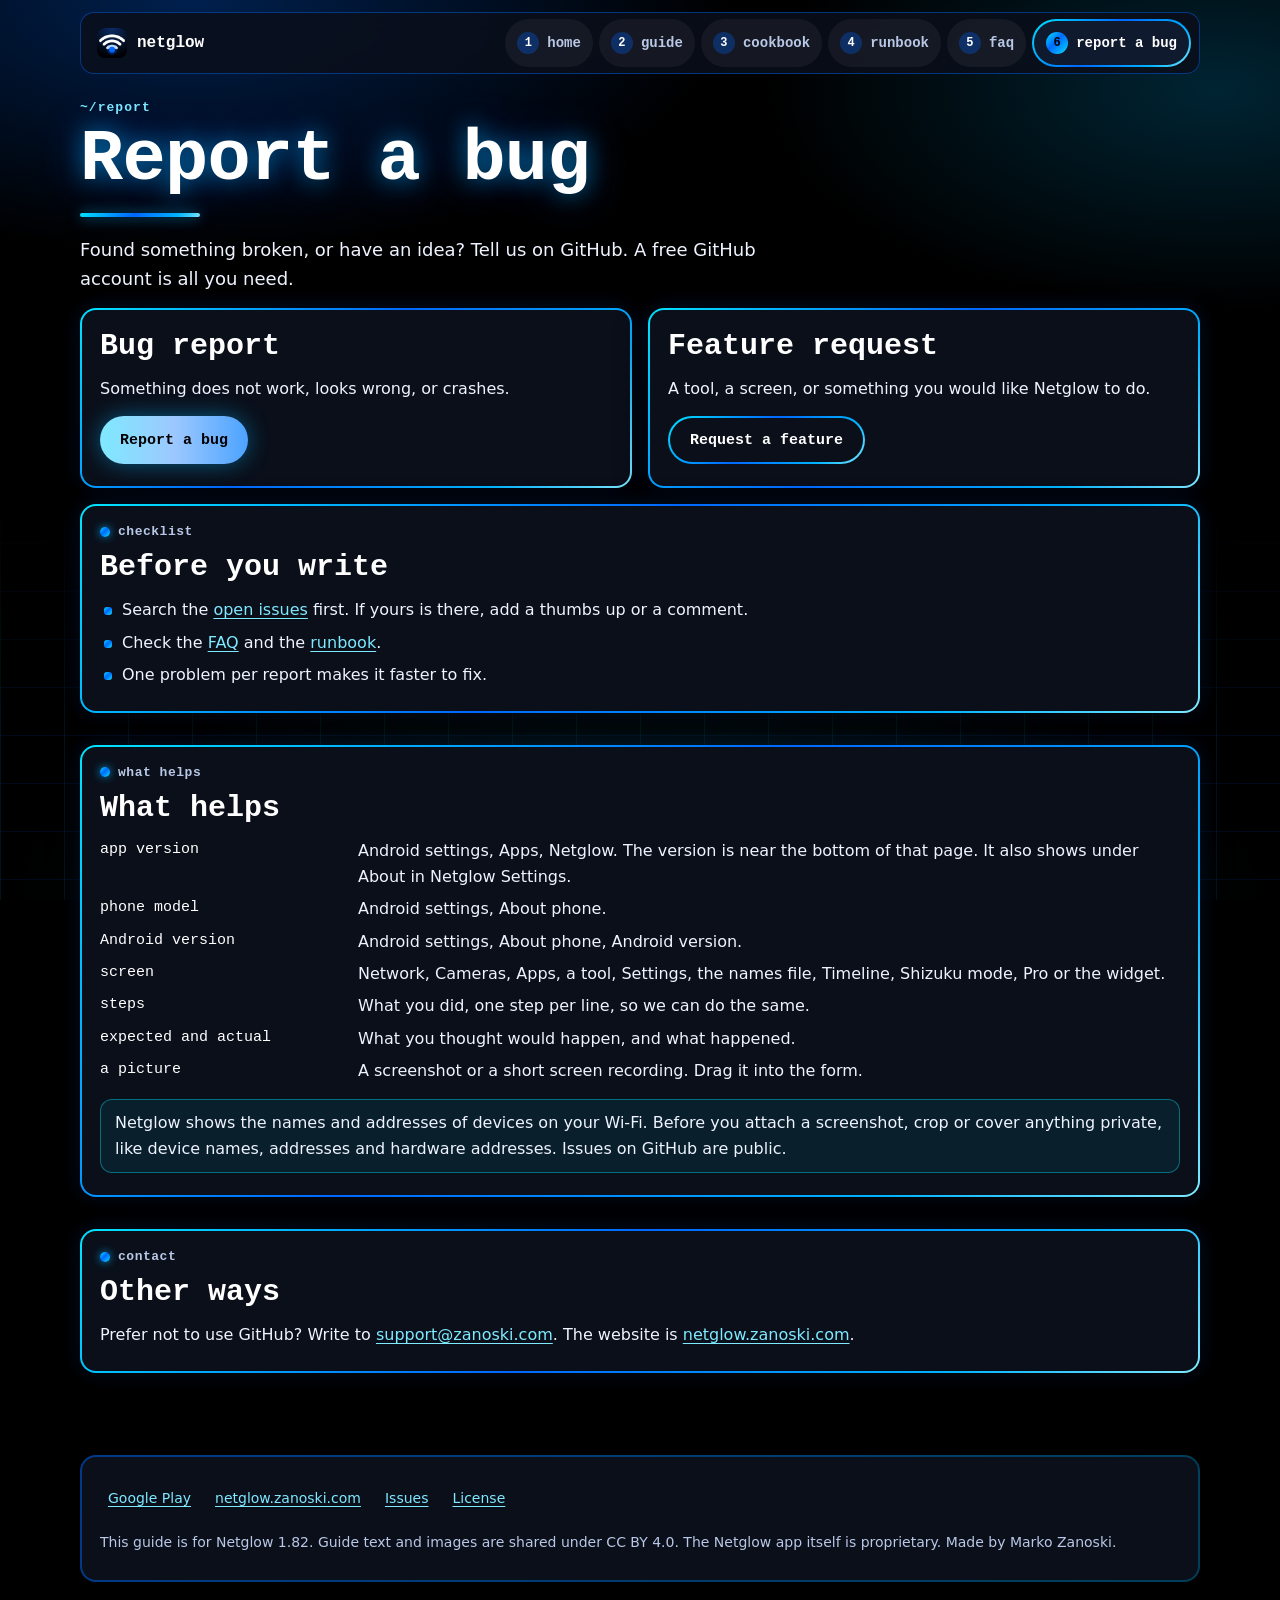
<file: docs/report.html>
<!doctype html>
<html lang="en">
<head>
<meta charset="utf-8">
<meta name="viewport" content="width=device-width, initial-scale=1">
<title>Report a bug · Netglow user guide</title>
<meta name="description" content="How to report a Netglow bug or ask for a feature on GitHub.">
<meta name="theme-color" content="#000000">
<meta property="og:title" content="Report a bug · Netglow user guide">
<meta property="og:description" content="How to report a Netglow bug or ask for a feature on GitHub.">
<meta property="og:image" content="img/network.webp">
<link rel="icon" type="image/png" href="img/icon-192.png">
<link rel="stylesheet" href="style.css">
</head>
<body>
<a class="skip" href="#main">Skip to content</a>
<header class="bar">
  <a class="brand" href="index.html"><img src="img/icon-192.png" alt="" width="30" height="30"><span>netglow</span></a>
  <nav class="nav" aria-label="Guide pages"><ul><li><a href="index.html"><span class="ws" aria-hidden="true">1</span>home</a></li><li><a href="guide.html"><span class="ws" aria-hidden="true">2</span>guide</a></li><li><a href="cookbook.html"><span class="ws" aria-hidden="true">3</span>cookbook</a></li><li><a href="runbook.html"><span class="ws" aria-hidden="true">4</span>runbook</a></li><li><a href="faq.html"><span class="ws" aria-hidden="true">5</span>faq</a></li><li><a href="report.html" aria-current="page"><span class="ws" aria-hidden="true">6</span>report a bug</a></li></ul></nav>
</header>
<div class="wrap">
<main id="main">

<div class="eyebrow">~/report</div>
<h1>Report a bug</h1>
<div class="underline" aria-hidden="true"></div>
<p class="lede">Found something broken, or have an idea? Tell us on GitHub. A free GitHub account is all you need.</p>

<div class="tiles">
<div class="tile"><h2>Bug report</h2><p>Something does not work, looks wrong, or crashes.</p><p><a class="btn" href="https://github.com/Zanoshky/netglow-app/issues/new?template=bug_report.yml">Report a bug</a></p></div>
<div class="tile"><h2>Feature request</h2><p>A tool, a screen, or something you would like Netglow to do.</p><p><a class="btn ghost" href="https://github.com/Zanoshky/netglow-app/issues/new?template=feature_request.yml">Request a feature</a></p></div>
</div>
<div class="tiles one">
<section class="tile" id="before" aria-labelledby="before-h"><div class="title" aria-hidden="true">checklist</div><h2 id="before-h">Before you write</h2>
<ul class="dots"><li>Search the <a href="https://github.com/Zanoshky/netglow-app/issues">open issues</a> first. If yours is there, add a thumbs up or a comment.</li><li>Check the <a href="faq.html">FAQ</a> and the <a href="runbook.html">runbook</a>.</li><li>One problem per report makes it faster to fix.</li></ul>
</section>
<section class="tile" id="helps" aria-labelledby="helps-h"><div class="title" aria-hidden="true">what helps</div><h2 id="helps-h">What helps</h2>
<dl class="keys">
<dt>app version</dt><dd>Android settings, Apps, Netglow. The version is near the bottom of that page. It also shows under About in Netglow Settings.</dd>
<dt>phone model</dt><dd>Android settings, About phone.</dd>
<dt>Android version</dt><dd>Android settings, About phone, Android version.</dd>
<dt>screen</dt><dd>Network, Cameras, Apps, a tool, Settings, the names file, Timeline, Shizuku mode, Pro or the widget.</dd>
<dt>steps</dt><dd>What you did, one step per line, so we can do the same.</dd>
<dt>expected and actual</dt><dd>What you thought would happen, and what happened.</dd>
<dt>a picture</dt><dd>A screenshot or a short screen recording. Drag it into the form.</dd>
</dl>
<p class="note">Netglow shows the names and addresses of devices on your Wi-Fi. Before you attach a screenshot, crop or cover anything private, like device names, addresses and hardware addresses. Issues on GitHub are public.</p>
</section>
<section class="tile" id="other" aria-labelledby="other-h"><div class="title" aria-hidden="true">contact</div><h2 id="other-h">Other ways</h2>
<p>Prefer not to use GitHub? Write to <a href="mailto:support@zanoski.com">support@zanoski.com</a>. The website is <a href="https://netglow.zanoski.com">netglow.zanoski.com</a>.</p>
</section>
</div>
</main>
<footer>
  <div class="tile quiet">
  <ul>
    <li><a href="https://play.google.com/store/apps/details?id=com.zanoshky.netglow&amp;referrer=utm_source%3Dgithub-guide%26utm_medium%3Ddocs%26utm_campaign%3Dnetglow-2026-11">Google Play</a></li>
    <li><a href="https://netglow.zanoski.com">netglow.zanoski.com</a></li>
    <li><a href="https://github.com/Zanoshky/netglow-app/issues">Issues</a></li>
    <li><a href="https://github.com/Zanoshky/netglow-app/blob/main/LICENSE">License</a></li>
  </ul>
  <p>This guide is for Netglow 1.82. Guide text and images are shared under CC BY 4.0. The Netglow app itself is proprietary. Made by Marko Zanoski.</p>
  </div>
</footer>
</div>
</body>
</html>
</file>
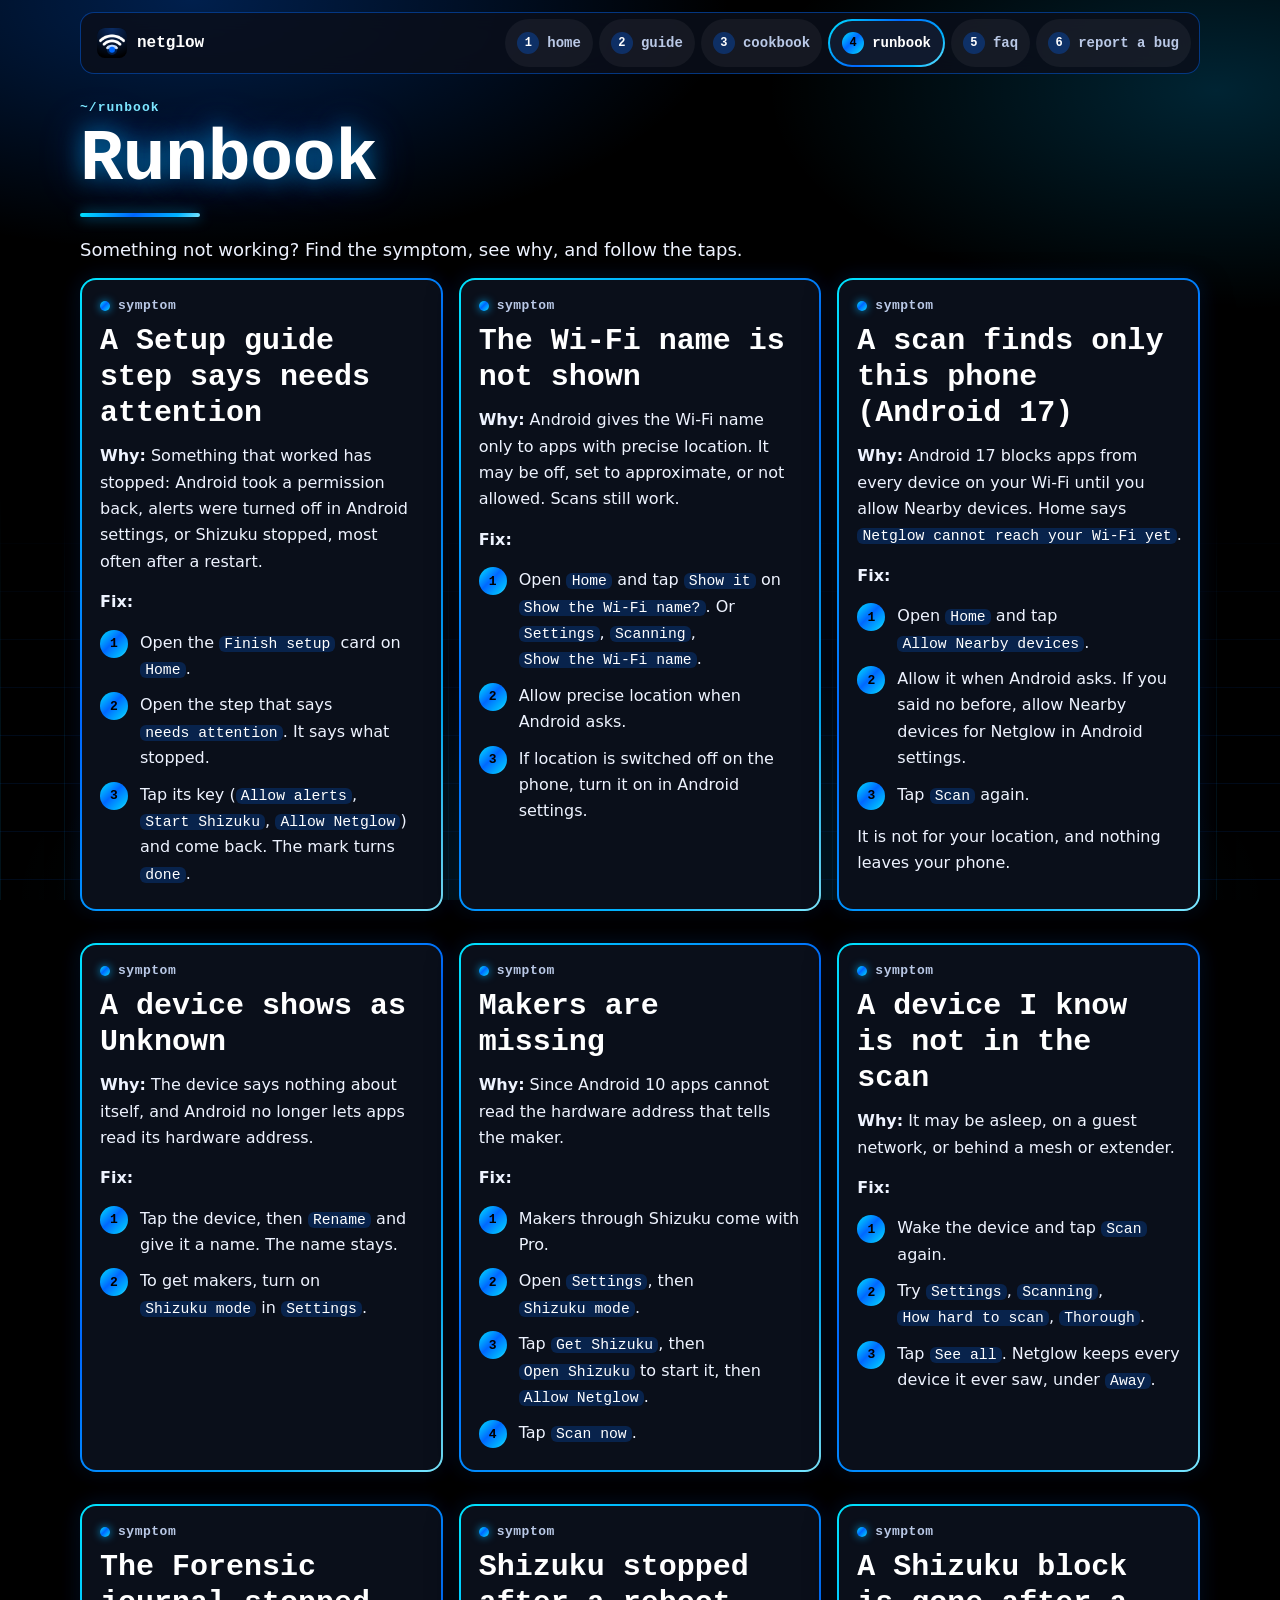
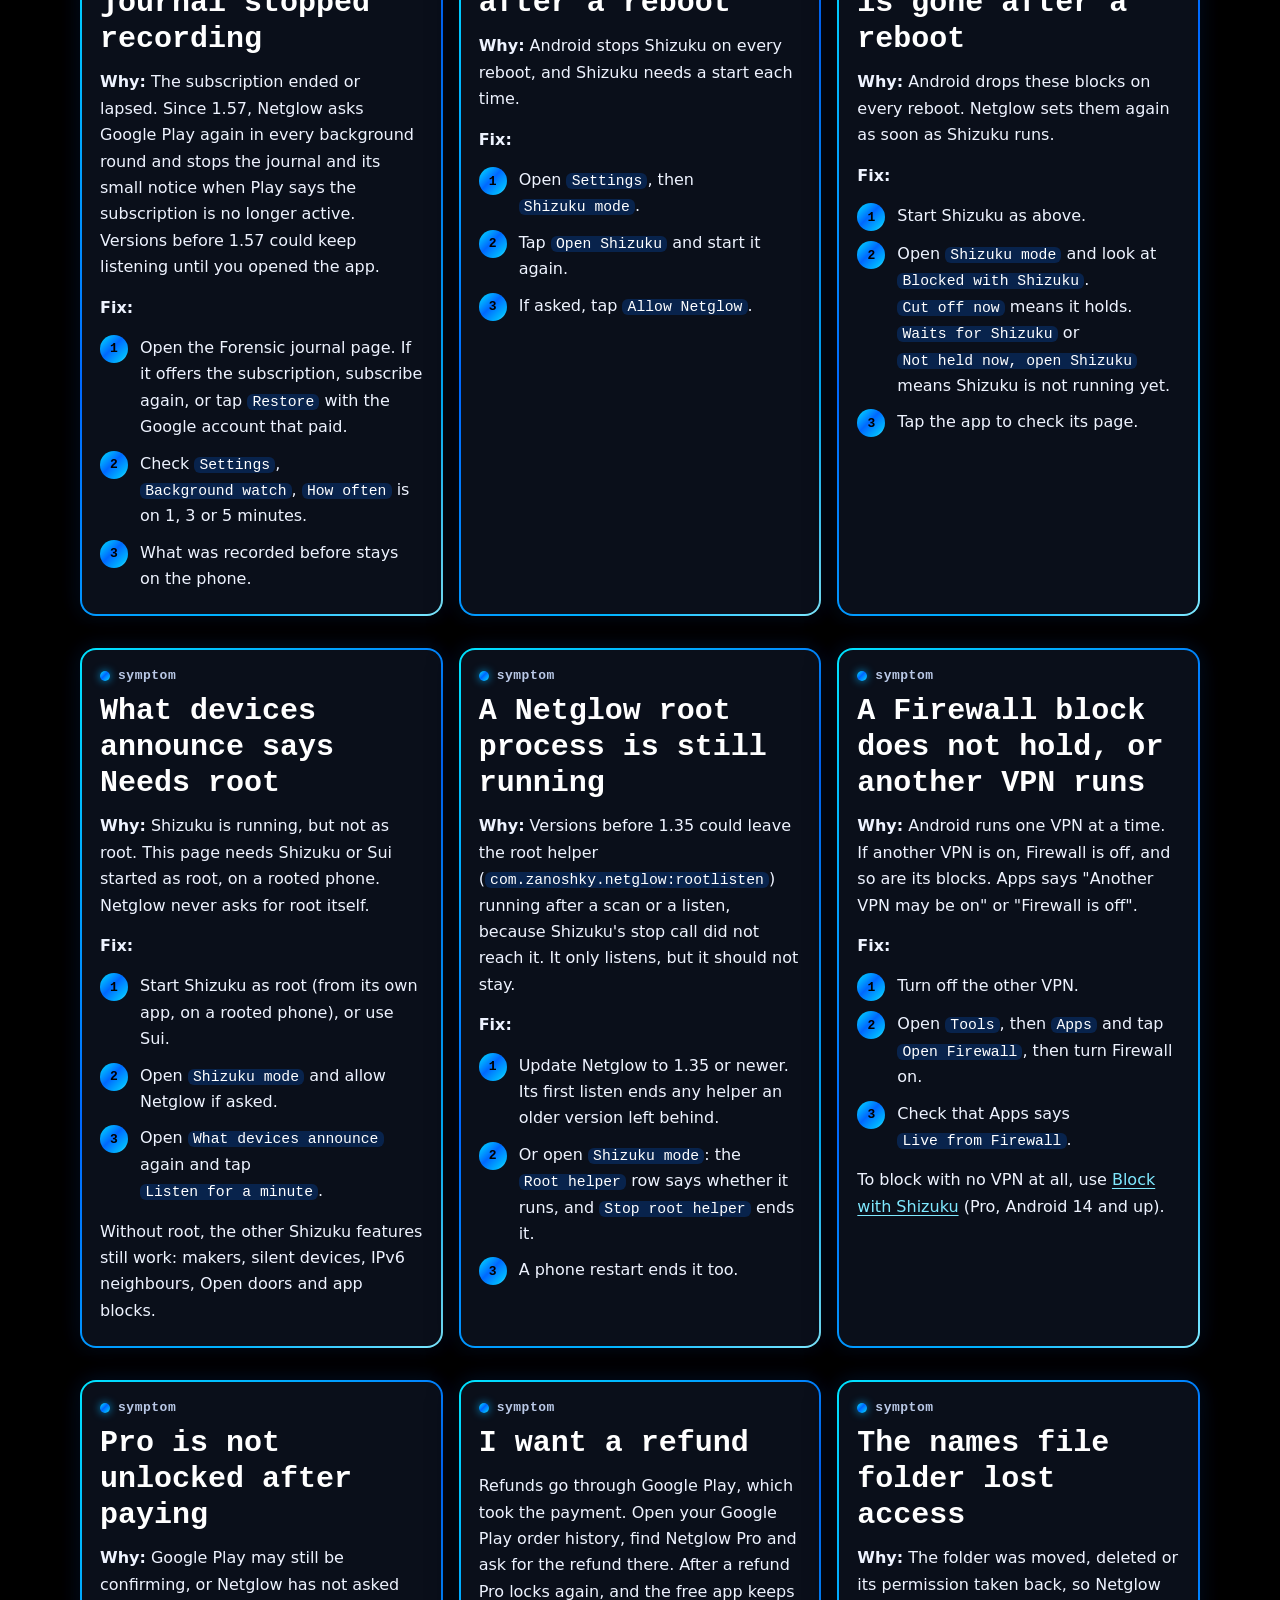
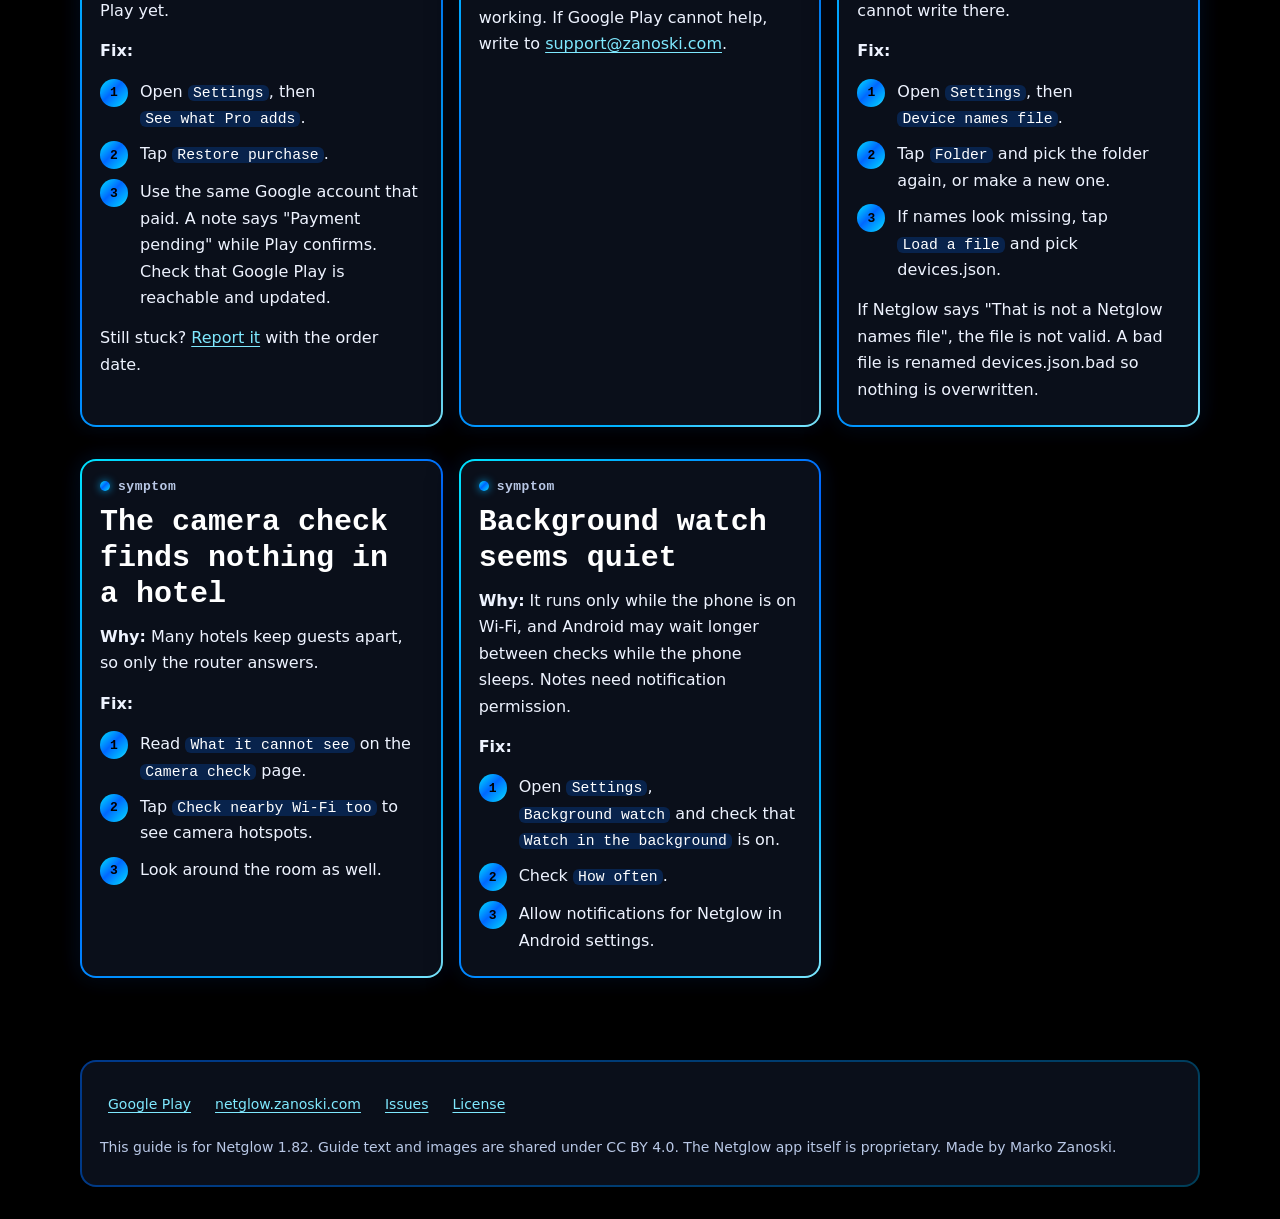
<file: docs/runbook.html>
<!doctype html>
<html lang="en">
<head>
<meta charset="utf-8">
<meta name="viewport" content="width=device-width, initial-scale=1">
<title>Runbook · Netglow user guide</title>
<meta name="description" content="Netglow problems and fixes: Wi-Fi name not shown, unknown devices, Shizuku, Firewall blocks, Pro not unlocked, refunds and the names file.">
<meta name="theme-color" content="#000000">
<meta property="og:title" content="Runbook · Netglow user guide">
<meta property="og:description" content="Netglow problems and fixes: Wi-Fi name not shown, unknown devices, Shizuku, Firewall blocks, Pro not unlocked, refunds and the names file.">
<meta property="og:image" content="img/network.webp">
<link rel="icon" type="image/png" href="img/icon-192.png">
<link rel="stylesheet" href="style.css">
</head>
<body>
<a class="skip" href="#main">Skip to content</a>
<header class="bar">
  <a class="brand" href="index.html"><img src="img/icon-192.png" alt="" width="30" height="30"><span>netglow</span></a>
  <nav class="nav" aria-label="Guide pages"><ul><li><a href="index.html"><span class="ws" aria-hidden="true">1</span>home</a></li><li><a href="guide.html"><span class="ws" aria-hidden="true">2</span>guide</a></li><li><a href="cookbook.html"><span class="ws" aria-hidden="true">3</span>cookbook</a></li><li><a href="runbook.html" aria-current="page"><span class="ws" aria-hidden="true">4</span>runbook</a></li><li><a href="faq.html"><span class="ws" aria-hidden="true">5</span>faq</a></li><li><a href="report.html"><span class="ws" aria-hidden="true">6</span>report a bug</a></li></ul></nav>
</header>
<div class="wrap">
<main id="main">

<div class="eyebrow">~/runbook</div>
<h1>Runbook</h1>
<div class="underline" aria-hidden="true"></div>
<p class="lede">Something not working? Find the symptom, see why, and follow the taps.</p>
<div class="tiles"><section class="tile" id="stepbroke" aria-labelledby="stepbroke-h"><div class="title" aria-hidden="true">symptom</div><h2 id="stepbroke-h">A Setup guide step says needs attention</h2>
<p><b>Why:</b> Something that worked has stopped: Android took a permission back, alerts were turned off in Android settings, or Shizuku stopped, most often after a restart.</p><p><b>Fix:</b></p><ol class="steps"><li>Open the <code>Finish setup</code> card on <code>Home</code>.</li><li>Open the step that says <code>needs attention</code>. It says what stopped.</li><li>Tap its key (<code>Allow alerts</code>, <code>Start Shizuku</code>, <code>Allow Netglow</code>) and come back. The mark turns <code>done</code>.</li></ol>
</section>
<section class="tile" id="ssid" aria-labelledby="ssid-h"><div class="title" aria-hidden="true">symptom</div><h2 id="ssid-h">The Wi-Fi name is not shown</h2>
<p><b>Why:</b> Android gives the Wi-Fi name only to apps with precise location. It may be off, set to approximate, or not allowed. Scans still work.</p><p><b>Fix:</b></p><ol class="steps"><li>Open <code>Home</code> and tap <code>Show it</code> on <code>Show the Wi-Fi name?</code>. Or <code>Settings</code>, <code>Scanning</code>, <code>Show the Wi-Fi name</code>.</li><li>Allow precise location when Android asks.</li><li>If location is switched off on the phone, turn it on in Android settings.</li></ol>
</section>
<section class="tile" id="lan" aria-labelledby="lan-h"><div class="title" aria-hidden="true">symptom</div><h2 id="lan-h">A scan finds only this phone (Android 17)</h2>
<p><b>Why:</b> Android 17 blocks apps from every device on your Wi-Fi until you allow Nearby devices. Home says <code>Netglow cannot reach your Wi-Fi yet</code>.</p><p><b>Fix:</b></p><ol class="steps"><li>Open <code>Home</code> and tap <code>Allow Nearby devices</code>.</li><li>Allow it when Android asks. If you said no before, allow Nearby devices for Netglow in Android settings.</li><li>Tap <code>Scan</code> again.</li></ol><p>It is not for your location, and nothing leaves your phone.</p>
</section>
<section class="tile" id="unknown" aria-labelledby="unknown-h"><div class="title" aria-hidden="true">symptom</div><h2 id="unknown-h">A device shows as Unknown</h2>
<p><b>Why:</b> The device says nothing about itself, and Android no longer lets apps read its hardware address.</p><p><b>Fix:</b></p><ol class="steps"><li>Tap the device, then <code>Rename</code> and give it a name. The name stays.</li><li>To get makers, turn on <code>Shizuku mode</code> in <code>Settings</code>.</li></ol>
</section>
<section class="tile" id="makers" aria-labelledby="makers-h"><div class="title" aria-hidden="true">symptom</div><h2 id="makers-h">Makers are missing</h2>
<p><b>Why:</b> Since Android 10 apps cannot read the hardware address that tells the maker.</p><p><b>Fix:</b></p><ol class="steps"><li>Makers through Shizuku come with Pro.</li><li>Open <code>Settings</code>, then <code>Shizuku mode</code>.</li><li>Tap <code>Get Shizuku</code>, then <code>Open Shizuku</code> to start it, then <code>Allow Netglow</code>.</li><li>Tap <code>Scan now</code>.</li></ol>
</section>
<section class="tile" id="missing" aria-labelledby="missing-h"><div class="title" aria-hidden="true">symptom</div><h2 id="missing-h">A device I know is not in the scan</h2>
<p><b>Why:</b> It may be asleep, on a guest network, or behind a mesh or extender.</p><p><b>Fix:</b></p><ol class="steps"><li>Wake the device and tap <code>Scan</code> again.</li><li>Try <code>Settings</code>, <code>Scanning</code>, <code>How hard to scan</code>, <code>Thorough</code>.</li><li>Tap <code>See all</code>. Netglow keeps every device it ever saw, under <code>Away</code>.</li></ol>
</section>
<section class="tile" id="jstop" aria-labelledby="jstop-h"><div class="title" aria-hidden="true">symptom</div><h2 id="jstop-h">The Forensic journal stopped recording</h2>
<p><b>Why:</b> The subscription ended or lapsed. Since 1.57, Netglow asks Google Play again in every background round and stops the journal and its small notice when Play says the subscription is no longer active. Versions before 1.57 could keep listening until you opened the app.</p><p><b>Fix:</b></p><ol class="steps"><li>Open the Forensic journal page. If it offers the subscription, subscribe again, or tap <code>Restore</code> with the Google account that paid.</li><li>Check <code>Settings</code>, <code>Background watch</code>, <code>How often</code> is on 1, 3 or 5 minutes.</li><li>What was recorded before stays on the phone.</li></ol>
</section>
<section class="tile" id="szreboot" aria-labelledby="szreboot-h"><div class="title" aria-hidden="true">symptom</div><h2 id="szreboot-h">Shizuku stopped after a reboot</h2>
<p><b>Why:</b> Android stops Shizuku on every reboot, and Shizuku needs a start each time.</p><p><b>Fix:</b></p><ol class="steps"><li>Open <code>Settings</code>, then <code>Shizuku mode</code>.</li><li>Tap <code>Open Shizuku</code> and start it again.</li><li>If asked, tap <code>Allow Netglow</code>.</li></ol>
</section>
<section class="tile" id="szblock" aria-labelledby="szblock-h"><div class="title" aria-hidden="true">symptom</div><h2 id="szblock-h">A Shizuku block is gone after a reboot</h2>
<p><b>Why:</b> Android drops these blocks on every reboot. Netglow sets them again as soon as Shizuku runs.</p><p><b>Fix:</b></p><ol class="steps"><li>Start Shizuku as above.</li><li>Open <code>Shizuku mode</code> and look at <code>Blocked with Shizuku</code>. <code>Cut off now</code> means it holds. <code>Waits for Shizuku</code> or <code>Not held now, open Shizuku</code> means Shizuku is not running yet.</li><li>Tap the app to check its page.</li></ol>
</section>
<section class="tile" id="needroot" aria-labelledby="needroot-h"><div class="title" aria-hidden="true">symptom</div><h2 id="needroot-h">What devices announce says Needs root</h2>
<p><b>Why:</b> Shizuku is running, but not as root. This page needs Shizuku or Sui started as root, on a rooted phone. Netglow never asks for root itself.</p><p><b>Fix:</b></p><ol class="steps"><li>Start Shizuku as root (from its own app, on a rooted phone), or use Sui.</li><li>Open <code>Shizuku mode</code> and allow Netglow if asked.</li><li>Open <code>What devices announce</code> again and tap <code>Listen for a minute</code>.</li></ol><p>Without root, the other Shizuku features still work: makers, silent devices, IPv6 neighbours, Open doors and app blocks.</p>
</section>
<section class="tile" id="roothelper" aria-labelledby="roothelper-h"><div class="title" aria-hidden="true">symptom</div><h2 id="roothelper-h">A Netglow root process is still running</h2>
<p><b>Why:</b> Versions before 1.35 could leave the root helper (<code>com.zanoshky.netglow:rootlisten</code>) running after a scan or a listen, because Shizuku's stop call did not reach it. It only listens, but it should not stay.</p><p><b>Fix:</b></p><ol class="steps"><li>Update Netglow to 1.35 or newer. Its first listen ends any helper an older version left behind.</li><li>Or open <code>Shizuku mode</code>: the <code>Root helper</code> row says whether it runs, and <code>Stop root helper</code> ends it.</li><li>A phone restart ends it too.</li></ol>
</section>
<section class="tile" id="vpn" aria-labelledby="vpn-h"><div class="title" aria-hidden="true">symptom</div><h2 id="vpn-h">A Firewall block does not hold, or another VPN runs</h2>
<p><b>Why:</b> Android runs one VPN at a time. If another VPN is on, Firewall is off, and so are its blocks. Apps says "Another VPN may be on" or "Firewall is off".</p><p><b>Fix:</b></p><ol class="steps"><li>Turn off the other VPN.</li><li>Open <code>Tools</code>, then <code>Apps</code> and tap <code>Open Firewall</code>, then turn Firewall on.</li><li>Check that Apps says <code>Live from Firewall</code>.</li></ol><p>To block with no VPN at all, use <a href="cookbook.html#szblock">Block with Shizuku</a> (Pro, Android 14 and up).</p>
</section>
<section class="tile" id="pro" aria-labelledby="pro-h"><div class="title" aria-hidden="true">symptom</div><h2 id="pro-h">Pro is not unlocked after paying</h2>
<p><b>Why:</b> Google Play may still be confirming, or Netglow has not asked Play yet.</p><p><b>Fix:</b></p><ol class="steps"><li>Open <code>Settings</code>, then <code>See what Pro adds</code>.</li><li>Tap <code>Restore purchase</code>.</li><li>Use the same Google account that paid. A note says "Payment pending" while Play confirms. Check that Google Play is reachable and updated.</li></ol><p>Still stuck? <a href="report.html">Report it</a> with the order date.</p>
</section>
<section class="tile" id="refund" aria-labelledby="refund-h"><div class="title" aria-hidden="true">symptom</div><h2 id="refund-h">I want a refund</h2>
<p>Refunds go through Google Play, which took the payment. Open your Google Play order history, find Netglow Pro and ask for the refund there. After a refund Pro locks again, and the free app keeps working. If Google Play cannot help, write to <a href="mailto:support@zanoski.com">support@zanoski.com</a>.</p>
</section>
<section class="tile" id="folder" aria-labelledby="folder-h"><div class="title" aria-hidden="true">symptom</div><h2 id="folder-h">The names file folder lost access</h2>
<p><b>Why:</b> The folder was moved, deleted or its permission taken back, so Netglow cannot write there.</p><p><b>Fix:</b></p><ol class="steps"><li>Open <code>Settings</code>, then <code>Device names file</code>.</li><li>Tap <code>Folder</code> and pick the folder again, or make a new one.</li><li>If names look missing, tap <code>Load a file</code> and pick devices.json.</li></ol><p>If Netglow says "That is not a Netglow names file", the file is not valid. A bad file is renamed devices.json.bad so nothing is overwritten.</p>
</section>
<section class="tile" id="cam" aria-labelledby="cam-h"><div class="title" aria-hidden="true">symptom</div><h2 id="cam-h">The camera check finds nothing in a hotel</h2>
<p><b>Why:</b> Many hotels keep guests apart, so only the router answers.</p><p><b>Fix:</b></p><ol class="steps"><li>Read <code>What it cannot see</code> on the <code>Camera check</code> page.</li><li>Tap <code>Check nearby Wi-Fi too</code> to see camera hotspots.</li><li>Look around the room as well.</li></ol>
</section>
<section class="tile" id="watch" aria-labelledby="watch-h"><div class="title" aria-hidden="true">symptom</div><h2 id="watch-h">Background watch seems quiet</h2>
<p><b>Why:</b> It runs only while the phone is on Wi-Fi, and Android may wait longer between checks while the phone sleeps. Notes need notification permission.</p><p><b>Fix:</b></p><ol class="steps"><li>Open <code>Settings</code>, <code>Background watch</code> and check that <code>Watch in the background</code> is on.</li><li>Check <code>How often</code>.</li><li>Allow notifications for Netglow in Android settings.</li></ol>
</section>
</div>
</main>
<footer>
  <div class="tile quiet">
  <ul>
    <li><a href="https://play.google.com/store/apps/details?id=com.zanoshky.netglow&amp;referrer=utm_source%3Dgithub-guide%26utm_medium%3Ddocs%26utm_campaign%3Dnetglow-2026-11">Google Play</a></li>
    <li><a href="https://netglow.zanoski.com">netglow.zanoski.com</a></li>
    <li><a href="https://github.com/Zanoshky/netglow-app/issues">Issues</a></li>
    <li><a href="https://github.com/Zanoshky/netglow-app/blob/main/LICENSE">License</a></li>
  </ul>
  <p>This guide is for Netglow 1.82. Guide text and images are shared under CC BY 4.0. The Netglow app itself is proprietary. Made by Marko Zanoski.</p>
  </div>
</footer>
</div>
</body>
</html>
</file>
<file: docs/style.css>
/* Netglow user guide. True black with Netglow blue, glowing tile borders. Text sits at 7:1 or more. */
:root {
  --bg: #000000;
  --tile: #0a0f1a;
  --tile2: #101a2e;
  --fg: #eef3ff;
  --dim: #b9c8e6;
  --link: #7fe9ff;
  --pink: #4da3ff;
  --violet: #0068ff;
  --cyan: #00e5ff;
  --amber: #7fe9ff;
  --grad: linear-gradient(135deg, #00e5ff, #0068ff 45%, #00b4ff 80%, #7fe9ff);
  --round: 16px;
  --gap-in: 10px;
  --gap-out: 16px;
  --mono: "JetBrains Mono", ui-monospace, "SF Mono", "Cascadia Mono", "Roboto Mono", Menlo, Consolas, monospace;
  --sans: system-ui, -apple-system, "Segoe UI", Roboto, sans-serif;
  color-scheme: dark;
}
* { box-sizing: border-box; }
html {
  -webkit-text-size-adjust: 100%;
  background:
    radial-gradient(60% 40% at 15% 0%, rgba(0, 104, 255, 0.30), transparent 70%),
    radial-gradient(50% 35% at 95% 10%, rgba(0, 180, 255, 0.20), transparent 70%),
    radial-gradient(70% 40% at 50% 100%, rgba(0, 229, 255, 0.14), transparent 70%),
    var(--bg);
  background-attachment: fixed;
}
body {
  margin: 0;
  color: var(--fg);
  background: transparent;
  font: 16px/1.65 var(--sans);
  padding-inline: 16px;
}
/* a faint synthwave floor grid, fixed behind everything */
body::before {
  content: ""; position: fixed; inset: 55% 0 0 0; z-index: -1; pointer-events: none;
  background:
    repeating-linear-gradient(to right, rgba(0, 180, 255, 0.10) 0 1px, transparent 1px 64px),
    repeating-linear-gradient(to bottom, rgba(0, 104, 255, 0.10) 0 1px, transparent 1px 48px);
  -webkit-mask-image: linear-gradient(to bottom, transparent, #000 60%);
  mask-image: linear-gradient(to bottom, transparent, #000 60%);
}
a { color: var(--link); text-underline-offset: 3px; }
a:hover { color: #ffffff; }
:focus-visible { outline: 3px solid var(--link); outline-offset: 3px; border-radius: 6px; }
img { max-width: 100%; height: auto; }
code, kbd, pre { font-family: var(--mono); }
code, kbd { color: #ffffff; background: rgba(0, 104, 255, 0.22); border-radius: 6px; padding: 0 0.35em; white-space: nowrap; font-size: 0.92em; }
.skip { position: absolute; left: 16px; top: -100px; z-index: 10; background: var(--tile); color: #fff; padding: 12px 16px; border-radius: 10px; border: 2px solid var(--link); }
.skip:focus { top: 8px; }
.wrap { max-width: 1120px; margin: 0 auto; }

/* ---------- gradient bordered tile, like a focused Hyprland window ---------- */
.tile {
  position: relative;
  border: 2px solid transparent;
  border-radius: var(--round);
  background: linear-gradient(var(--tile), var(--tile)) padding-box, var(--grad) border-box;
  padding: 18px 18px 8px;
  box-shadow: 0 10px 30px rgba(0, 0, 0, 0.6), 0 0 22px rgba(0, 104, 255, 0.18);
}
.tile.quiet { background: linear-gradient(var(--tile), var(--tile)) padding-box, linear-gradient(135deg, rgba(0, 104, 255, 0.55), rgba(0, 180, 255, 0.35)) border-box; box-shadow: 0 8px 24px rgba(0, 0, 0, 0.5); }
.tile > .title {
  display: flex; align-items: center; gap: 8px; margin: -6px 0 10px;
  font: 700 13px var(--mono); color: var(--dim); text-transform: lowercase; letter-spacing: 0.04em;
}
.tile > .title::before { content: ""; width: 10px; height: 10px; border-radius: 50%; background: var(--grad); box-shadow: 0 0 8px rgba(0, 180, 255, 0.8); }

/* ---------- waybar ---------- */
.bar {
  margin: 12px auto 0; max-width: 1120px;
  display: flex; flex-wrap: wrap; align-items: center; gap: 6px 12px;
  padding: 6px 8px; border-radius: 14px;
  background: rgba(10, 15, 26, 0.85); border: 1px solid rgba(0, 104, 255, 0.45);
  backdrop-filter: blur(10px); -webkit-backdrop-filter: blur(10px);
}
.brand { display: inline-flex; align-items: center; gap: 10px; min-height: 48px; padding: 0 8px; color: #fff; text-decoration: none; font: 700 16px var(--mono); }
.brand img { width: 30px; height: 30px; border-radius: 8px; }
.nav { margin-left: auto; }
.nav ul { list-style: none; margin: 0; padding: 0; display: flex; flex-wrap: wrap; gap: 6px; }
.nav a {
  display: inline-flex; align-items: center; gap: 8px; min-height: 48px; padding: 0 12px;
  border-radius: 999px; color: var(--dim); text-decoration: none; font: 600 14px var(--mono);
  background: rgba(255, 255, 255, 0.05);
}
.nav a .ws { display: inline-grid; place-items: center; width: 22px; height: 22px; border-radius: 50%; background: rgba(0, 104, 255, 0.3); color: #fff; font-size: 12px; }
.nav a:hover { color: #fff; background: rgba(0, 104, 255, 0.22); }
.nav a[aria-current="page"] { color: #fff; background: linear-gradient(var(--tile2), var(--tile2)) padding-box, var(--grad) border-box; border: 2px solid transparent; }
.nav a[aria-current="page"] .ws { background: var(--grad); color: #000000; }

/* ---------- type ---------- */
h1, h2, h3 { color: #ffffff; line-height: 1.2; }
h1 { font: 800 clamp(34px, 8vw, 72px)/1.05 var(--mono); margin: 0 0 14px; letter-spacing: -0.01em;
     text-shadow: 0 0 22px rgba(0, 180, 255, 0.55), 0 0 44px rgba(0, 104, 255, 0.45); }
h2 { font: 800 clamp(22px, 4.2vw, 30px)/1.2 var(--mono); margin: 0 0 12px; }
h3 { font: 700 18px/1.3 var(--mono); margin: 20px 0 8px; }
p { margin: 0 0 14px; }
.lede { font-size: 18px; max-width: 60ch; }
.dim { color: var(--dim); }
.eyebrow { font: 700 13px var(--mono); color: var(--link); letter-spacing: 0.08em; text-transform: lowercase; margin-bottom: 8px; }
.underline { height: 4px; width: 120px; border-radius: 4px; background: var(--grad); margin: 0 0 18px; box-shadow: 0 0 14px rgba(0, 180, 255, 0.7); }

main { padding-block: 26px 40px; }
section { margin-block: 0 var(--gap-out); scroll-margin-top: 16px; }
.tiles { display: grid; gap: var(--gap-out); grid-template-columns: repeat(auto-fit, minmax(min(100%, 300px), 1fr)); margin-bottom: var(--gap-out); }
.tiles.one { grid-template-columns: minmax(0, 1fr); }
.tiles > * { min-width: 0; }

/* ---------- hero ---------- */
.hero { display: grid; gap: 24px; align-items: center; grid-template-columns: 1fr; margin-bottom: var(--gap-out); }
@media (min-width: 820px) { .hero { grid-template-columns: 1.3fr 1fr; } }
.actions { display: flex; flex-wrap: wrap; gap: 12px; margin: 18px 0 10px; }
.btn {
  display: inline-flex; align-items: center; justify-content: center; min-height: 48px; padding: 0 20px;
  border-radius: 999px; font: 700 15px var(--mono); text-decoration: none; color: #000000;
  background: linear-gradient(90deg, #7fe9ff, #9cc8ff 50%, #4da3ff);
  box-shadow: 0 0 22px rgba(0, 180, 255, 0.45);
}
.btn:hover { color: #000000; filter: brightness(1.08); }
.btn.ghost { color: #fff; background: linear-gradient(var(--tile), var(--tile)) padding-box, var(--grad) border-box; border: 2px solid transparent; box-shadow: none; }
.btn.ghost:hover { color: #fff; }

.phone {
  position: relative; margin: 0 auto; width: min(100%, 320px); border-radius: 26px; padding: 3px;
  background: var(--grad);
  box-shadow: 0 0 30px rgba(0, 180, 255, 0.35), 0 0 60px rgba(0, 229, 255, 0.18);
}
.phone img { display: block; width: 100%; height: auto; border-radius: 23px; background: #000; }

/* ---------- screenshot strip ---------- */
.shots-wrap { overflow-x: auto; scroll-snap-type: x mandatory; padding: 8px 4px 16px; border-radius: 12px; }
.shots { list-style: none; margin: 0; padding: 0; display: flex; gap: 18px; }
.shots li { flex: 0 0 auto; width: 200px; scroll-snap-align: start; }
.shots figure { margin: 0; }
.shots .phone { width: 200px; border-radius: 18px; padding: 2px; }
.shots .phone img { border-radius: 16px; }
.shots figcaption { color: var(--dim); font-size: 14px; margin-top: 10px; }

/* ---------- lists ---------- */
ul.dots { padding-left: 0; list-style: none; margin: 0 0 14px; }
ul.dots li { position: relative; padding-left: 22px; margin-bottom: 6px; }
ul.dots li::before { content: ""; position: absolute; left: 4px; top: 0.62em; width: 8px; height: 8px; border-radius: 3px; background: var(--grad); }
ol.steps { counter-reset: s; list-style: none; padding: 0; margin: 0 0 14px; }
ol.steps li { counter-increment: s; position: relative; padding-left: 40px; margin-bottom: 10px; min-height: 28px; }
ol.steps li::before {
  content: counter(s); position: absolute; left: 0; top: 0; width: 28px; height: 28px; border-radius: 50%;
  display: grid; place-items: center; font: 700 13px var(--mono); color: #000000; background: var(--grad);
}
dl.keys { display: grid; grid-template-columns: minmax(0, 15em) minmax(0, 1fr); gap: 6px 18px; margin: 0 0 14px; }
dl.keys dt { color: #fff; font-family: var(--mono); font-size: 15px; }
dl.keys dd { margin: 0; }
@media (max-width: 560px) { dl.keys { grid-template-columns: 1fr; gap: 0; } dl.keys dd { margin-bottom: 10px; color: var(--dim); } }

pre.conf {
  font-size: 14px; line-height: 1.55; color: #e6eeff; background: #05080f; border-radius: 12px;
  padding: 14px 16px; overflow-x: auto; margin: 0 0 14px; border: 1px solid rgba(0, 104, 255, 0.4);
}
pre.conf .c { color: #a9bbdd; }
pre.conf .k { color: #7fe9ff; }
pre.conf .v { color: #a9d4ff; }

/* ---------- table of contents ---------- */
.toc ol { list-style: none; padding: 0; margin: 0; columns: 2 230px; column-gap: 24px; }
.toc li { break-inside: avoid; }
.toc a { display: flex; align-items: center; gap: 10px; min-height: 48px; text-decoration: none; color: var(--fg); }
.toc a:hover { color: #fff; }
.toc .n { display: inline-grid; place-items: center; min-width: 30px; height: 30px; border-radius: 9px; background: rgba(0, 104, 255, 0.28); color: #fff; font: 700 13px var(--mono); }

/* ---------- faq ---------- */
details { border-radius: 12px; background: var(--tile); border: 1px solid rgba(0, 104, 255, 0.45); margin-bottom: 10px; }
summary { cursor: pointer; min-height: 48px; display: flex; align-items: center; padding: 8px 16px; color: #fff; font-weight: 700; list-style: none; }
summary::-webkit-details-marker { display: none; }
summary::before { content: "›"; color: var(--pink); font: 700 20px var(--mono); margin-right: 12px; transition: transform 0.2s; }
details[open] summary::before { transform: rotate(90deg); }
details > div { padding: 0 16px 6px 38px; }

.note { border-radius: 12px; padding: 10px 14px; margin: 0 0 14px; background: rgba(0, 229, 255, 0.08); border: 1px solid rgba(0, 229, 255, 0.4); }

footer { padding-block: 10px 32px; color: var(--dim); font-size: 14px; }
footer .tile { padding-bottom: 12px; }
footer ul { list-style: none; padding: 0; margin: 0 0 8px; display: flex; flex-wrap: wrap; gap: 4px 8px; }
footer a { display: inline-flex; align-items: center; min-height: 48px; padding: 0 8px; }

@media (prefers-reduced-motion: reduce) { summary::before { transition: none; } }
.tile > :first-child { margin-top: 0; }

/* two phone shots side by side in the guide, stacked on small screens */
.pair { display: flex; flex-wrap: wrap; gap: 18px; margin: 16px 0; }
.pair figure { margin: 0; flex: 0 1 220px; }
.pair .phone { margin: 0; width: 100%; max-width: 220px; border-radius: 18px; padding: 2px; }
.pair .phone img { border-radius: 16px; }
.pair figcaption { color: var(--dim); font-size: 14px; margin-top: 10px; }

/* ---------- bigger screens show more: the wrap widens on a 4K screen ---------- */
@media (min-width: 1700px) { .wrap, .bar { max-width: 1520px; } body { font-size: 17px; } }
@media (min-width: 2600px) { .wrap, .bar { max-width: 2040px; } body { font-size: 19px; } }

/* ---------- numbers row, like waybar modules ---------- */
.stats { list-style: none; margin: 0 0 var(--gap-out); padding: 0; display: grid; gap: var(--gap-in); grid-template-columns: repeat(auto-fit, minmax(min(100%, 150px), 1fr)); }
.stats li { border-radius: 12px; padding: 12px 14px; background: linear-gradient(var(--tile), var(--tile)) padding-box, var(--grad) border-box; border: 2px solid transparent; }
.stats b { display: block; font: 700 26px/1.2 var(--mono); background: var(--grad); -webkit-background-clip: text; background-clip: text; color: transparent; }
.stats span { color: var(--dim); font-size: 14px; }

/* ---------- looks gallery: two a row on a phone, more as the screen grows ---------- */
.looks { list-style: none; margin: 0 0 14px; padding: 0; display: grid; gap: 22px 12px; grid-template-columns: repeat(2, minmax(0, 1fr)); }
@media (min-width: 700px) { .looks { grid-template-columns: repeat(auto-fill, minmax(180px, 1fr)); gap: 24px 18px; } }
.looks figure { margin: 0; }
.looks .phone { width: 100%; border-radius: 18px; padding: 2px; }
.looks .phone img { border-radius: 16px; }
.looks figcaption { margin-top: 10px; font-size: 14px; color: var(--dim); }
.looks figcaption b { display: block; color: #ffffff; font: 700 15px var(--mono); }
.cols { columns: 2 320px; column-gap: 32px; }
.cols li { break-inside: avoid; }

/* wide screenshot (two panels) */
.wide { max-width: 720px; margin: 16px 0; }
.wide .phone { width: 100%; max-width: 720px; border-radius: 18px; padding: 2px; }
.wide .phone img { border-radius: 16px; }
.wide figcaption { color: var(--dim); font-size: 14px; margin-top: 10px; }
.wide { margin-inline: 0; }
.chips { list-style: none; display: flex; flex-wrap: wrap; gap: 8px; padding: 0; margin: 0 0 var(--gap-out); }
.chips li { border-radius: 999px; padding: 6px 14px; border: 1px solid rgba(0, 180, 255, 0.5); background: rgba(0, 104, 255, 0.14); color: #fff; font: 600 14px var(--mono); }
</file>
